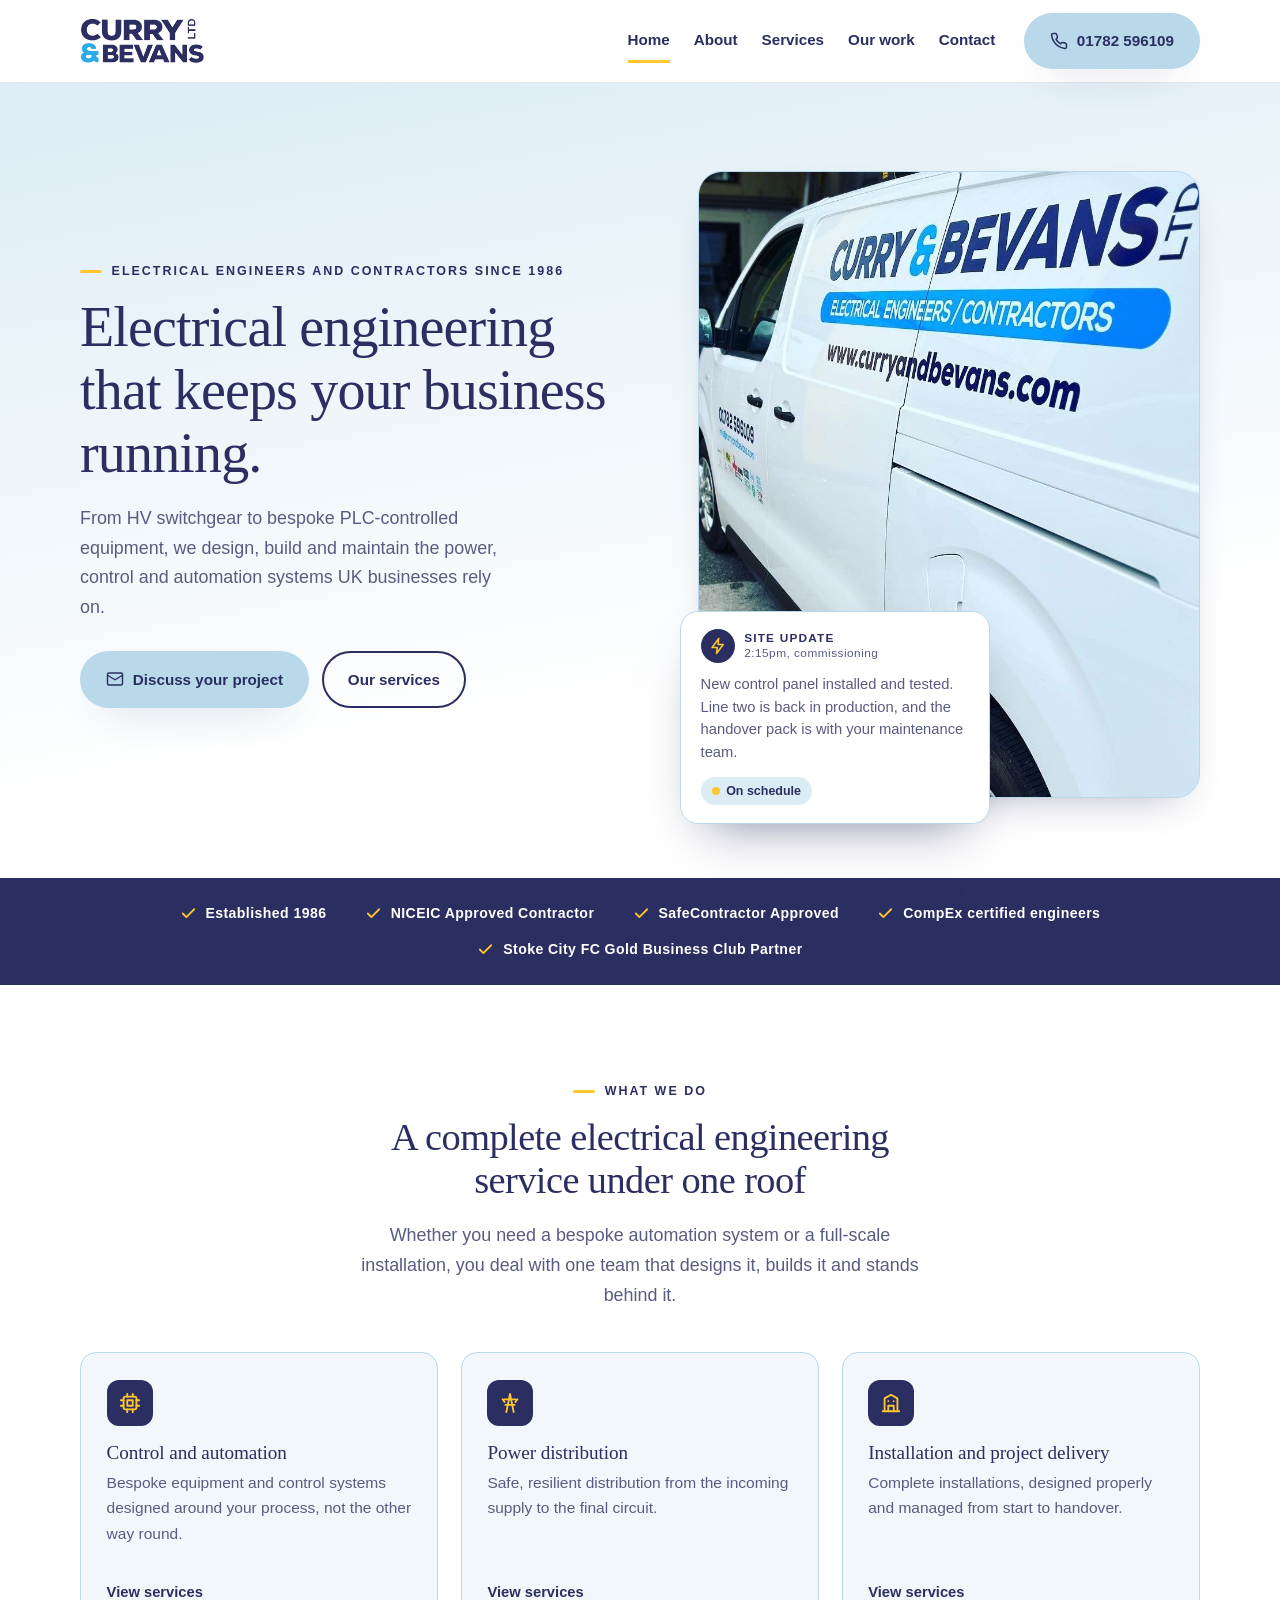
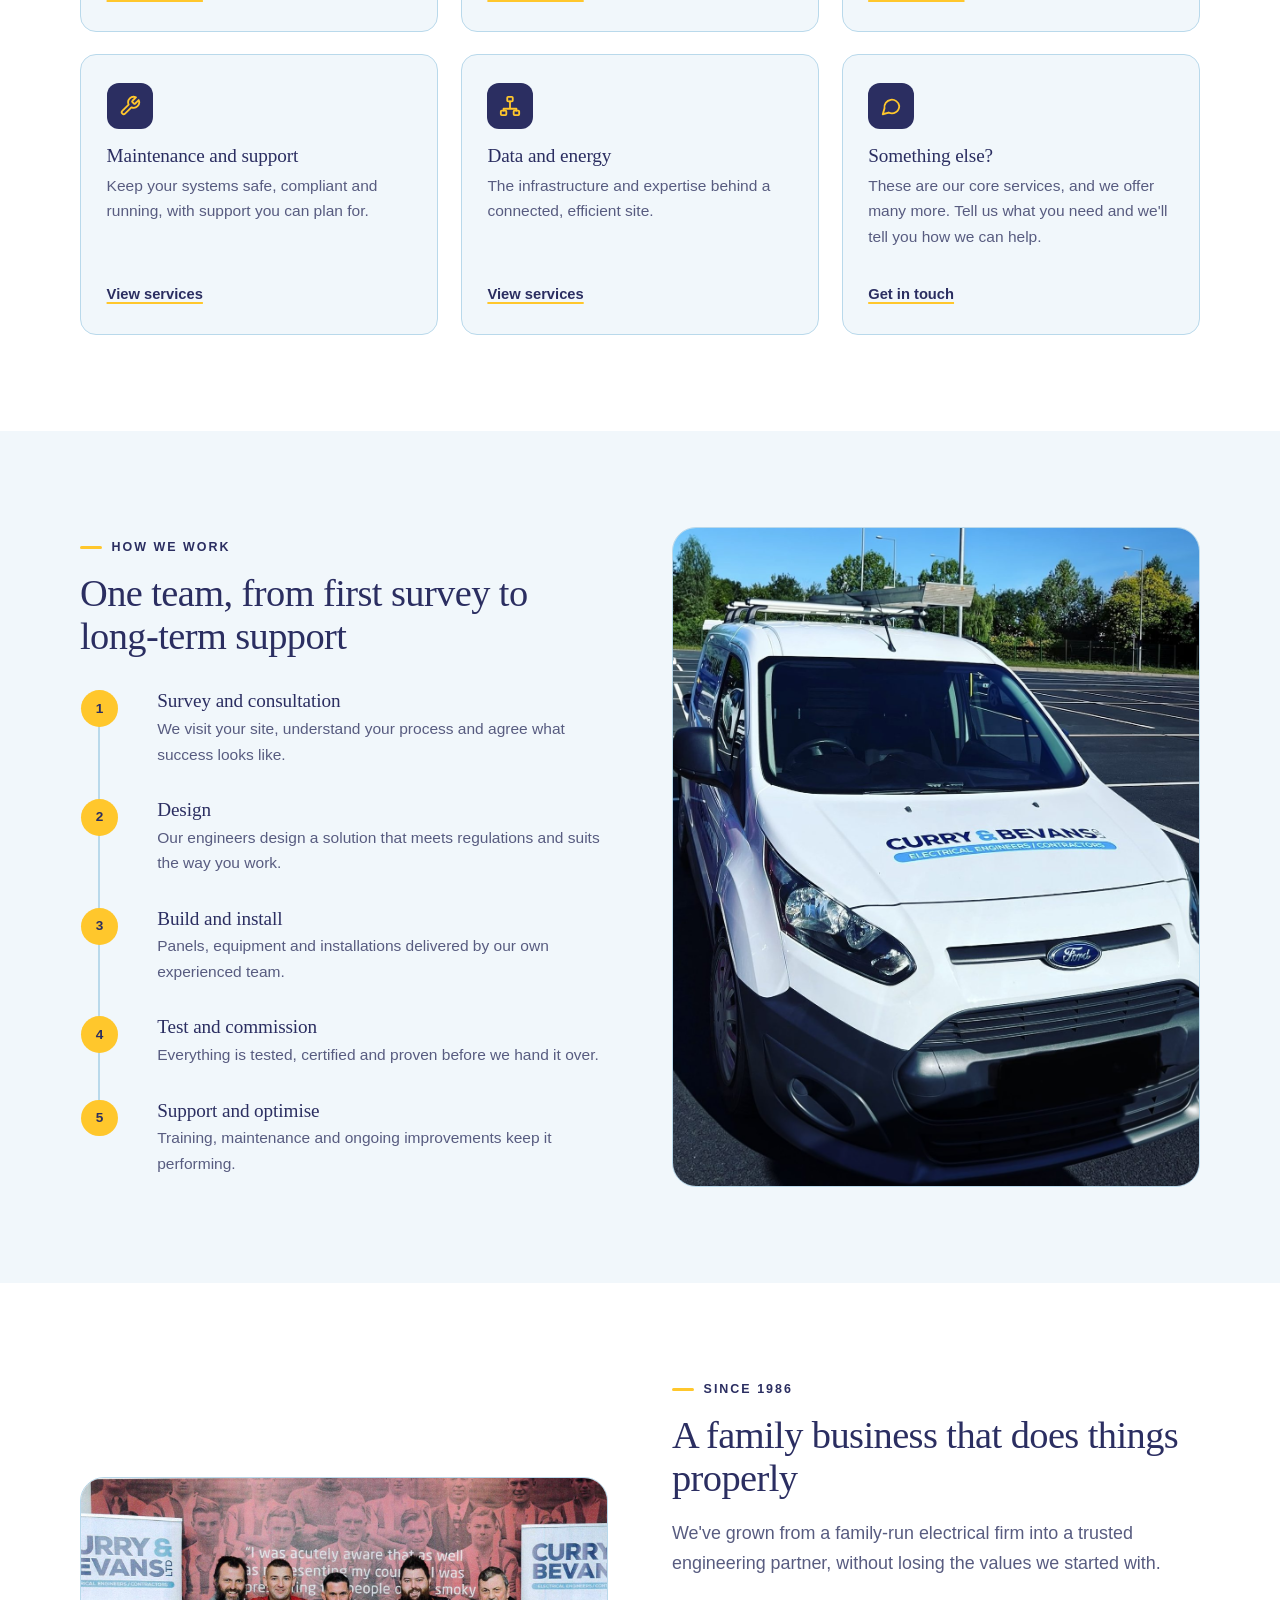
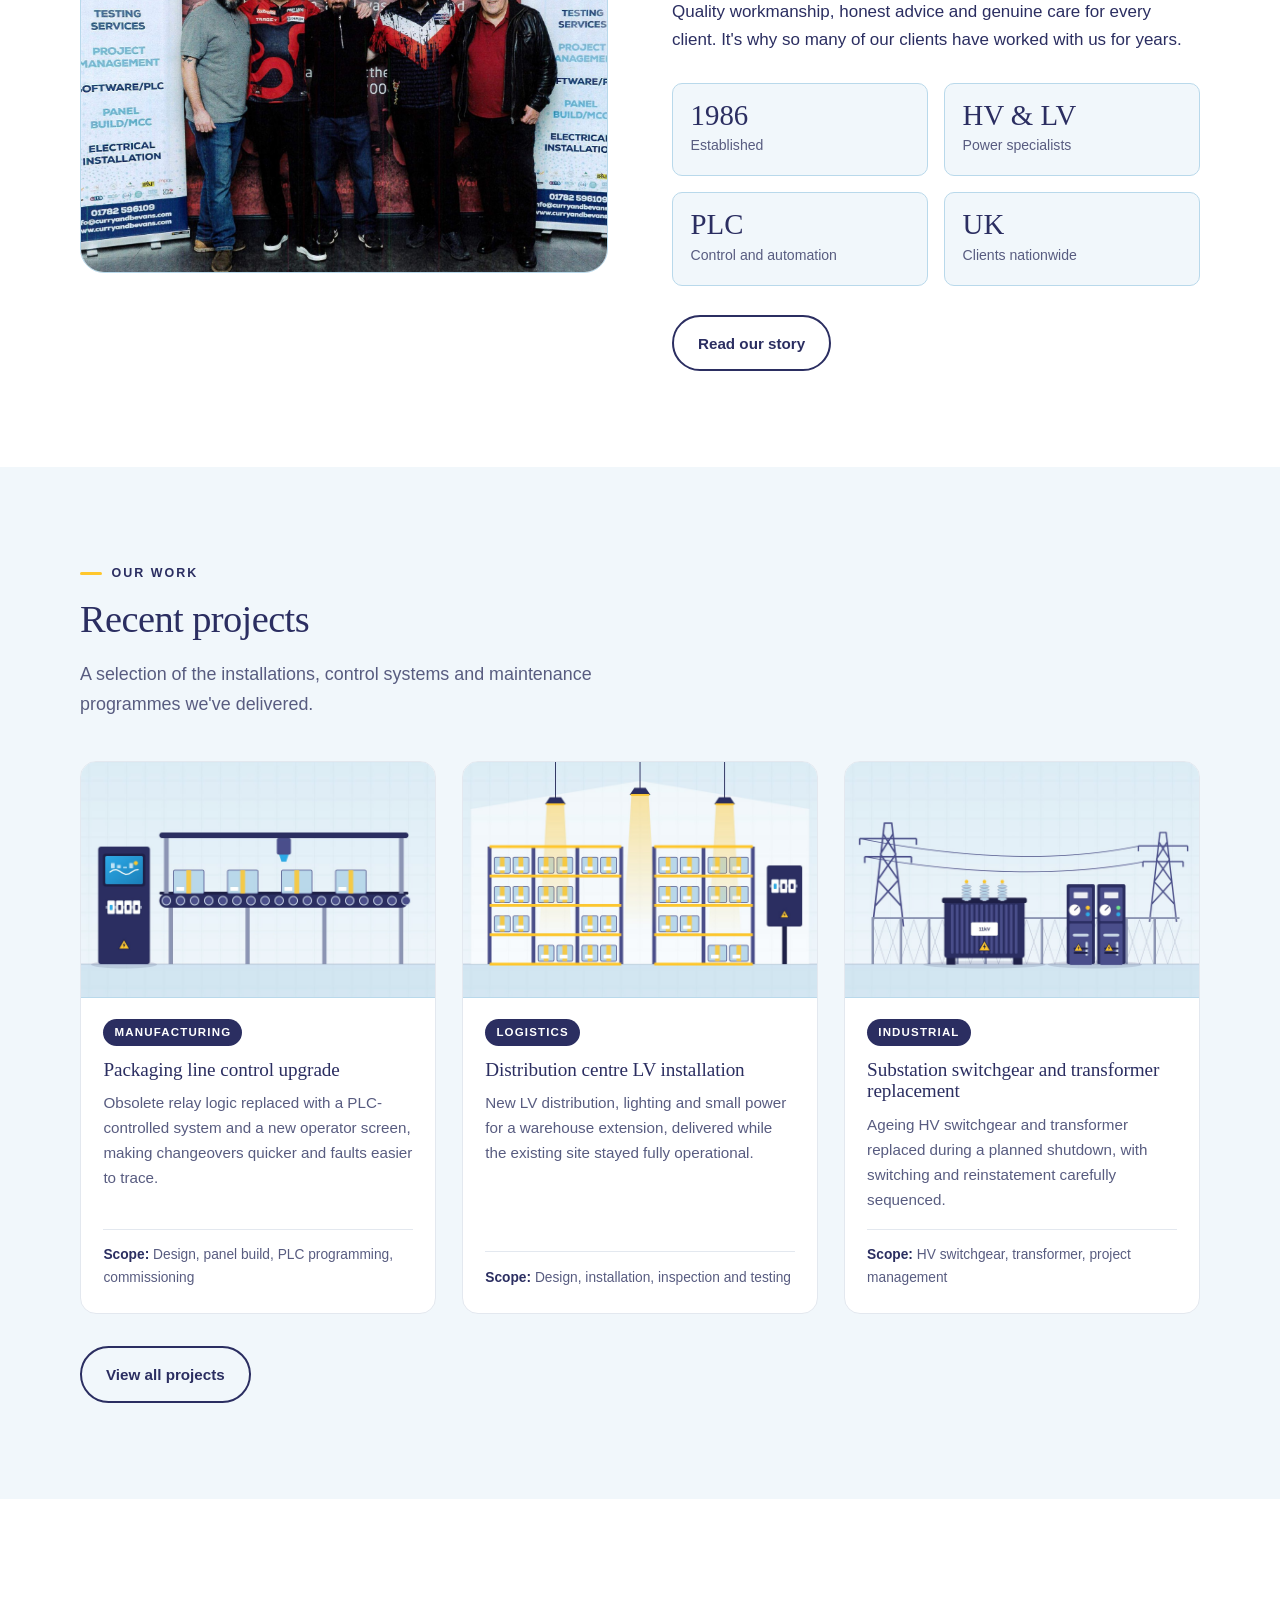
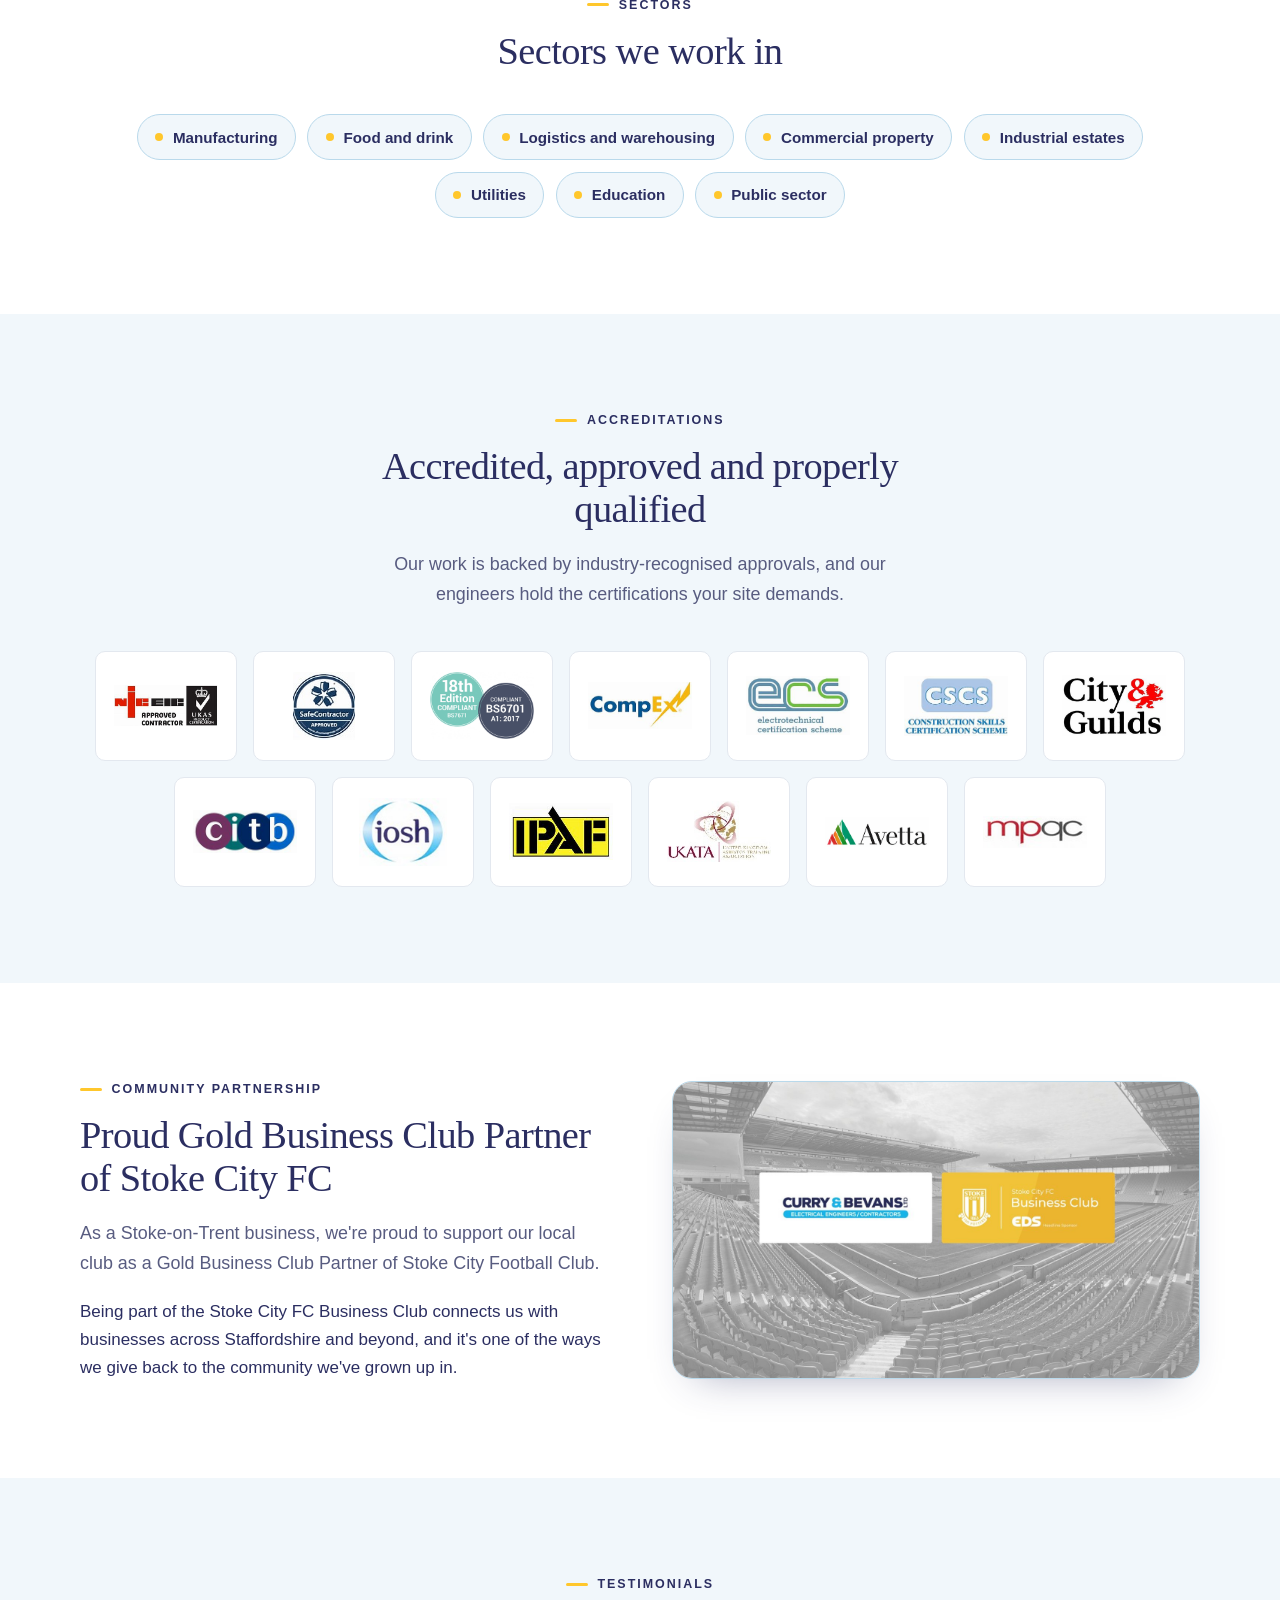
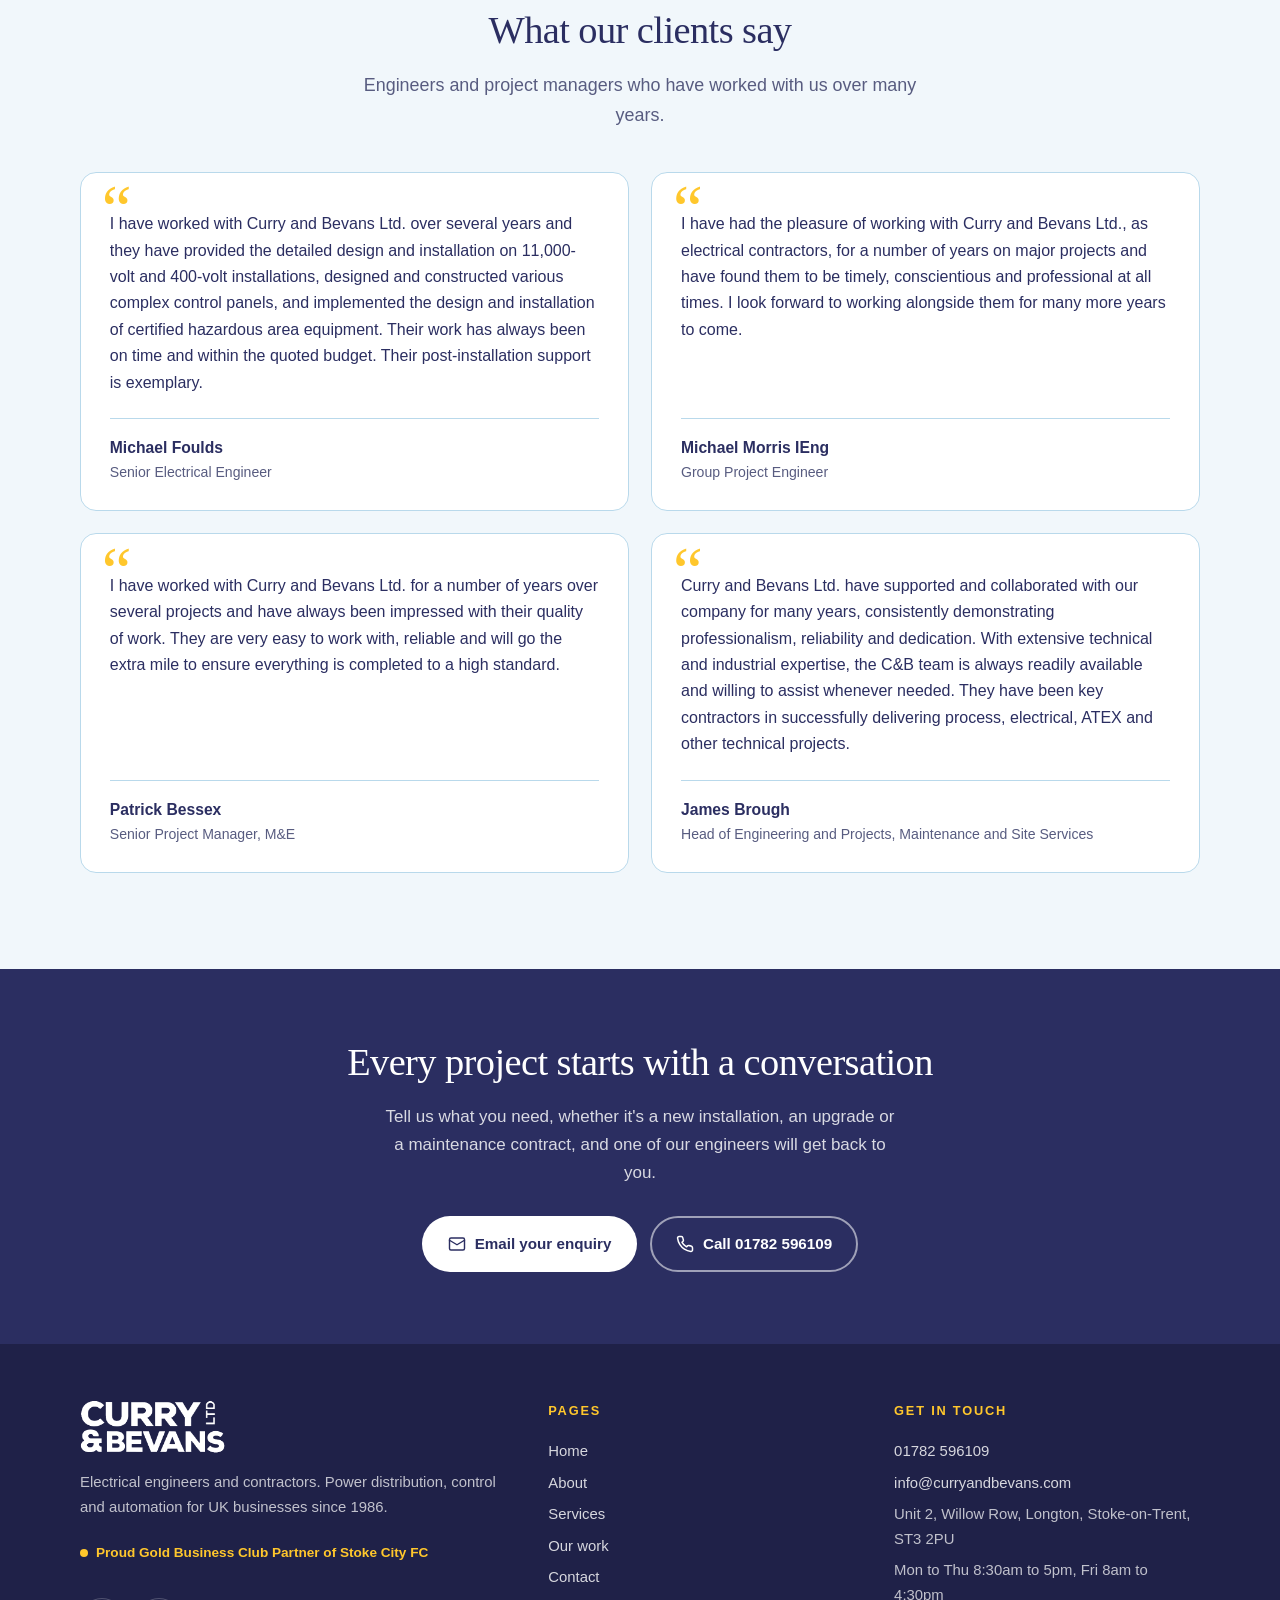
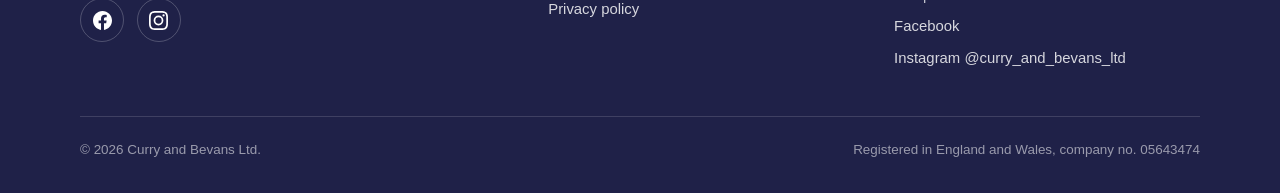
<file: index.html>
<!DOCTYPE html>
<html lang="en-GB">
<head>
<meta charset="utf-8">
<meta name="viewport" content="width=device-width, initial-scale=1">
<title>Curry and Bevans Ltd. | Electrical Engineers and Contractors since 1986</title>
<meta name="description" content="Family-run UK electrical engineers since 1986. HV and LV distribution, control panels, PLC and SCADA, installations, maintenance and service plans.">
<link rel="canonical" href="https://www.curryandbevans.com/">
<meta property="og:title" content="Curry and Bevans Ltd. | Electrical Engineers and Contractors since 1986">
<meta property="og:description" content="Family-run UK electrical engineers since 1986. HV and LV distribution, control panels, PLC and SCADA, installations, maintenance and service plans.">
<meta property="og:type" content="website">
<meta property="og:image" content="https://www.curryandbevans.com/logo-badge.png">
<meta name="theme-color" content="#2B2E61">
<link rel="icon" type="image/png" href="favicon.png">
<link rel="apple-touch-icon" href="apple-touch-icon.png">
<link rel="stylesheet" href="style.css">
</head>
<body>
<a class="skip-link" href="#main">Skip to content</a>
<header class="site-header">
  <div class="wrap">
    <a class="brand" href="index.html"><img src="logo-wordmark.png" alt="Curry and Bevans Ltd." width="488" height="180"></a>
    <button class="nav-toggle" type="button" aria-expanded="false" aria-controls="site-nav" aria-label="Open menu"><svg viewBox="0 0 24 24" fill="none" stroke="currentColor" stroke-width="2" stroke-linecap="round" aria-hidden="true"><line x1="3" y1="6" x2="21" y2="6"/><line x1="3" y1="12" x2="21" y2="12"/><line x1="3" y1="18" x2="21" y2="18"/></svg></button>
    <nav class="site-nav" id="site-nav" aria-label="Main"><ul><li><a href="index.html" aria-current="page">Home</a></li><li><a href="about.html">About</a></li><li><a href="services.html">Services</a></li><li><a href="our-work.html">Our work</a></li><li><a href="contact.html">Contact</a></li></ul></nav>
    <a class="btn btn--primary header-cta" href="tel:+441782596109"><svg viewBox="0 0 24 24" fill="none" stroke="currentColor" stroke-width="2" stroke-linecap="round" stroke-linejoin="round" aria-hidden="true"><path d="M22 16.9v3a2 2 0 0 1-2.2 2 19.8 19.8 0 0 1-8.6-3.1 19.5 19.5 0 0 1-6-6A19.8 19.8 0 0 1 2.1 4.2 2 2 0 0 1 4.1 2h3a2 2 0 0 1 2 1.7c.1.9.4 1.8.7 2.7a2 2 0 0 1-.5 2.1L8 9.8a16 16 0 0 0 6 6l1.3-1.3a2 2 0 0 1 2.1-.4c.9.3 1.8.6 2.7.7a2 2 0 0 1 1.7 2z"/></svg> 01782 596109</a>
  </div>
</header>
<main id="main">

<section class="hero"><div class="wrap">
  <div>
    <p class="eyebrow">Electrical engineers and contractors since 1986</p>
    <h1>Electrical engineering that keeps your business running.</h1>
    <p class="lede">From HV switchgear to bespoke PLC-controlled equipment, we design, build and maintain the power, control and automation systems UK businesses rely on.</p>
    <div class="btn-row">
      <a class="btn btn--primary" href="mailto:info@curryandbevans.com?subject=Project%20enquiry&body=Hello%20Curry%20and%20Bevans%20Ltd.%2C%0A%0ASite%20location%3A%0AWhat%20we%20need%20%28installation%2C%20upgrade%2C%20maintenance%2C%20breakdown%2C%20other%29%3A%0ATimescales%3A%0ABest%20contact%20number%3A%0A%0AThanks%2C%0A"><svg viewBox="0 0 24 24" fill="none" stroke="currentColor" stroke-width="1.9" stroke-linecap="round" stroke-linejoin="round" aria-hidden="true"><rect x="2" y="4" width="20" height="16" rx="2"/><path d="m22 7-10 6L2 7"/></svg> Discuss your project</a>
      <a class="btn btn--ghost" href="services.html">Our services</a>
    </div>
  </div>
  <div class="hero-visual">
    <div class="hero-photo"><img src="hero.jpg" alt="Curry and Bevans Ltd. branded van" onerror="this.remove()"></div>
    <div class="update-card">
      <div class="update-card__head">
        <span class="update-card__avatar"><svg viewBox="0 0 24 24" fill="none" stroke="currentColor" stroke-width="2" stroke-linecap="round" stroke-linejoin="round" aria-hidden="true"><path d="M13 2 4 14h7l-1 8 9-12h-7z"/></svg></span>
        <span><span class="update-card__meta">Site update</span><span class="update-card__time">2:15pm, commissioning</span></span>
      </div>
      <p>New control panel installed and tested. Line two is back in production, and the handover pack is with your maintenance team.</p>
      <span class="update-card__status">On schedule</span>
    </div>
  </div>
</div></section>

<div class="trust"><div class="wrap"><ul><li><svg viewBox="0 0 24 24" fill="none" stroke="currentColor" stroke-width="2.5" stroke-linecap="round" stroke-linejoin="round" aria-hidden="true"><polyline points="20 6 9 17 4 12"/></svg> Established 1986</li><li><svg viewBox="0 0 24 24" fill="none" stroke="currentColor" stroke-width="2.5" stroke-linecap="round" stroke-linejoin="round" aria-hidden="true"><polyline points="20 6 9 17 4 12"/></svg> NICEIC Approved Contractor</li><li><svg viewBox="0 0 24 24" fill="none" stroke="currentColor" stroke-width="2.5" stroke-linecap="round" stroke-linejoin="round" aria-hidden="true"><polyline points="20 6 9 17 4 12"/></svg> SafeContractor Approved</li><li><svg viewBox="0 0 24 24" fill="none" stroke="currentColor" stroke-width="2.5" stroke-linecap="round" stroke-linejoin="round" aria-hidden="true"><polyline points="20 6 9 17 4 12"/></svg> CompEx certified engineers</li><li><svg viewBox="0 0 24 24" fill="none" stroke="currentColor" stroke-width="2.5" stroke-linecap="round" stroke-linejoin="round" aria-hidden="true"><polyline points="20 6 9 17 4 12"/></svg> Stoke City FC Gold Business Club Partner</li></ul></div></div>

<section class="section"><div class="wrap">
  <div class="section-head is-centred reveal">
    <p class="eyebrow">What we do</p>
    <h2>A complete electrical engineering service under one roof</h2>
    <p class="lede">Whether you need a bespoke automation system or a full-scale installation, you deal with one team that designs it, builds it and stands behind it.</p>
  </div>
  <div class="grid grid--3"><div class="card reveal">
  <div class="card__icon"><svg viewBox="0 0 24 24" fill="none" stroke="currentColor" stroke-width="2" stroke-linecap="round" stroke-linejoin="round" aria-hidden="true"><rect x="5" y="5" width="14" height="14" rx="2"/><rect x="9" y="9" width="6" height="6"/><path d="M9 2v3M15 2v3M9 19v3M15 19v3M2 9h3M2 15h3M19 9h3M19 15h3"/></svg></div>
  <h3>Control and automation</h3>
  <p>Bespoke equipment and control systems designed around your process, not the other way round.</p>
  <a class="more" href="services.html#control">View services</a>
</div><div class="card reveal">
  <div class="card__icon"><svg viewBox="0 0 24 24" fill="none" stroke="currentColor" stroke-width="2" stroke-linecap="round" stroke-linejoin="round" aria-hidden="true"><path d="M8 22 12 2l4 20M6 8h12M7 14h10M4 8l2 3M20 8l-2 3"/></svg></div>
  <h3>Power distribution</h3>
  <p>Safe, resilient distribution from the incoming supply to the final circuit.</p>
  <a class="more" href="services.html#power">View services</a>
</div><div class="card reveal">
  <div class="card__icon"><svg viewBox="0 0 24 24" fill="none" stroke="currentColor" stroke-width="2" stroke-linecap="round" stroke-linejoin="round" aria-hidden="true"><path d="M3 21h18M5 21V7l7-4 7 4v14M9 21v-6h6v6M9 10h.01M15 10h.01"/></svg></div>
  <h3>Installation and project delivery</h3>
  <p>Complete installations, designed properly and managed from start to handover.</p>
  <a class="more" href="services.html#install">View services</a>
</div><div class="card reveal">
  <div class="card__icon"><svg viewBox="0 0 24 24" fill="none" stroke="currentColor" stroke-width="2" stroke-linecap="round" stroke-linejoin="round" aria-hidden="true"><path d="M14.7 6.3a1 1 0 0 0 0 1.4l1.6 1.6a1 1 0 0 0 1.4 0l3.77-3.77a6 6 0 0 1-7.94 7.94l-6.91 6.91a2.12 2.12 0 0 1-3-3l6.91-6.91a6 6 0 0 1 7.94-7.94l-3.76 3.76z"/></svg></div>
  <h3>Maintenance and support</h3>
  <p>Keep your systems safe, compliant and running, with support you can plan for.</p>
  <a class="more" href="services.html#maintenance">View services</a>
</div><div class="card reveal">
  <div class="card__icon"><svg viewBox="0 0 24 24" fill="none" stroke="currentColor" stroke-width="2" stroke-linecap="round" stroke-linejoin="round" aria-hidden="true"><rect x="9" y="2" width="6" height="5" rx="1"/><rect x="2" y="17" width="6" height="5" rx="1"/><rect x="16" y="17" width="6" height="5" rx="1"/><path d="M12 7v5M5 17v-2h14v2M12 12v3"/></svg></div>
  <h3>Data and energy</h3>
  <p>The infrastructure and expertise behind a connected, efficient site.</p>
  <a class="more" href="services.html#data">View services</a>
</div><div class="card reveal">
  <div class="card__icon"><svg viewBox="0 0 24 24" fill="none" stroke="currentColor" stroke-width="2" stroke-linecap="round" stroke-linejoin="round" aria-hidden="true"><path d="M21 12a8 8 0 0 1-11.6 7.1L3 21l1.9-6.4A8 8 0 1 1 21 12z"/></svg></div>
  <h3>Something else?</h3>
  <p>These are our core services, and we offer many more. Tell us what you need and we'll tell you how we can help.</p>
  <a class="more" href="contact.html">Get in touch</a>
</div></div>
</div></section>

<section class="section section--tint"><div class="wrap"><div class="split">
  <div class="reveal">
    <p class="eyebrow">How we work</p>
    <h2>One team, from first survey to long-term support</h2>
    <ol class="timeline" style="margin-top:2rem"><li data-step="1"><h3>Survey and consultation</h3><p>We visit your site, understand your process and agree what success looks like.</p></li><li data-step="2"><h3>Design</h3><p>Our engineers design a solution that meets regulations and suits the way you work.</p></li><li data-step="3"><h3>Build and install</h3><p>Panels, equipment and installations delivered by our own experienced team.</p></li><li data-step="4"><h3>Test and commission</h3><p>Everything is tested, certified and proven before we hand it over.</p></li><li data-step="5"><h3>Support and optimise</h3><p>Training, maintenance and ongoing improvements keep it performing.</p></li></ol>
  </div>
  <div class="reveal"><div class="split__photo"><img src="how-we-work.jpg" alt="Curry and Bevans Ltd. company van" loading="lazy" onerror="this.remove()"></div></div>
</div></div></section>

<section class="section"><div class="wrap"><div class="split split--reverse">
  <div class="reveal">
    <p class="eyebrow">Since 1986</p>
    <h2>A family business that does things properly</h2>
    <p class="lede">We've grown from a family-run electrical firm into a trusted engineering partner, without losing the values we started with.</p>
    <p>Quality workmanship, honest advice and genuine care for every client. It's why so many of our clients have worked with us for years.</p>
    <div class="stats">
      <div class="stat"><strong>1986</strong><span>Established</span></div>
      <div class="stat"><strong>HV &amp; LV</strong><span>Power specialists</span></div>
      <div class="stat"><strong>PLC</strong><span>Control and automation</span></div>
      <div class="stat"><strong>UK</strong><span>Clients nationwide</span></div>
    </div>
    <div class="btn-row" style="margin-top:1.8rem"><a class="btn btn--ghost" href="about.html">Read our story</a></div>
  </div>
  <div class="reveal"><div class="split__photo split__photo--wide"><img src="about-story.jpg" alt="The Curry and Bevans Ltd. team at a darts event" loading="lazy" onerror="this.remove()"></div></div>
</div></div></section>

<section class="section section--tint"><div class="wrap">
  <div class="section-head reveal">
    <p class="eyebrow">Our work</p>
    <h2>Recent projects</h2>
    <p class="lede">A selection of the installations, control systems and maintenance programmes we've delivered.</p>
  </div>
  <div class="gallery"><article class="project reveal" data-sector="manufacturing">
  <div class="shot"><img src="work-1.jpg" alt="" loading="lazy" onerror="this.remove()"></div>
  <div class="project__body">
    <span class="tag">Manufacturing</span>
    <h3>Packaging line control upgrade</h3>
    <p>Obsolete relay logic replaced with a PLC-controlled system and a new operator screen, making changeovers quicker and faults easier to trace.</p>
    <p class="scope"><strong>Scope:</strong> Design, panel build, PLC programming, commissioning</p>
  </div>
</article><article class="project reveal" data-sector="commercial">
  <div class="shot"><img src="work-2.jpg" alt="" loading="lazy" onerror="this.remove()"></div>
  <div class="project__body">
    <span class="tag">Logistics</span>
    <h3>Distribution centre LV installation</h3>
    <p>New LV distribution, lighting and small power for a warehouse extension, delivered while the existing site stayed fully operational.</p>
    <p class="scope"><strong>Scope:</strong> Design, installation, inspection and testing</p>
  </div>
</article><article class="project reveal" data-sector="industrial">
  <div class="shot"><img src="work-3.jpg" alt="" loading="lazy" onerror="this.remove()"></div>
  <div class="project__body">
    <span class="tag">Industrial</span>
    <h3>Substation switchgear and transformer replacement</h3>
    <p>Ageing HV switchgear and transformer replaced during a planned shutdown, with switching and reinstatement carefully sequenced.</p>
    <p class="scope"><strong>Scope:</strong> HV switchgear, transformer, project management</p>
  </div>
</article></div>
  <div class="btn-row" style="margin-top:2rem"><a class="btn btn--ghost" href="our-work.html">View all projects</a></div>
</div></section>

<section class="section"><div class="wrap">
  <div class="section-head is-centred reveal">
    <p class="eyebrow">Sectors</p>
    <h2>Sectors we work in</h2>
  </div>
  <!-- PLACEHOLDER: confirm sector list with Curry and Bevans Ltd. -->
  <ul class="area-list reveal"><li>Manufacturing</li><li>Food and drink</li><li>Logistics and warehousing</li><li>Commercial property</li><li>Industrial estates</li><li>Utilities</li><li>Education</li><li>Public sector</li></ul>
</div></section>

<section class="section section--tint" id="accreditations"><div class="wrap">
  <div class="section-head is-centred reveal">
    <p class="eyebrow">Accreditations</p>
    <h2>Accredited, approved and properly qualified</h2>
    <p class="lede">Our work is backed by industry-recognised approvals, and our engineers hold the certifications your site demands.</p>
  </div>
  <ul class="accreds reveal"><li class="accred"><img src="niceic-ukas.png" alt="NICEIC Approved Contractor, UKAS product certification" loading="lazy"></li><li class="accred"><img src="safecontractor.png" alt="SafeContractor Approved" loading="lazy"></li><li class="accred"><img src="18th-edition-bs6701.png" alt="18th Edition BS 7671 and BS 6701 compliant" loading="lazy"></li><li class="accred"><img src="compex.png" alt="CompEx certified engineers" loading="lazy"></li><li class="accred"><img src="ecs.png" alt="ECS, Electrotechnical Certification Scheme" loading="lazy"></li><li class="accred"><img src="cscs.png" alt="CSCS, Construction Skills Certification Scheme" loading="lazy"></li><li class="accred"><img src="city-and-guilds.png" alt="City and Guilds" loading="lazy"></li><li class="accred"><img src="citb.png" alt="CITB" loading="lazy"></li><li class="accred"><img src="iosh.png" alt="IOSH" loading="lazy"></li><li class="accred"><img src="ipaf.png" alt="IPAF" loading="lazy"></li><li class="accred"><img src="ukata.png" alt="UKATA, United Kingdom Asbestos Training Association" loading="lazy"></li><li class="accred"><img src="avetta.png" alt="Avetta" loading="lazy"></li><li class="accred"><img src="mpqc.png" alt="MPQC" loading="lazy"></li></ul>
</div></section>

<section class="section" id="stoke-city"><div class="wrap"><div class="split">
  <div class="reveal">
    <p class="eyebrow">Community partnership</p>
    <h2>Proud Gold Business Club Partner of Stoke City FC</h2>
    <p class="lede">As a Stoke-on-Trent business, we're proud to support our local club as a Gold Business Club Partner of Stoke City Football Club.</p>
    <p>Being part of the Stoke City FC Business Club connects us with businesses across Staffordshire and beyond, and it's one of the ways we give back to the community we've grown up in.</p>
  </div>
  <div class="reveal">
    <img class="partner-img" src="stoke-city-gold-business-club.jpg" alt="Curry and Bevans Ltd., Gold Business Club Partner of Stoke City FC" width="1400" height="788" loading="lazy">
  </div>
</div></div></section>

<section class="section section--tint"><div class="wrap">
  <div class="section-head is-centred reveal">
    <p class="eyebrow">Testimonials</p>
    <h2>What our clients say</h2>
    <p class="lede">Engineers and project managers who have worked with us over many years.</p>
  </div>
  <div class="grid grid--2"><figure class="quote-card reveal">
  <blockquote>I have worked with Curry and Bevans Ltd. over several years and they have provided the detailed design and installation on 11,000-volt and 400-volt installations, designed and constructed various complex control panels, and implemented the design and installation of certified hazardous area equipment. Their work has always been on time and within the quoted budget. Their post-installation support is exemplary.</blockquote>
  <figcaption><strong>Michael Foulds</strong><span>Senior Electrical Engineer</span></figcaption>
</figure><figure class="quote-card reveal">
  <blockquote>I have had the pleasure of working with Curry and Bevans Ltd., as electrical contractors, for a number of years on major projects and have found them to be timely, conscientious and professional at all times. I look forward to working alongside them for many more years to come.</blockquote>
  <figcaption><strong>Michael Morris IEng</strong><span>Group Project Engineer</span></figcaption>
</figure><figure class="quote-card reveal">
  <blockquote>I have worked with Curry and Bevans Ltd. for a number of years over several projects and have always been impressed with their quality of work. They are very easy to work with, reliable and will go the extra mile to ensure everything is completed to a high standard.</blockquote>
  <figcaption><strong>Patrick Bessex</strong><span>Senior Project Manager, M&amp;E</span></figcaption>
</figure><figure class="quote-card reveal">
  <blockquote>Curry and Bevans Ltd. have supported and collaborated with our company for many years, consistently demonstrating professionalism, reliability and dedication. With extensive technical and industrial expertise, the C&amp;B team is always readily available and willing to assist whenever needed. They have been key contractors in successfully delivering process, electrical, ATEX and other technical projects.</blockquote>
  <figcaption><strong>James Brough</strong><span>Head of Engineering and Projects, Maintenance and Site Services</span></figcaption>
</figure></div>
</div></section>
<section class="cta-band"><div class="wrap">
  <h2>Every project starts with a conversation</h2>
  <p>Tell us what you need, whether it's a new installation, an upgrade or a maintenance contract, and one of our engineers will get back to you.</p>
  <div class="btn-row">
    <a class="btn btn--light" href="mailto:info@curryandbevans.com?subject=Project%20enquiry&body=Hello%20Curry%20and%20Bevans%20Ltd.%2C%0A%0ASite%20location%3A%0AWhat%20we%20need%20%28installation%2C%20upgrade%2C%20maintenance%2C%20breakdown%2C%20other%29%3A%0ATimescales%3A%0ABest%20contact%20number%3A%0A%0AThanks%2C%0A"><svg viewBox="0 0 24 24" fill="none" stroke="currentColor" stroke-width="1.9" stroke-linecap="round" stroke-linejoin="round" aria-hidden="true"><rect x="2" y="4" width="20" height="16" rx="2"/><path d="m22 7-10 6L2 7"/></svg> Email your enquiry</a>
    <a class="btn btn--outline-light" href="tel:+441782596109"><svg viewBox="0 0 24 24" fill="none" stroke="currentColor" stroke-width="2" stroke-linecap="round" stroke-linejoin="round" aria-hidden="true"><path d="M22 16.9v3a2 2 0 0 1-2.2 2 19.8 19.8 0 0 1-8.6-3.1 19.5 19.5 0 0 1-6-6A19.8 19.8 0 0 1 2.1 4.2 2 2 0 0 1 4.1 2h3a2 2 0 0 1 2 1.7c.1.9.4 1.8.7 2.7a2 2 0 0 1-.5 2.1L8 9.8a16 16 0 0 0 6 6l1.3-1.3a2 2 0 0 1 2.1-.4c.9.3 1.8.6 2.7.7a2 2 0 0 1 1.7 2z"/></svg> Call 01782 596109</a>
  </div>
</div></section>
</main>
<footer class="site-footer">
  <div class="wrap">
    <div class="footer-grid">
      <div>
        <img class="footer-logo" src="logo-wordmark-white.png" alt="Curry and Bevans Ltd.">
        <p>Electrical engineers and contractors. Power distribution, control and automation for UK businesses since 1986.</p>
        <p class="footer-partner">Proud Gold Business Club Partner of Stoke City FC</p>
        <div class="footer-social">
          <a href="https://www.facebook.com/share/18KANjBvnG/" aria-label="Curry and Bevans Ltd. on Facebook" target="_blank" rel="noopener"><svg viewBox="0 0 24 24" fill="currentColor" aria-hidden="true"><path d="M24 12.07C24 5.4 18.63 0 12 0S0 5.4 0 12.07C0 18.1 4.39 23.1 10.13 24v-8.44H7.08v-3.49h3.05V9.41c0-3.02 1.79-4.69 4.53-4.69 1.31 0 2.68.24 2.68.24v2.97h-1.51c-1.49 0-1.96.93-1.96 1.89v2.25h3.33l-.53 3.49h-2.8V24C19.61 23.1 24 18.1 24 12.07"/></svg></a>
          <a href="https://www.instagram.com/curry_and_bevans_ltd/" aria-label="Curry and Bevans Ltd. on Instagram" target="_blank" rel="noopener"><svg viewBox="0 0 24 24" fill="currentColor" aria-hidden="true"><path d="M12 2.16c3.2 0 3.58.01 4.85.07 1.17.05 1.8.25 2.23.41.56.22.96.48 1.38.9.42.42.68.82.9 1.38.16.42.36 1.06.41 2.23.06 1.27.07 1.65.07 4.85s-.01 3.58-.07 4.85c-.05 1.17-.25 1.8-.41 2.23-.22.56-.48.96-.9 1.38-.42.42-.82.68-1.38.9-.42.16-1.06.36-2.23.41-1.27.06-1.65.07-4.85.07s-3.58-.01-4.85-.07c-1.17-.05-1.8-.25-2.23-.41-.56-.22-.96-.48-1.38-.9a3.8 3.8 0 0 1-.9-1.38c-.16-.42-.36-1.06-.41-2.23-.06-1.27-.07-1.65-.07-4.85s.01-3.58.07-4.85c.05-1.17.25-1.8.41-2.23.22-.56.48-.96.9-1.38.42-.42.82-.68 1.38-.9.42-.16 1.06-.36 2.23-.41C8.42 2.17 8.8 2.16 12 2.16M12 0C8.74 0 8.33.01 7.05.07 5.78.13 4.9.33 4.14.63c-.79.3-1.46.71-2.13 1.38A5.9 5.9 0 0 0 .63 4.14c-.3.76-.5 1.64-.56 2.91C.01 8.33 0 8.74 0 12s.01 3.67.07 4.95c.06 1.27.26 2.15.56 2.91.3.79.71 1.46 1.38 2.13.67.67 1.34 1.08 2.13 1.38.76.3 1.64.5 2.91.56C8.33 23.99 8.74 24 12 24s3.67-.01 4.95-.07c1.27-.06 2.15-.26 2.91-.56.79-.3 1.46-.71 2.13-1.38.67-.67 1.08-1.34 1.38-2.13.3-.76.5-1.64.56-2.91.06-1.28.07-1.69.07-4.95s-.01-3.67-.07-4.95c-.06-1.27-.26-2.15-.56-2.91-.3-.79-.71-1.46-1.38-2.13A5.9 5.9 0 0 0 19.86.63c-.76-.3-1.64-.5-2.91-.56C15.67.01 15.26 0 12 0m0 5.84a6.16 6.16 0 1 0 0 12.32 6.16 6.16 0 0 0 0-12.32M12 16a4 4 0 1 1 0-8 4 4 0 0 1 0 8m7.85-10.4a1.44 1.44 0 1 1-2.88 0 1.44 1.44 0 0 1 2.88 0"/></svg></a>
        </div>
      </div>
      <div>
        <h4>Pages</h4>
        <ul><li><a href="index.html">Home</a></li><li><a href="about.html">About</a></li><li><a href="services.html">Services</a></li><li><a href="our-work.html">Our work</a></li><li><a href="contact.html">Contact</a></li><li><a href="privacy.html">Privacy policy</a></li></ul>
      </div>
      <div>
        <h4>Get in touch</h4>
        <ul>
          <li><a href="tel:+441782596109">01782 596109</a></li>
          <li><a href="mailto:info@curryandbevans.com">info@curryandbevans.com</a></li>
          <li>Unit 2, Willow Row, Longton, Stoke-on-Trent, ST3 2PU</li>
          <li>Mon to Thu 8:30am to 5pm, Fri 8am to 4:30pm</li>
          <li><a href="https://www.facebook.com/share/18KANjBvnG/" target="_blank" rel="noopener">Facebook</a></li>
          <li><a href="https://www.instagram.com/curry_and_bevans_ltd/" target="_blank" rel="noopener">Instagram @curry_and_bevans_ltd</a></li>
        </ul>
      </div>
    </div>
    <div class="footer-base">
      <span>&copy; <span data-year>2026</span> Curry and Bevans Ltd.</span>
      <span>Registered in England and Wales, company no. 05643474</span>
    </div>
  </div>
</footer>
<a class="float-call" href="tel:+441782596109" aria-label="Call Curry and Bevans Ltd."><svg viewBox="0 0 24 24" fill="none" stroke="currentColor" stroke-width="2" stroke-linecap="round" stroke-linejoin="round" aria-hidden="true"><path d="M22 16.9v3a2 2 0 0 1-2.2 2 19.8 19.8 0 0 1-8.6-3.1 19.5 19.5 0 0 1-6-6A19.8 19.8 0 0 1 2.1 4.2 2 2 0 0 1 4.1 2h3a2 2 0 0 1 2 1.7c.1.9.4 1.8.7 2.7a2 2 0 0 1-.5 2.1L8 9.8a16 16 0 0 0 6 6l1.3-1.3a2 2 0 0 1 2.1-.4c.9.3 1.8.6 2.7.7a2 2 0 0 1 1.7 2z"/></svg></a>
<script src="main.js"></script>
</body>
</html>
</file>
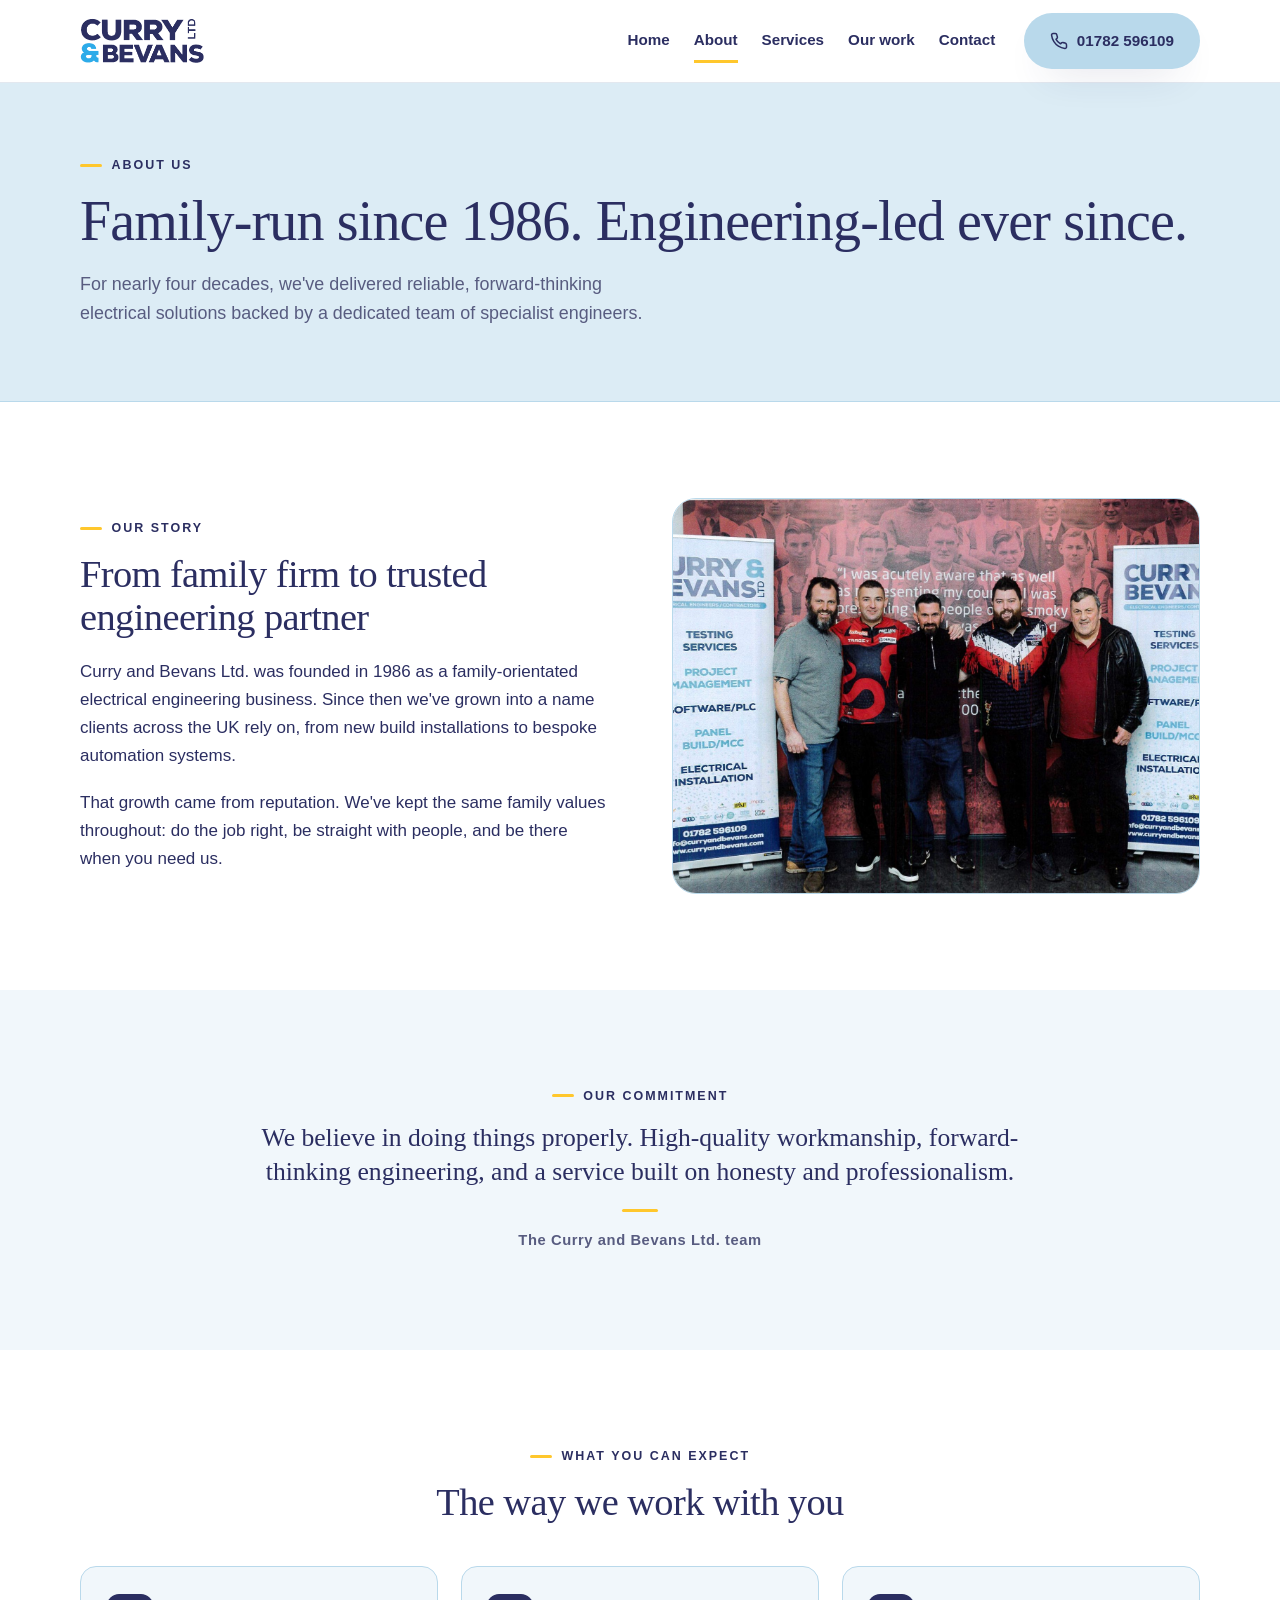
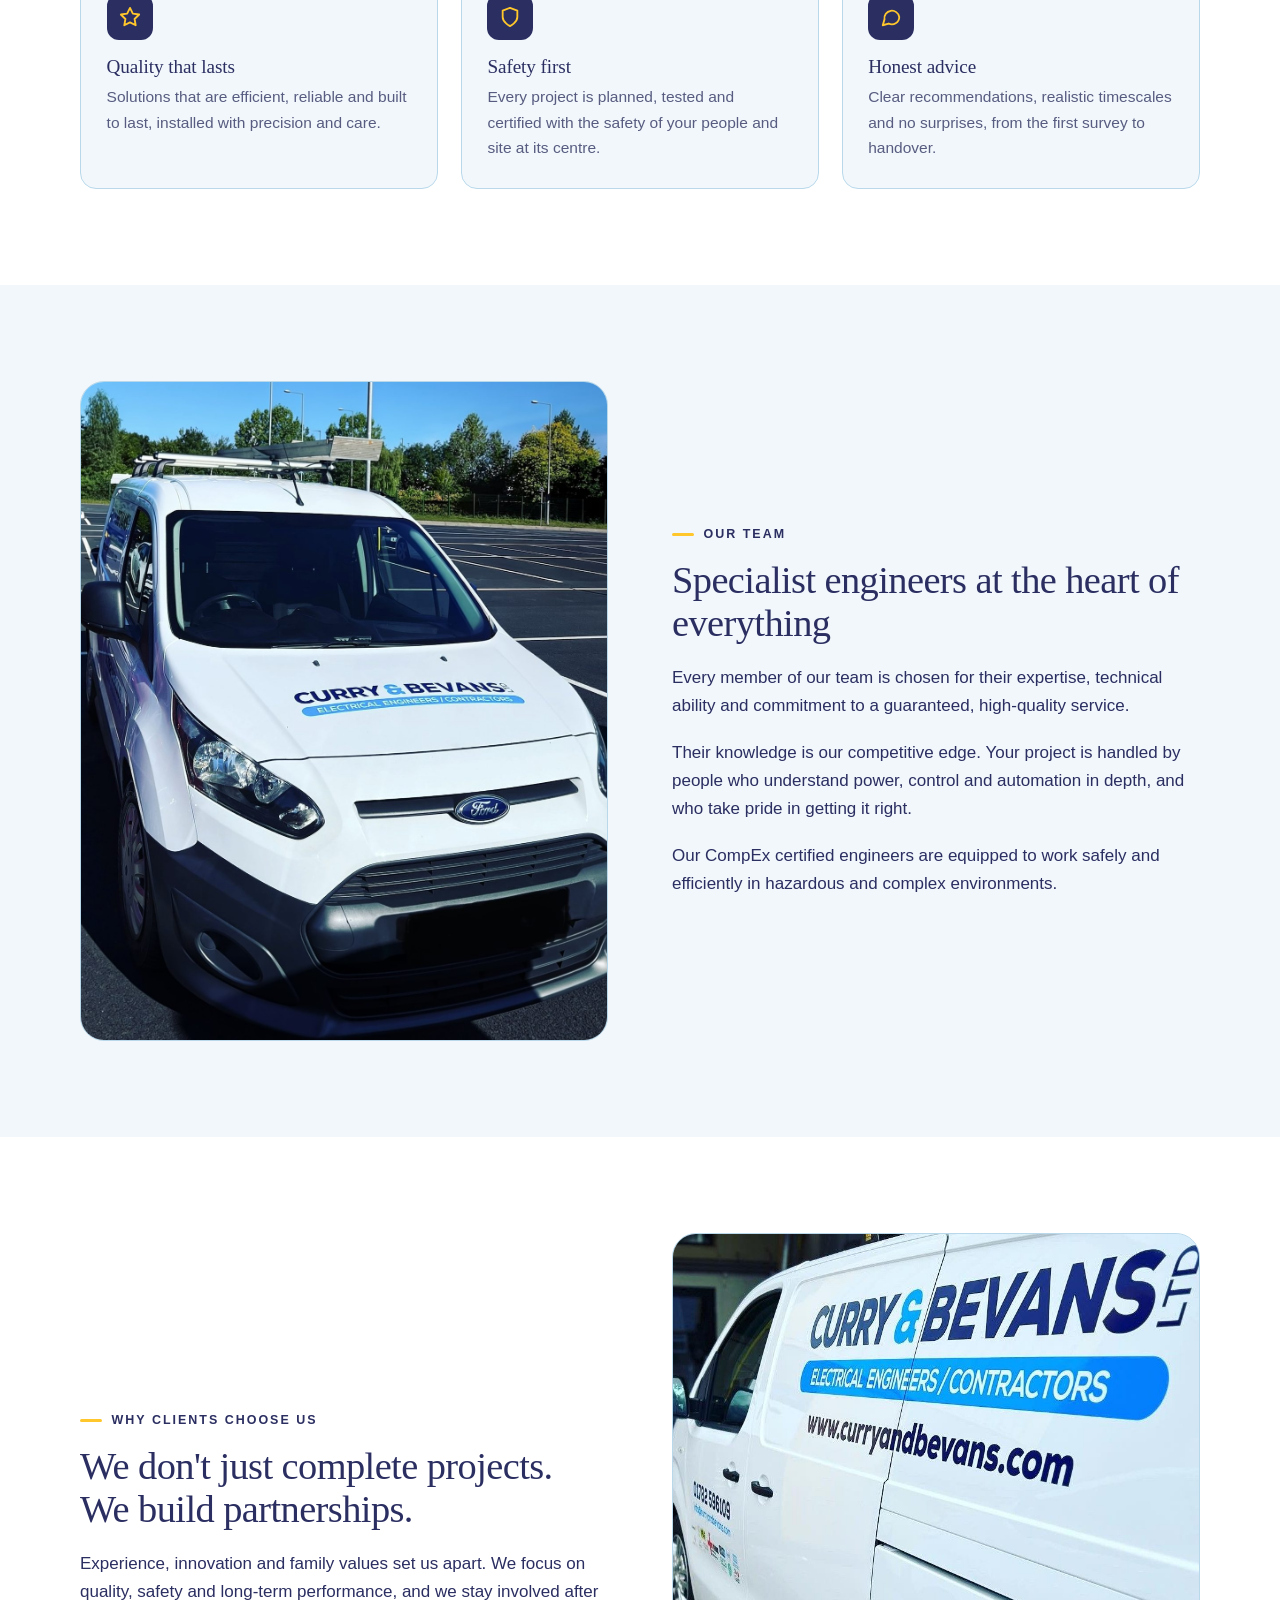
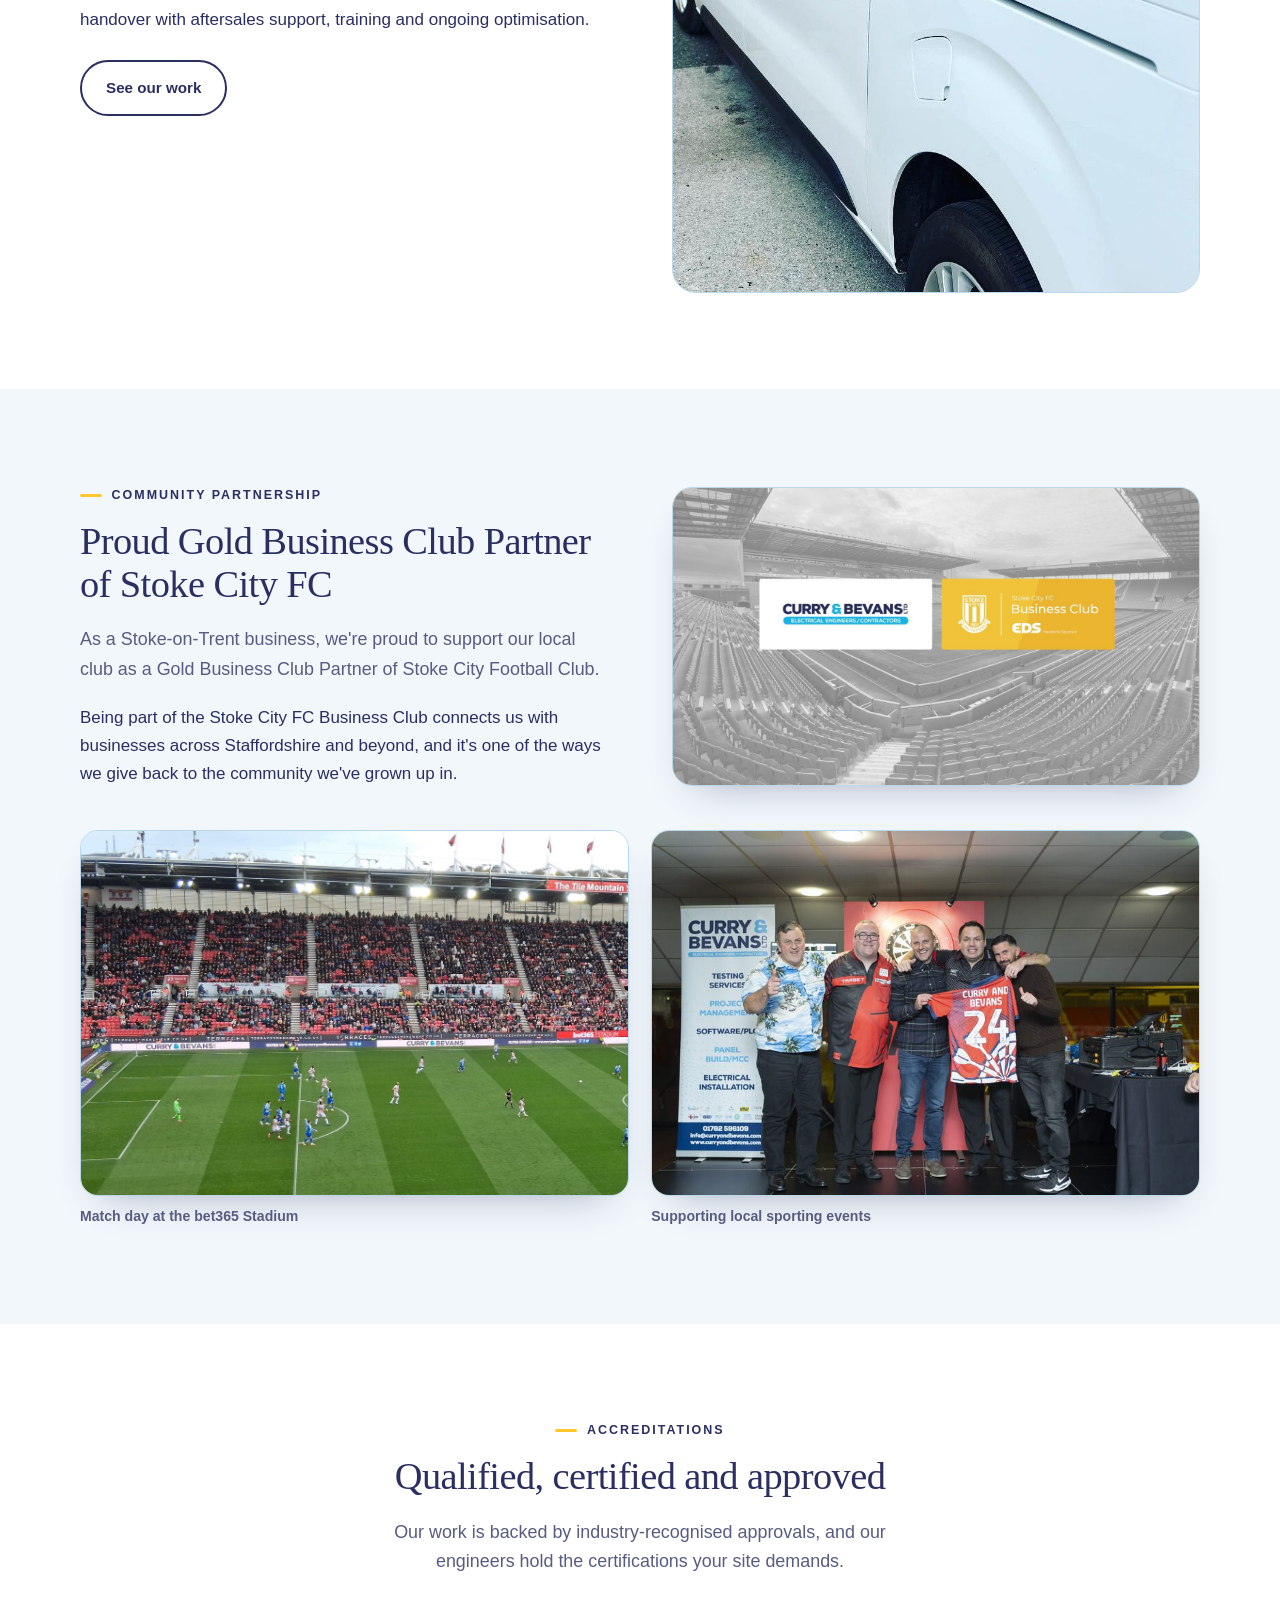
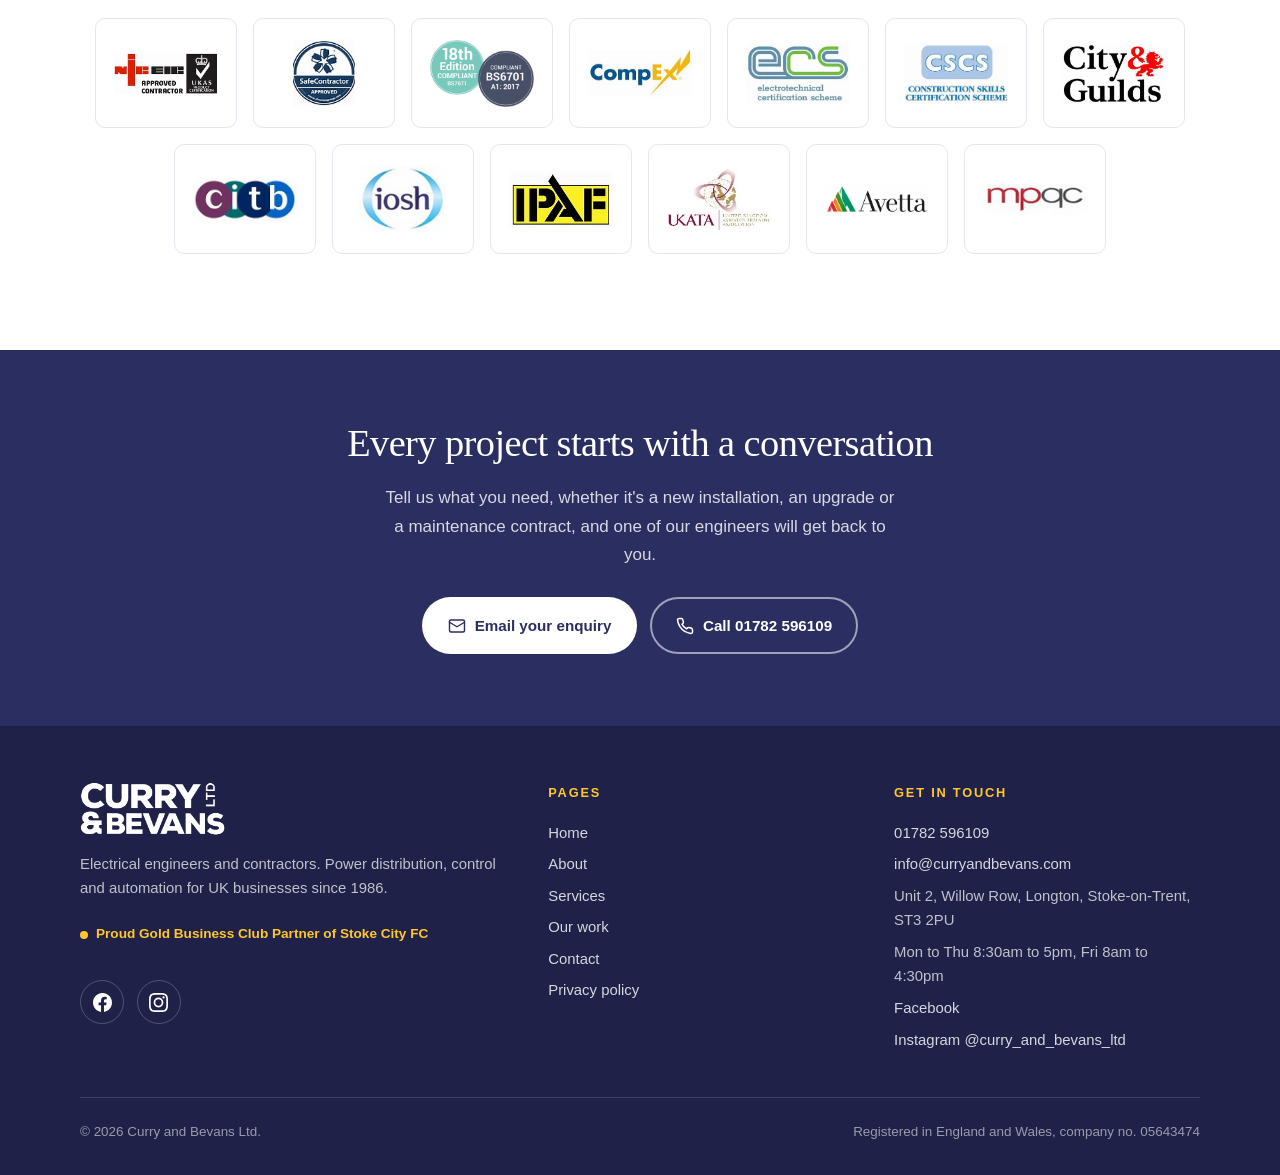
<file: about.html>
<!DOCTYPE html>
<html lang="en-GB">
<head>
<meta charset="utf-8">
<meta name="viewport" content="width=device-width, initial-scale=1">
<title>About us | Curry and Bevans Ltd.</title>
<meta name="description" content="Founded in 1986, Curry and Bevans Ltd. is a family-run electrical engineering firm with a dedicated team of specialist engineers.">
<link rel="canonical" href="https://www.curryandbevans.com/about.html">
<meta property="og:title" content="About us | Curry and Bevans Ltd.">
<meta property="og:description" content="Founded in 1986, Curry and Bevans Ltd. is a family-run electrical engineering firm with a dedicated team of specialist engineers.">
<meta property="og:type" content="website">
<meta property="og:image" content="https://www.curryandbevans.com/logo-badge.png">
<meta name="theme-color" content="#2B2E61">
<link rel="icon" type="image/png" href="favicon.png">
<link rel="apple-touch-icon" href="apple-touch-icon.png">
<link rel="stylesheet" href="style.css">
</head>
<body>
<a class="skip-link" href="#main">Skip to content</a>
<header class="site-header">
  <div class="wrap">
    <a class="brand" href="index.html"><img src="logo-wordmark.png" alt="Curry and Bevans Ltd." width="488" height="180"></a>
    <button class="nav-toggle" type="button" aria-expanded="false" aria-controls="site-nav" aria-label="Open menu"><svg viewBox="0 0 24 24" fill="none" stroke="currentColor" stroke-width="2" stroke-linecap="round" aria-hidden="true"><line x1="3" y1="6" x2="21" y2="6"/><line x1="3" y1="12" x2="21" y2="12"/><line x1="3" y1="18" x2="21" y2="18"/></svg></button>
    <nav class="site-nav" id="site-nav" aria-label="Main"><ul><li><a href="index.html">Home</a></li><li><a href="about.html" aria-current="page">About</a></li><li><a href="services.html">Services</a></li><li><a href="our-work.html">Our work</a></li><li><a href="contact.html">Contact</a></li></ul></nav>
    <a class="btn btn--primary header-cta" href="tel:+441782596109"><svg viewBox="0 0 24 24" fill="none" stroke="currentColor" stroke-width="2" stroke-linecap="round" stroke-linejoin="round" aria-hidden="true"><path d="M22 16.9v3a2 2 0 0 1-2.2 2 19.8 19.8 0 0 1-8.6-3.1 19.5 19.5 0 0 1-6-6A19.8 19.8 0 0 1 2.1 4.2 2 2 0 0 1 4.1 2h3a2 2 0 0 1 2 1.7c.1.9.4 1.8.7 2.7a2 2 0 0 1-.5 2.1L8 9.8a16 16 0 0 0 6 6l1.3-1.3a2 2 0 0 1 2.1-.4c.9.3 1.8.6 2.7.7a2 2 0 0 1 1.7 2z"/></svg> 01782 596109</a>
  </div>
</header>
<main id="main">
<section class="page-head"><div class="wrap">
  <p class="eyebrow">About us</p>
  <h1>Family-run since 1986. Engineering-led ever since.</h1>
  <p class="lede">For nearly four decades, we've delivered reliable, forward-thinking electrical solutions backed by a dedicated team of specialist engineers.</p>
</div></section>
<section class="section"><div class="wrap"><div class="split">
  <div class="reveal">
    <p class="eyebrow">Our story</p>
    <h2>From family firm to trusted engineering partner</h2>
    <p>Curry and Bevans Ltd. was founded in 1986 as a family-orientated electrical engineering business. Since then we've grown into a name clients across the UK rely on, from new build installations to bespoke automation systems.</p>
    <p>That growth came from reputation. We've kept the same family values throughout: do the job right, be straight with people, and be there when you need us.</p>
  </div>
  <div class="reveal"><div class="split__photo split__photo--wide"><img src="about-story.jpg" alt="The Curry and Bevans Ltd. team at a darts event" loading="lazy" onerror="this.remove()"></div></div>
</div></div></section>

<section class="section section--tint"><div class="wrap pull-quote reveal">
  <p class="eyebrow" style="justify-content:center">Our commitment</p>
  <blockquote>We believe in doing things properly. High-quality workmanship, forward-thinking engineering, and a service built on honesty and professionalism.</blockquote>
  <cite>The Curry and Bevans Ltd. team</cite>
</div></section>

<section class="section"><div class="wrap">
  <div class="section-head is-centred reveal">
    <p class="eyebrow">What you can expect</p>
    <h2>The way we work with you</h2>
  </div>
  <div class="grid grid--3">
    <div class="card reveal"><div class="card__icon"><svg viewBox="0 0 24 24" fill="none" stroke="currentColor" stroke-width="2" stroke-linecap="round" stroke-linejoin="round" aria-hidden="true"><path d="m12 2 3.1 6.3 6.9 1-5 4.9 1.2 6.8L12 17.8 5.8 21l1.2-6.8-5-4.9 6.9-1z"/></svg></div><h3>Quality that lasts</h3><p>Solutions that are efficient, reliable and built to last, installed with precision and care.</p></div>
    <div class="card reveal"><div class="card__icon"><svg viewBox="0 0 24 24" fill="none" stroke="currentColor" stroke-width="2" stroke-linecap="round" stroke-linejoin="round" aria-hidden="true"><path d="M12 22s8-4 8-10V5l-8-3-8 3v7c0 6 8 10 8 10z"/></svg></div><h3>Safety first</h3><p>Every project is planned, tested and certified with the safety of your people and site at its centre.</p></div>
    <div class="card reveal"><div class="card__icon"><svg viewBox="0 0 24 24" fill="none" stroke="currentColor" stroke-width="2" stroke-linecap="round" stroke-linejoin="round" aria-hidden="true"><path d="M21 12a8 8 0 0 1-11.6 7.1L3 21l1.9-6.4A8 8 0 1 1 21 12z"/></svg></div><h3>Honest advice</h3><p>Clear recommendations, realistic timescales and no surprises, from the first survey to handover.</p></div>
  </div>
</div></section>

<section class="section section--tint"><div class="wrap"><div class="split split--reverse">
  <div class="reveal">
    <p class="eyebrow">Our team</p>
    <h2>Specialist engineers at the heart of everything</h2>
    <p>Every member of our team is chosen for their expertise, technical ability and commitment to a guaranteed, high-quality service.</p>
    <p>Their knowledge is our competitive edge. Your project is handled by people who understand power, control and automation in depth, and who take pride in getting it right.</p>
    <p>Our CompEx certified engineers are equipped to work safely and efficiently in hazardous and complex environments.</p>
  </div>
  <div class="reveal"><div class="split__photo"><img src="about-team.jpg" alt="Curry and Bevans Ltd. company van" loading="lazy" onerror="this.remove()"></div></div>
</div></div></section>

<section class="section"><div class="wrap"><div class="split">
  <div class="reveal">
    <p class="eyebrow">Why clients choose us</p>
    <h2>We don't just complete projects. We build partnerships.</h2>
    <p>Experience, innovation and family values set us apart. We focus on quality, safety and long-term performance, and we stay involved after handover with aftersales support, training and ongoing optimisation.</p>
    <div class="btn-row" style="margin-top:1.6rem"><a class="btn btn--ghost" href="our-work.html">See our work</a></div>
  </div>
  <div class="reveal"><div class="split__photo"><img src="about-workshop.jpg" alt="Curry and Bevans Ltd. branded van" loading="lazy" onerror="this.remove()"></div></div>
</div></div></section>
<section class="section section--tint" id="stoke-city"><div class="wrap"><div class="split">
  <div class="reveal">
    <p class="eyebrow">Community partnership</p>
    <h2>Proud Gold Business Club Partner of Stoke City FC</h2>
    <p class="lede">As a Stoke-on-Trent business, we're proud to support our local club as a Gold Business Club Partner of Stoke City Football Club.</p>
    <p>Being part of the Stoke City FC Business Club connects us with businesses across Staffordshire and beyond, and it's one of the ways we give back to the community we've grown up in.</p>
  </div>
  <div class="reveal">
    <img class="partner-img" src="stoke-city-gold-business-club.jpg" alt="Curry and Bevans Ltd., Gold Business Club Partner of Stoke City FC" width="1400" height="788" loading="lazy">
  </div>
</div>
  <div class="community-grid">
    <figure class="community-photo reveal"><img src="community-match-day.jpg" alt="Curry and Bevans Ltd. pitchside advertising at the bet365 Stadium, Stoke City FC" loading="lazy"><figcaption>Match day at the bet365 Stadium</figcaption></figure>
    <figure class="community-photo reveal"><img src="community-darts.jpg" alt="The Curry and Bevans Ltd. team at a darts event" loading="lazy"><figcaption>Supporting local sporting events</figcaption></figure>
  </div></div></section>
<section class="section" id="accreditations"><div class="wrap">
  <div class="section-head is-centred reveal">
    <p class="eyebrow">Accreditations</p>
    <h2>Qualified, certified and approved</h2>
    <p class="lede">Our work is backed by industry-recognised approvals, and our engineers hold the certifications your site demands.</p>
  </div>
  <ul class="accreds reveal"><li class="accred"><img src="niceic-ukas.png" alt="NICEIC Approved Contractor, UKAS product certification" loading="lazy"></li><li class="accred"><img src="safecontractor.png" alt="SafeContractor Approved" loading="lazy"></li><li class="accred"><img src="18th-edition-bs6701.png" alt="18th Edition BS 7671 and BS 6701 compliant" loading="lazy"></li><li class="accred"><img src="compex.png" alt="CompEx certified engineers" loading="lazy"></li><li class="accred"><img src="ecs.png" alt="ECS, Electrotechnical Certification Scheme" loading="lazy"></li><li class="accred"><img src="cscs.png" alt="CSCS, Construction Skills Certification Scheme" loading="lazy"></li><li class="accred"><img src="city-and-guilds.png" alt="City and Guilds" loading="lazy"></li><li class="accred"><img src="citb.png" alt="CITB" loading="lazy"></li><li class="accred"><img src="iosh.png" alt="IOSH" loading="lazy"></li><li class="accred"><img src="ipaf.png" alt="IPAF" loading="lazy"></li><li class="accred"><img src="ukata.png" alt="UKATA, United Kingdom Asbestos Training Association" loading="lazy"></li><li class="accred"><img src="avetta.png" alt="Avetta" loading="lazy"></li><li class="accred"><img src="mpqc.png" alt="MPQC" loading="lazy"></li></ul>
</div></section>
<section class="cta-band"><div class="wrap">
  <h2>Every project starts with a conversation</h2>
  <p>Tell us what you need, whether it's a new installation, an upgrade or a maintenance contract, and one of our engineers will get back to you.</p>
  <div class="btn-row">
    <a class="btn btn--light" href="mailto:info@curryandbevans.com?subject=Project%20enquiry&body=Hello%20Curry%20and%20Bevans%20Ltd.%2C%0A%0ASite%20location%3A%0AWhat%20we%20need%20%28installation%2C%20upgrade%2C%20maintenance%2C%20breakdown%2C%20other%29%3A%0ATimescales%3A%0ABest%20contact%20number%3A%0A%0AThanks%2C%0A"><svg viewBox="0 0 24 24" fill="none" stroke="currentColor" stroke-width="1.9" stroke-linecap="round" stroke-linejoin="round" aria-hidden="true"><rect x="2" y="4" width="20" height="16" rx="2"/><path d="m22 7-10 6L2 7"/></svg> Email your enquiry</a>
    <a class="btn btn--outline-light" href="tel:+441782596109"><svg viewBox="0 0 24 24" fill="none" stroke="currentColor" stroke-width="2" stroke-linecap="round" stroke-linejoin="round" aria-hidden="true"><path d="M22 16.9v3a2 2 0 0 1-2.2 2 19.8 19.8 0 0 1-8.6-3.1 19.5 19.5 0 0 1-6-6A19.8 19.8 0 0 1 2.1 4.2 2 2 0 0 1 4.1 2h3a2 2 0 0 1 2 1.7c.1.9.4 1.8.7 2.7a2 2 0 0 1-.5 2.1L8 9.8a16 16 0 0 0 6 6l1.3-1.3a2 2 0 0 1 2.1-.4c.9.3 1.8.6 2.7.7a2 2 0 0 1 1.7 2z"/></svg> Call 01782 596109</a>
  </div>
</div></section>
</main>
<footer class="site-footer">
  <div class="wrap">
    <div class="footer-grid">
      <div>
        <img class="footer-logo" src="logo-wordmark-white.png" alt="Curry and Bevans Ltd.">
        <p>Electrical engineers and contractors. Power distribution, control and automation for UK businesses since 1986.</p>
        <p class="footer-partner">Proud Gold Business Club Partner of Stoke City FC</p>
        <div class="footer-social">
          <a href="https://www.facebook.com/share/18KANjBvnG/" aria-label="Curry and Bevans Ltd. on Facebook" target="_blank" rel="noopener"><svg viewBox="0 0 24 24" fill="currentColor" aria-hidden="true"><path d="M24 12.07C24 5.4 18.63 0 12 0S0 5.4 0 12.07C0 18.1 4.39 23.1 10.13 24v-8.44H7.08v-3.49h3.05V9.41c0-3.02 1.79-4.69 4.53-4.69 1.31 0 2.68.24 2.68.24v2.97h-1.51c-1.49 0-1.96.93-1.96 1.89v2.25h3.33l-.53 3.49h-2.8V24C19.61 23.1 24 18.1 24 12.07"/></svg></a>
          <a href="https://www.instagram.com/curry_and_bevans_ltd/" aria-label="Curry and Bevans Ltd. on Instagram" target="_blank" rel="noopener"><svg viewBox="0 0 24 24" fill="currentColor" aria-hidden="true"><path d="M12 2.16c3.2 0 3.58.01 4.85.07 1.17.05 1.8.25 2.23.41.56.22.96.48 1.38.9.42.42.68.82.9 1.38.16.42.36 1.06.41 2.23.06 1.27.07 1.65.07 4.85s-.01 3.58-.07 4.85c-.05 1.17-.25 1.8-.41 2.23-.22.56-.48.96-.9 1.38-.42.42-.82.68-1.38.9-.42.16-1.06.36-2.23.41-1.27.06-1.65.07-4.85.07s-3.58-.01-4.85-.07c-1.17-.05-1.8-.25-2.23-.41-.56-.22-.96-.48-1.38-.9a3.8 3.8 0 0 1-.9-1.38c-.16-.42-.36-1.06-.41-2.23-.06-1.27-.07-1.65-.07-4.85s.01-3.58.07-4.85c.05-1.17.25-1.8.41-2.23.22-.56.48-.96.9-1.38.42-.42.82-.68 1.38-.9.42-.16 1.06-.36 2.23-.41C8.42 2.17 8.8 2.16 12 2.16M12 0C8.74 0 8.33.01 7.05.07 5.78.13 4.9.33 4.14.63c-.79.3-1.46.71-2.13 1.38A5.9 5.9 0 0 0 .63 4.14c-.3.76-.5 1.64-.56 2.91C.01 8.33 0 8.74 0 12s.01 3.67.07 4.95c.06 1.27.26 2.15.56 2.91.3.79.71 1.46 1.38 2.13.67.67 1.34 1.08 2.13 1.38.76.3 1.64.5 2.91.56C8.33 23.99 8.74 24 12 24s3.67-.01 4.95-.07c1.27-.06 2.15-.26 2.91-.56.79-.3 1.46-.71 2.13-1.38.67-.67 1.08-1.34 1.38-2.13.3-.76.5-1.64.56-2.91.06-1.28.07-1.69.07-4.95s-.01-3.67-.07-4.95c-.06-1.27-.26-2.15-.56-2.91-.3-.79-.71-1.46-1.38-2.13A5.9 5.9 0 0 0 19.86.63c-.76-.3-1.64-.5-2.91-.56C15.67.01 15.26 0 12 0m0 5.84a6.16 6.16 0 1 0 0 12.32 6.16 6.16 0 0 0 0-12.32M12 16a4 4 0 1 1 0-8 4 4 0 0 1 0 8m7.85-10.4a1.44 1.44 0 1 1-2.88 0 1.44 1.44 0 0 1 2.88 0"/></svg></a>
        </div>
      </div>
      <div>
        <h4>Pages</h4>
        <ul><li><a href="index.html">Home</a></li><li><a href="about.html">About</a></li><li><a href="services.html">Services</a></li><li><a href="our-work.html">Our work</a></li><li><a href="contact.html">Contact</a></li><li><a href="privacy.html">Privacy policy</a></li></ul>
      </div>
      <div>
        <h4>Get in touch</h4>
        <ul>
          <li><a href="tel:+441782596109">01782 596109</a></li>
          <li><a href="mailto:info@curryandbevans.com">info@curryandbevans.com</a></li>
          <li>Unit 2, Willow Row, Longton, Stoke-on-Trent, ST3 2PU</li>
          <li>Mon to Thu 8:30am to 5pm, Fri 8am to 4:30pm</li>
          <li><a href="https://www.facebook.com/share/18KANjBvnG/" target="_blank" rel="noopener">Facebook</a></li>
          <li><a href="https://www.instagram.com/curry_and_bevans_ltd/" target="_blank" rel="noopener">Instagram @curry_and_bevans_ltd</a></li>
        </ul>
      </div>
    </div>
    <div class="footer-base">
      <span>&copy; <span data-year>2026</span> Curry and Bevans Ltd.</span>
      <span>Registered in England and Wales, company no. 05643474</span>
    </div>
  </div>
</footer>
<a class="float-call" href="tel:+441782596109" aria-label="Call Curry and Bevans Ltd."><svg viewBox="0 0 24 24" fill="none" stroke="currentColor" stroke-width="2" stroke-linecap="round" stroke-linejoin="round" aria-hidden="true"><path d="M22 16.9v3a2 2 0 0 1-2.2 2 19.8 19.8 0 0 1-8.6-3.1 19.5 19.5 0 0 1-6-6A19.8 19.8 0 0 1 2.1 4.2 2 2 0 0 1 4.1 2h3a2 2 0 0 1 2 1.7c.1.9.4 1.8.7 2.7a2 2 0 0 1-.5 2.1L8 9.8a16 16 0 0 0 6 6l1.3-1.3a2 2 0 0 1 2.1-.4c.9.3 1.8.6 2.7.7a2 2 0 0 1 1.7 2z"/></svg></a>
<script src="main.js"></script>
</body>
</html>
</file>
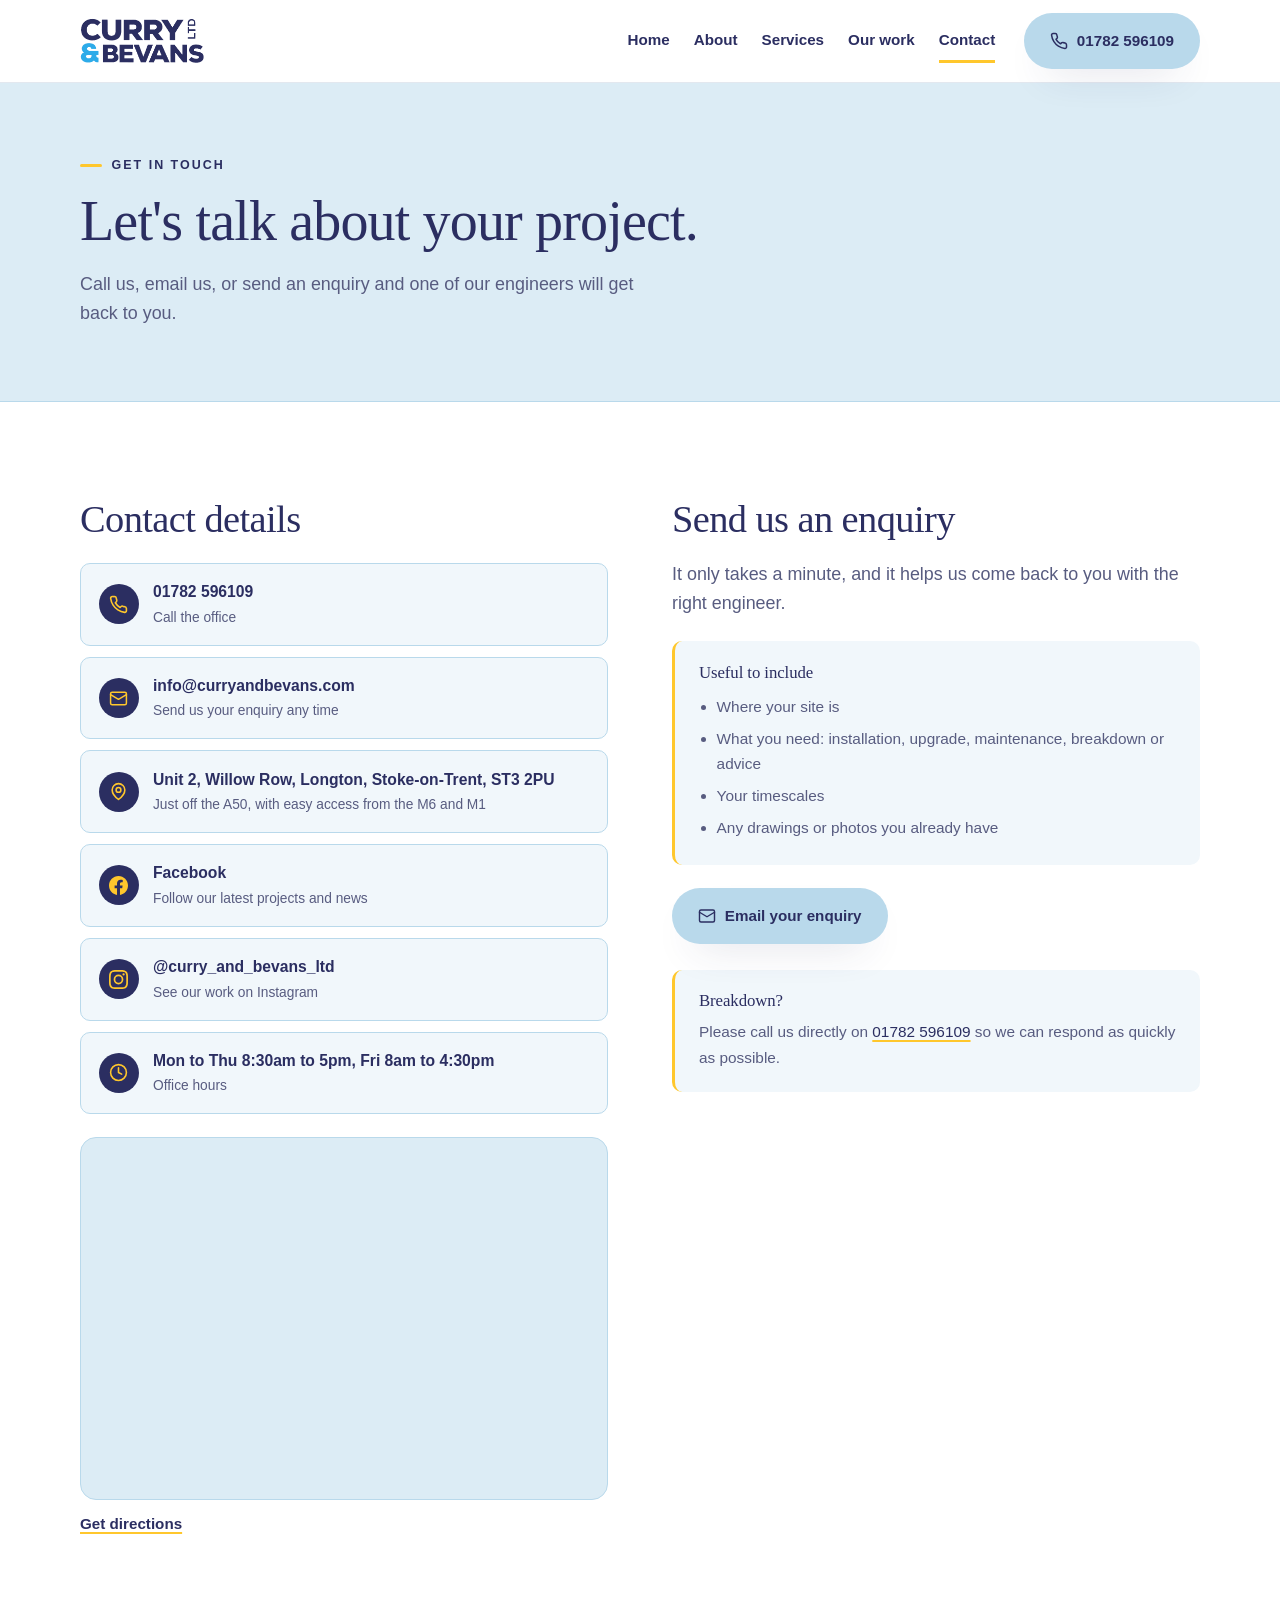
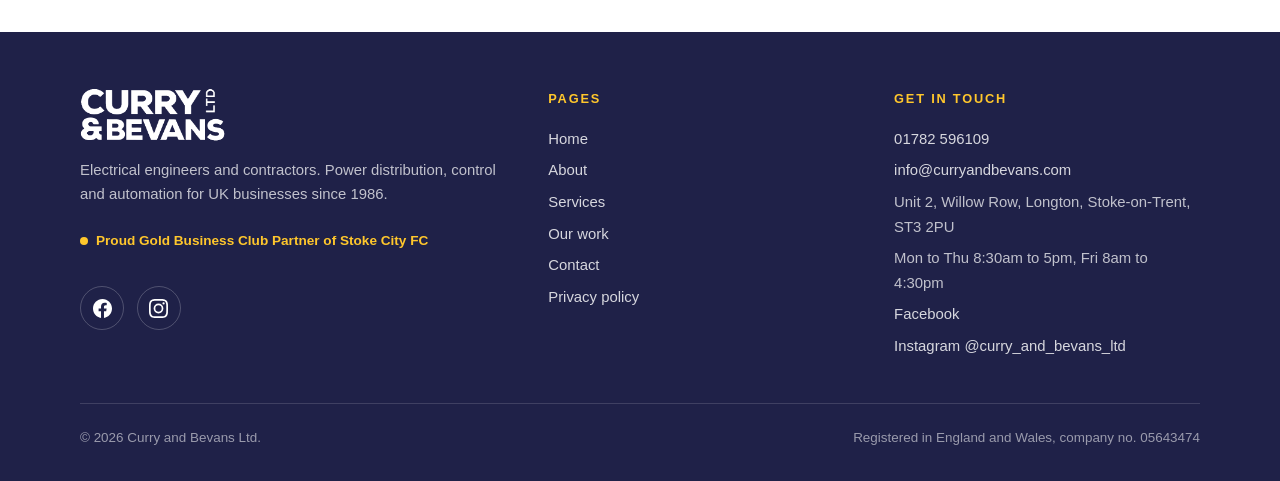
<file: contact.html>
<!DOCTYPE html>
<html lang="en-GB">
<head>
<meta charset="utf-8">
<meta name="viewport" content="width=device-width, initial-scale=1">
<title>Contact | Curry and Bevans Ltd.</title>
<meta name="description" content="Contact Curry and Bevans Ltd., electrical engineers and contractors, about installations, control systems, maintenance and breakdowns.">
<link rel="canonical" href="https://www.curryandbevans.com/contact.html">
<meta property="og:title" content="Contact | Curry and Bevans Ltd.">
<meta property="og:description" content="Contact Curry and Bevans Ltd., electrical engineers and contractors, about installations, control systems, maintenance and breakdowns.">
<meta property="og:type" content="website">
<meta property="og:image" content="https://www.curryandbevans.com/logo-badge.png">
<meta name="theme-color" content="#2B2E61">
<link rel="icon" type="image/png" href="favicon.png">
<link rel="apple-touch-icon" href="apple-touch-icon.png">
<link rel="stylesheet" href="style.css">
</head>
<body>
<a class="skip-link" href="#main">Skip to content</a>
<header class="site-header">
  <div class="wrap">
    <a class="brand" href="index.html"><img src="logo-wordmark.png" alt="Curry and Bevans Ltd." width="488" height="180"></a>
    <button class="nav-toggle" type="button" aria-expanded="false" aria-controls="site-nav" aria-label="Open menu"><svg viewBox="0 0 24 24" fill="none" stroke="currentColor" stroke-width="2" stroke-linecap="round" aria-hidden="true"><line x1="3" y1="6" x2="21" y2="6"/><line x1="3" y1="12" x2="21" y2="12"/><line x1="3" y1="18" x2="21" y2="18"/></svg></button>
    <nav class="site-nav" id="site-nav" aria-label="Main"><ul><li><a href="index.html">Home</a></li><li><a href="about.html">About</a></li><li><a href="services.html">Services</a></li><li><a href="our-work.html">Our work</a></li><li><a href="contact.html" aria-current="page">Contact</a></li></ul></nav>
    <a class="btn btn--primary header-cta" href="tel:+441782596109"><svg viewBox="0 0 24 24" fill="none" stroke="currentColor" stroke-width="2" stroke-linecap="round" stroke-linejoin="round" aria-hidden="true"><path d="M22 16.9v3a2 2 0 0 1-2.2 2 19.8 19.8 0 0 1-8.6-3.1 19.5 19.5 0 0 1-6-6A19.8 19.8 0 0 1 2.1 4.2 2 2 0 0 1 4.1 2h3a2 2 0 0 1 2 1.7c.1.9.4 1.8.7 2.7a2 2 0 0 1-.5 2.1L8 9.8a16 16 0 0 0 6 6l1.3-1.3a2 2 0 0 1 2.1-.4c.9.3 1.8.6 2.7.7a2 2 0 0 1 1.7 2z"/></svg> 01782 596109</a>
  </div>
</header>
<main id="main">
<section class="page-head"><div class="wrap">
  <p class="eyebrow">Get in touch</p>
  <h1>Let's talk about your project.</h1>
  <p class="lede">Call us, email us, or send an enquiry and one of our engineers will get back to you.</p>
</div></section>
<section class="section"><div class="wrap"><div class="split" style="align-items:start">
  <div class="reveal">
    <h2>Contact details</h2>
    <div class="contact-list">
      <a class="contact-row" href="tel:+441782596109"><span class="contact-row__icon"><svg viewBox="0 0 24 24" fill="none" stroke="currentColor" stroke-width="2" stroke-linecap="round" stroke-linejoin="round" aria-hidden="true"><path d="M22 16.9v3a2 2 0 0 1-2.2 2 19.8 19.8 0 0 1-8.6-3.1 19.5 19.5 0 0 1-6-6A19.8 19.8 0 0 1 2.1 4.2 2 2 0 0 1 4.1 2h3a2 2 0 0 1 2 1.7c.1.9.4 1.8.7 2.7a2 2 0 0 1-.5 2.1L8 9.8a16 16 0 0 0 6 6l1.3-1.3a2 2 0 0 1 2.1-.4c.9.3 1.8.6 2.7.7a2 2 0 0 1 1.7 2z"/></svg></span><span><strong>01782 596109</strong><em>Call the office</em></span></a>
      <a class="contact-row" href="mailto:info@curryandbevans.com"><span class="contact-row__icon"><svg viewBox="0 0 24 24" fill="none" stroke="currentColor" stroke-width="1.9" stroke-linecap="round" stroke-linejoin="round" aria-hidden="true"><rect x="2" y="4" width="20" height="16" rx="2"/><path d="m22 7-10 6L2 7"/></svg></span><span><strong>info@curryandbevans.com</strong><em>Send us your enquiry any time</em></span></a>
      <div class="contact-row"><span class="contact-row__icon"><svg viewBox="0 0 24 24" fill="none" stroke="currentColor" stroke-width="2" stroke-linecap="round" stroke-linejoin="round" aria-hidden="true"><path d="M20 10c0 6-8 12-8 12s-8-6-8-12a8 8 0 0 1 16 0z"/><circle cx="12" cy="10" r="3"/></svg></span><span><strong>Unit 2, Willow Row, Longton, Stoke-on-Trent, ST3 2PU</strong><em>Just off the A50, with easy access from the M6 and M1</em></span></div>
      <a class="contact-row" href="https://www.facebook.com/share/18KANjBvnG/" target="_blank" rel="noopener"><span class="contact-row__icon"><svg viewBox="0 0 24 24" fill="currentColor" aria-hidden="true"><path d="M24 12.07C24 5.4 18.63 0 12 0S0 5.4 0 12.07C0 18.1 4.39 23.1 10.13 24v-8.44H7.08v-3.49h3.05V9.41c0-3.02 1.79-4.69 4.53-4.69 1.31 0 2.68.24 2.68.24v2.97h-1.51c-1.49 0-1.96.93-1.96 1.89v2.25h3.33l-.53 3.49h-2.8V24C19.61 23.1 24 18.1 24 12.07"/></svg></span><span><strong>Facebook</strong><em>Follow our latest projects and news</em></span></a>
      <a class="contact-row" href="https://www.instagram.com/curry_and_bevans_ltd/" target="_blank" rel="noopener"><span class="contact-row__icon"><svg viewBox="0 0 24 24" fill="currentColor" aria-hidden="true"><path d="M12 2.16c3.2 0 3.58.01 4.85.07 1.17.05 1.8.25 2.23.41.56.22.96.48 1.38.9.42.42.68.82.9 1.38.16.42.36 1.06.41 2.23.06 1.27.07 1.65.07 4.85s-.01 3.58-.07 4.85c-.05 1.17-.25 1.8-.41 2.23-.22.56-.48.96-.9 1.38-.42.42-.82.68-1.38.9-.42.16-1.06.36-2.23.41-1.27.06-1.65.07-4.85.07s-3.58-.01-4.85-.07c-1.17-.05-1.8-.25-2.23-.41-.56-.22-.96-.48-1.38-.9a3.8 3.8 0 0 1-.9-1.38c-.16-.42-.36-1.06-.41-2.23-.06-1.27-.07-1.65-.07-4.85s.01-3.58.07-4.85c.05-1.17.25-1.8.41-2.23.22-.56.48-.96.9-1.38.42-.42.82-.68 1.38-.9.42-.16 1.06-.36 2.23-.41C8.42 2.17 8.8 2.16 12 2.16M12 0C8.74 0 8.33.01 7.05.07 5.78.13 4.9.33 4.14.63c-.79.3-1.46.71-2.13 1.38A5.9 5.9 0 0 0 .63 4.14c-.3.76-.5 1.64-.56 2.91C.01 8.33 0 8.74 0 12s.01 3.67.07 4.95c.06 1.27.26 2.15.56 2.91.3.79.71 1.46 1.38 2.13.67.67 1.34 1.08 2.13 1.38.76.3 1.64.5 2.91.56C8.33 23.99 8.74 24 12 24s3.67-.01 4.95-.07c1.27-.06 2.15-.26 2.91-.56.79-.3 1.46-.71 2.13-1.38.67-.67 1.08-1.34 1.38-2.13.3-.76.5-1.64.56-2.91.06-1.28.07-1.69.07-4.95s-.01-3.67-.07-4.95c-.06-1.27-.26-2.15-.56-2.91-.3-.79-.71-1.46-1.38-2.13A5.9 5.9 0 0 0 19.86.63c-.76-.3-1.64-.5-2.91-.56C15.67.01 15.26 0 12 0m0 5.84a6.16 6.16 0 1 0 0 12.32 6.16 6.16 0 0 0 0-12.32M12 16a4 4 0 1 1 0-8 4 4 0 0 1 0 8m7.85-10.4a1.44 1.44 0 1 1-2.88 0 1.44 1.44 0 0 1 2.88 0"/></svg></span><span><strong>@curry_and_bevans_ltd</strong><em>See our work on Instagram</em></span></a>
      <div class="contact-row"><span class="contact-row__icon"><svg viewBox="0 0 24 24" fill="none" stroke="currentColor" stroke-width="2" stroke-linecap="round" stroke-linejoin="round" aria-hidden="true"><circle cx="12" cy="12" r="10"/><path d="M12 6v6l4 2"/></svg></span><span><strong>Mon to Thu 8:30am to 5pm, Fri 8am to 4:30pm</strong><em>Office hours</em></span></div>
    </div>
    <div class="map-frame">
      <iframe src="https://www.google.com/maps?q=Curry+and+Bevans+Ltd,+Unit+2,+Willow+Row,+Longton,+Stoke-on-Trent+ST3+2PU&amp;output=embed" title="Map showing Curry and Bevans Ltd., Unit 2 Willow Row, Longton" loading="lazy" referrerpolicy="no-referrer-when-downgrade" allowfullscreen></iframe>
    </div>
    <p class="map-link"><a href="https://www.google.com/maps/dir/?api=1&amp;destination=Unit+2+Willow+Row+Longton+Stoke-on-Trent+ST3+2PU">Get directions</a></p>
  </div>
  <div class="reveal">
    <h2>Send us an enquiry</h2>
    <p class="lede">It only takes a minute, and it helps us come back to you with the right engineer.</p>
    <div class="note-box" style="margin:1.4rem 0">
      <h3>Useful to include</h3>
      <ul>
        <li>Where your site is</li>
        <li>What you need: installation, upgrade, maintenance, breakdown or advice</li>
        <li>Your timescales</li>
        <li>Any drawings or photos you already have</li>
      </ul>
    </div>
    <div class="btn-row"><a class="btn btn--primary" href="mailto:info@curryandbevans.com?subject=Project%20enquiry&body=Hello%20Curry%20and%20Bevans%20Ltd.%2C%0A%0ASite%20location%3A%0AWhat%20we%20need%20%28installation%2C%20upgrade%2C%20maintenance%2C%20breakdown%2C%20other%29%3A%0ATimescales%3A%0ABest%20contact%20number%3A%0A%0AThanks%2C%0A"><svg viewBox="0 0 24 24" fill="none" stroke="currentColor" stroke-width="1.9" stroke-linecap="round" stroke-linejoin="round" aria-hidden="true"><rect x="2" y="4" width="20" height="16" rx="2"/><path d="m22 7-10 6L2 7"/></svg> Email your enquiry</a></div>
    <div class="note-box" style="margin-top:1.6rem">
      <h3>Breakdown?</h3>
      <p>Please call us directly on <a href="tel:+441782596109">01782 596109</a> so we can respond as quickly as possible.</p>
    </div>
  </div>
</div></div></section>
</main>
<footer class="site-footer">
  <div class="wrap">
    <div class="footer-grid">
      <div>
        <img class="footer-logo" src="logo-wordmark-white.png" alt="Curry and Bevans Ltd.">
        <p>Electrical engineers and contractors. Power distribution, control and automation for UK businesses since 1986.</p>
        <p class="footer-partner">Proud Gold Business Club Partner of Stoke City FC</p>
        <div class="footer-social">
          <a href="https://www.facebook.com/share/18KANjBvnG/" aria-label="Curry and Bevans Ltd. on Facebook" target="_blank" rel="noopener"><svg viewBox="0 0 24 24" fill="currentColor" aria-hidden="true"><path d="M24 12.07C24 5.4 18.63 0 12 0S0 5.4 0 12.07C0 18.1 4.39 23.1 10.13 24v-8.44H7.08v-3.49h3.05V9.41c0-3.02 1.79-4.69 4.53-4.69 1.31 0 2.68.24 2.68.24v2.97h-1.51c-1.49 0-1.96.93-1.96 1.89v2.25h3.33l-.53 3.49h-2.8V24C19.61 23.1 24 18.1 24 12.07"/></svg></a>
          <a href="https://www.instagram.com/curry_and_bevans_ltd/" aria-label="Curry and Bevans Ltd. on Instagram" target="_blank" rel="noopener"><svg viewBox="0 0 24 24" fill="currentColor" aria-hidden="true"><path d="M12 2.16c3.2 0 3.58.01 4.85.07 1.17.05 1.8.25 2.23.41.56.22.96.48 1.38.9.42.42.68.82.9 1.38.16.42.36 1.06.41 2.23.06 1.27.07 1.65.07 4.85s-.01 3.58-.07 4.85c-.05 1.17-.25 1.8-.41 2.23-.22.56-.48.96-.9 1.38-.42.42-.82.68-1.38.9-.42.16-1.06.36-2.23.41-1.27.06-1.65.07-4.85.07s-3.58-.01-4.85-.07c-1.17-.05-1.8-.25-2.23-.41-.56-.22-.96-.48-1.38-.9a3.8 3.8 0 0 1-.9-1.38c-.16-.42-.36-1.06-.41-2.23-.06-1.27-.07-1.65-.07-4.85s.01-3.58.07-4.85c.05-1.17.25-1.8.41-2.23.22-.56.48-.96.9-1.38.42-.42.82-.68 1.38-.9.42-.16 1.06-.36 2.23-.41C8.42 2.17 8.8 2.16 12 2.16M12 0C8.74 0 8.33.01 7.05.07 5.78.13 4.9.33 4.14.63c-.79.3-1.46.71-2.13 1.38A5.9 5.9 0 0 0 .63 4.14c-.3.76-.5 1.64-.56 2.91C.01 8.33 0 8.74 0 12s.01 3.67.07 4.95c.06 1.27.26 2.15.56 2.91.3.79.71 1.46 1.38 2.13.67.67 1.34 1.08 2.13 1.38.76.3 1.64.5 2.91.56C8.33 23.99 8.74 24 12 24s3.67-.01 4.95-.07c1.27-.06 2.15-.26 2.91-.56.79-.3 1.46-.71 2.13-1.38.67-.67 1.08-1.34 1.38-2.13.3-.76.5-1.64.56-2.91.06-1.28.07-1.69.07-4.95s-.01-3.67-.07-4.95c-.06-1.27-.26-2.15-.56-2.91-.3-.79-.71-1.46-1.38-2.13A5.9 5.9 0 0 0 19.86.63c-.76-.3-1.64-.5-2.91-.56C15.67.01 15.26 0 12 0m0 5.84a6.16 6.16 0 1 0 0 12.32 6.16 6.16 0 0 0 0-12.32M12 16a4 4 0 1 1 0-8 4 4 0 0 1 0 8m7.85-10.4a1.44 1.44 0 1 1-2.88 0 1.44 1.44 0 0 1 2.88 0"/></svg></a>
        </div>
      </div>
      <div>
        <h4>Pages</h4>
        <ul><li><a href="index.html">Home</a></li><li><a href="about.html">About</a></li><li><a href="services.html">Services</a></li><li><a href="our-work.html">Our work</a></li><li><a href="contact.html">Contact</a></li><li><a href="privacy.html">Privacy policy</a></li></ul>
      </div>
      <div>
        <h4>Get in touch</h4>
        <ul>
          <li><a href="tel:+441782596109">01782 596109</a></li>
          <li><a href="mailto:info@curryandbevans.com">info@curryandbevans.com</a></li>
          <li>Unit 2, Willow Row, Longton, Stoke-on-Trent, ST3 2PU</li>
          <li>Mon to Thu 8:30am to 5pm, Fri 8am to 4:30pm</li>
          <li><a href="https://www.facebook.com/share/18KANjBvnG/" target="_blank" rel="noopener">Facebook</a></li>
          <li><a href="https://www.instagram.com/curry_and_bevans_ltd/" target="_blank" rel="noopener">Instagram @curry_and_bevans_ltd</a></li>
        </ul>
      </div>
    </div>
    <div class="footer-base">
      <span>&copy; <span data-year>2026</span> Curry and Bevans Ltd.</span>
      <span>Registered in England and Wales, company no. 05643474</span>
    </div>
  </div>
</footer>
<a class="float-call" href="tel:+441782596109" aria-label="Call Curry and Bevans Ltd."><svg viewBox="0 0 24 24" fill="none" stroke="currentColor" stroke-width="2" stroke-linecap="round" stroke-linejoin="round" aria-hidden="true"><path d="M22 16.9v3a2 2 0 0 1-2.2 2 19.8 19.8 0 0 1-8.6-3.1 19.5 19.5 0 0 1-6-6A19.8 19.8 0 0 1 2.1 4.2 2 2 0 0 1 4.1 2h3a2 2 0 0 1 2 1.7c.1.9.4 1.8.7 2.7a2 2 0 0 1-.5 2.1L8 9.8a16 16 0 0 0 6 6l1.3-1.3a2 2 0 0 1 2.1-.4c.9.3 1.8.6 2.7.7a2 2 0 0 1 1.7 2z"/></svg></a>
<script src="main.js"></script>
</body>
</html>
</file>
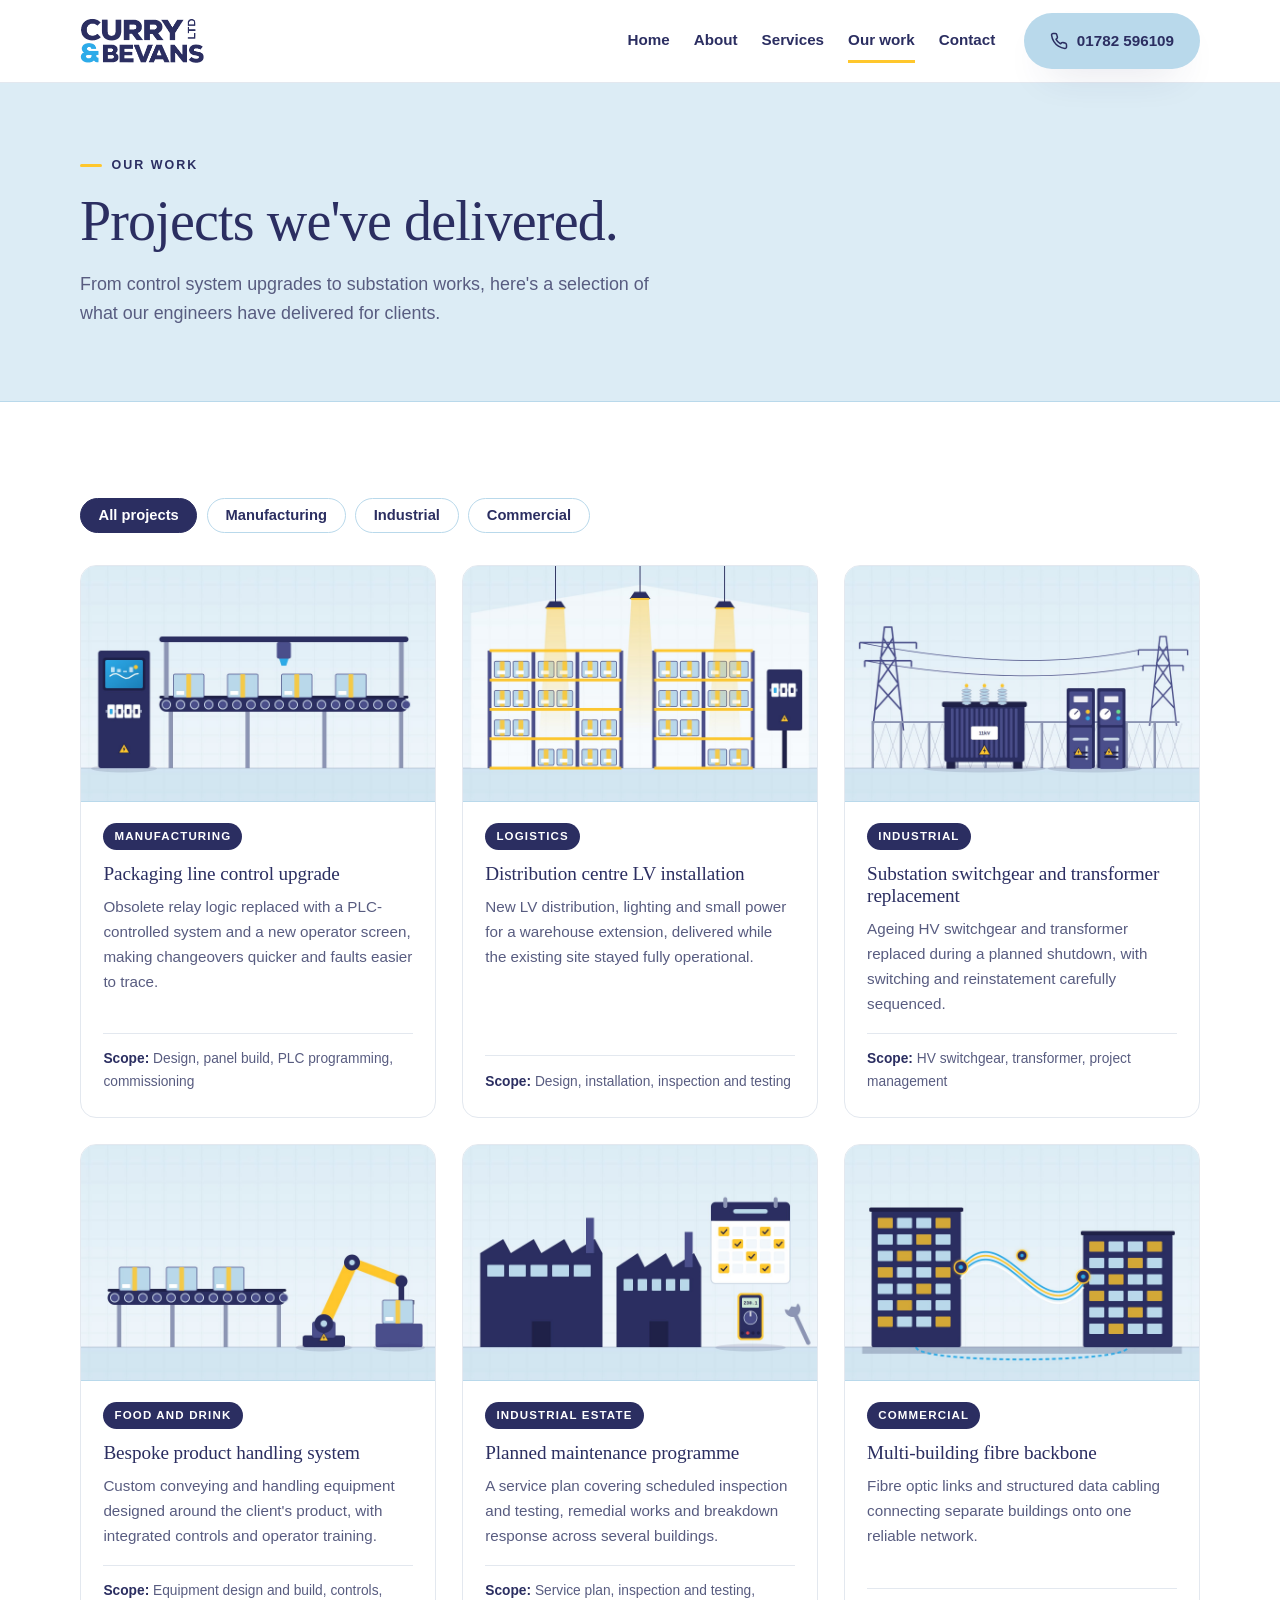
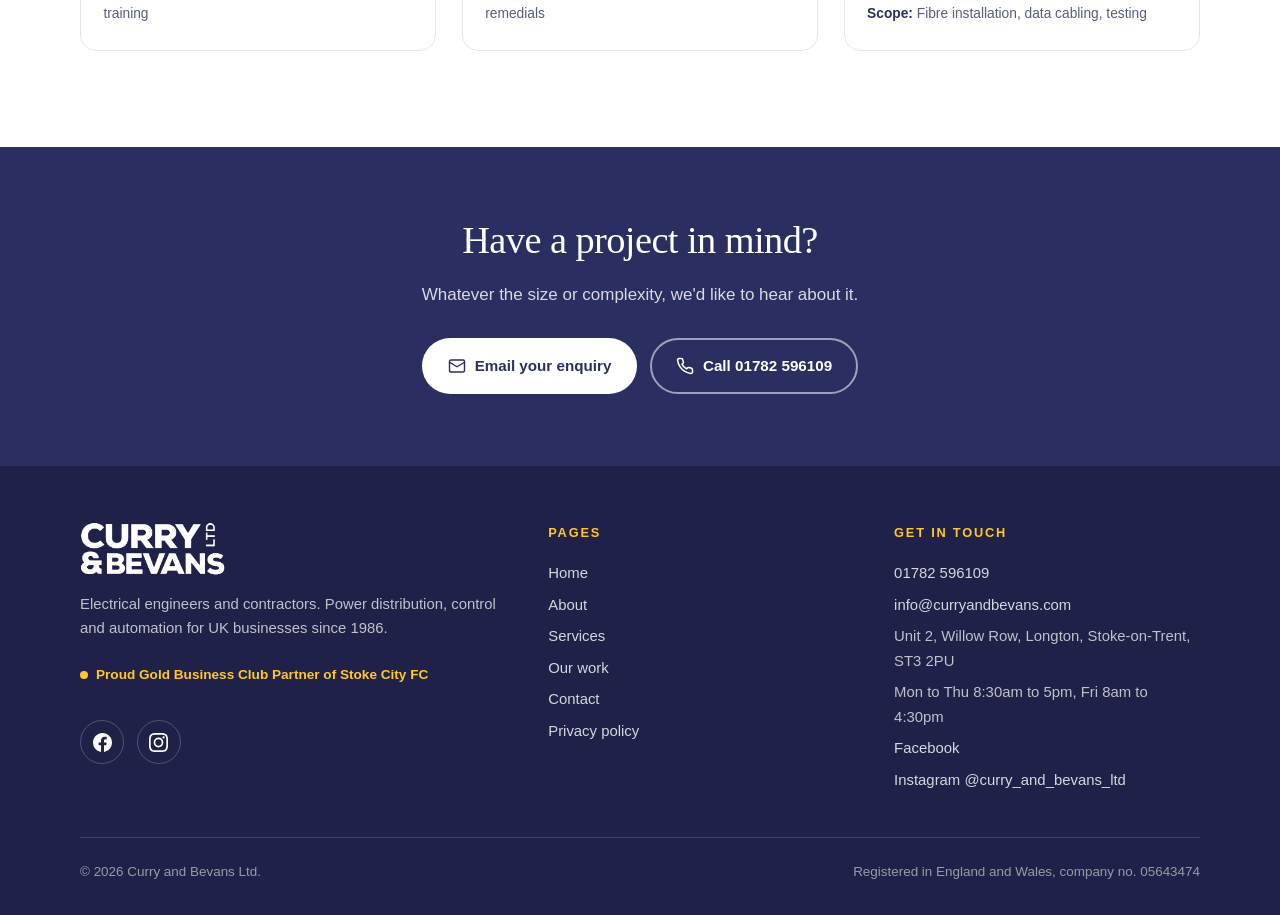
<file: our-work.html>
<!DOCTYPE html>
<html lang="en-GB">
<head>
<meta charset="utf-8">
<meta name="viewport" content="width=device-width, initial-scale=1">
<title>Our work | Curry and Bevans Ltd.</title>
<meta name="description" content="Selected projects by Curry and Bevans Ltd.: control system upgrades, LV installations, HV switchgear, bespoke handling equipment, maintenance programmes and fibre.">
<link rel="canonical" href="https://www.curryandbevans.com/our-work.html">
<meta property="og:title" content="Our work | Curry and Bevans Ltd.">
<meta property="og:description" content="Selected projects by Curry and Bevans Ltd.: control system upgrades, LV installations, HV switchgear, bespoke handling equipment, maintenance programmes and fibre.">
<meta property="og:type" content="website">
<meta property="og:image" content="https://www.curryandbevans.com/logo-badge.png">
<meta name="theme-color" content="#2B2E61">
<link rel="icon" type="image/png" href="favicon.png">
<link rel="apple-touch-icon" href="apple-touch-icon.png">
<link rel="stylesheet" href="style.css">
</head>
<body>
<a class="skip-link" href="#main">Skip to content</a>
<header class="site-header">
  <div class="wrap">
    <a class="brand" href="index.html"><img src="logo-wordmark.png" alt="Curry and Bevans Ltd." width="488" height="180"></a>
    <button class="nav-toggle" type="button" aria-expanded="false" aria-controls="site-nav" aria-label="Open menu"><svg viewBox="0 0 24 24" fill="none" stroke="currentColor" stroke-width="2" stroke-linecap="round" aria-hidden="true"><line x1="3" y1="6" x2="21" y2="6"/><line x1="3" y1="12" x2="21" y2="12"/><line x1="3" y1="18" x2="21" y2="18"/></svg></button>
    <nav class="site-nav" id="site-nav" aria-label="Main"><ul><li><a href="index.html">Home</a></li><li><a href="about.html">About</a></li><li><a href="services.html">Services</a></li><li><a href="our-work.html" aria-current="page">Our work</a></li><li><a href="contact.html">Contact</a></li></ul></nav>
    <a class="btn btn--primary header-cta" href="tel:+441782596109"><svg viewBox="0 0 24 24" fill="none" stroke="currentColor" stroke-width="2" stroke-linecap="round" stroke-linejoin="round" aria-hidden="true"><path d="M22 16.9v3a2 2 0 0 1-2.2 2 19.8 19.8 0 0 1-8.6-3.1 19.5 19.5 0 0 1-6-6A19.8 19.8 0 0 1 2.1 4.2 2 2 0 0 1 4.1 2h3a2 2 0 0 1 2 1.7c.1.9.4 1.8.7 2.7a2 2 0 0 1-.5 2.1L8 9.8a16 16 0 0 0 6 6l1.3-1.3a2 2 0 0 1 2.1-.4c.9.3 1.8.6 2.7.7a2 2 0 0 1 1.7 2z"/></svg> 01782 596109</a>
  </div>
</header>
<main id="main">
<section class="page-head"><div class="wrap">
  <p class="eyebrow">Our work</p>
  <h1>Projects we've delivered.</h1>
  <p class="lede">From control system upgrades to substation works, here's a selection of what our engineers have delivered for clients.</p>
</div></section>
<section class="section"><div class="wrap">
  <div class="filters" role="group" aria-label="Filter projects">
  <button type="button" data-filter="all" aria-pressed="true">All projects</button>
  <button type="button" data-filter="manufacturing" aria-pressed="false">Manufacturing</button>
  <button type="button" data-filter="industrial" aria-pressed="false">Industrial</button>
  <button type="button" data-filter="commercial" aria-pressed="false">Commercial</button>
</div>
  <!-- PLACEHOLDER projects: replace titles, text and images with real case studies -->
  <div class="gallery"><article class="project reveal" data-sector="manufacturing">
  <div class="shot"><img src="work-1.jpg" alt="" loading="lazy" onerror="this.remove()"></div>
  <div class="project__body">
    <span class="tag">Manufacturing</span>
    <h3>Packaging line control upgrade</h3>
    <p>Obsolete relay logic replaced with a PLC-controlled system and a new operator screen, making changeovers quicker and faults easier to trace.</p>
    <p class="scope"><strong>Scope:</strong> Design, panel build, PLC programming, commissioning</p>
  </div>
</article><article class="project reveal" data-sector="commercial">
  <div class="shot"><img src="work-2.jpg" alt="" loading="lazy" onerror="this.remove()"></div>
  <div class="project__body">
    <span class="tag">Logistics</span>
    <h3>Distribution centre LV installation</h3>
    <p>New LV distribution, lighting and small power for a warehouse extension, delivered while the existing site stayed fully operational.</p>
    <p class="scope"><strong>Scope:</strong> Design, installation, inspection and testing</p>
  </div>
</article><article class="project reveal" data-sector="industrial">
  <div class="shot"><img src="work-3.jpg" alt="" loading="lazy" onerror="this.remove()"></div>
  <div class="project__body">
    <span class="tag">Industrial</span>
    <h3>Substation switchgear and transformer replacement</h3>
    <p>Ageing HV switchgear and transformer replaced during a planned shutdown, with switching and reinstatement carefully sequenced.</p>
    <p class="scope"><strong>Scope:</strong> HV switchgear, transformer, project management</p>
  </div>
</article><article class="project reveal" data-sector="manufacturing">
  <div class="shot"><img src="work-4.jpg" alt="" loading="lazy" onerror="this.remove()"></div>
  <div class="project__body">
    <span class="tag">Food and drink</span>
    <h3>Bespoke product handling system</h3>
    <p>Custom conveying and handling equipment designed around the client's product, with integrated controls and operator training.</p>
    <p class="scope"><strong>Scope:</strong> Equipment design and build, controls, training</p>
  </div>
</article><article class="project reveal" data-sector="industrial">
  <div class="shot"><img src="work-5.jpg" alt="" loading="lazy" onerror="this.remove()"></div>
  <div class="project__body">
    <span class="tag">Industrial estate</span>
    <h3>Planned maintenance programme</h3>
    <p>A service plan covering scheduled inspection and testing, remedial works and breakdown response across several buildings.</p>
    <p class="scope"><strong>Scope:</strong> Service plan, inspection and testing, remedials</p>
  </div>
</article><article class="project reveal" data-sector="commercial">
  <div class="shot"><img src="work-6.jpg" alt="" loading="lazy" onerror="this.remove()"></div>
  <div class="project__body">
    <span class="tag">Commercial</span>
    <h3>Multi-building fibre backbone</h3>
    <p>Fibre optic links and structured data cabling connecting separate buildings onto one reliable network.</p>
    <p class="scope"><strong>Scope:</strong> Fibre installation, data cabling, testing</p>
  </div>
</article></div>
</div></section>
<section class="cta-band"><div class="wrap">
  <h2>Have a project in mind?</h2>
  <p>Whatever the size or complexity, we'd like to hear about it.</p>
  <div class="btn-row">
    <a class="btn btn--light" href="mailto:info@curryandbevans.com?subject=Project%20enquiry&body=Hello%20Curry%20and%20Bevans%20Ltd.%2C%0A%0ASite%20location%3A%0AWhat%20we%20need%20%28installation%2C%20upgrade%2C%20maintenance%2C%20breakdown%2C%20other%29%3A%0ATimescales%3A%0ABest%20contact%20number%3A%0A%0AThanks%2C%0A"><svg viewBox="0 0 24 24" fill="none" stroke="currentColor" stroke-width="1.9" stroke-linecap="round" stroke-linejoin="round" aria-hidden="true"><rect x="2" y="4" width="20" height="16" rx="2"/><path d="m22 7-10 6L2 7"/></svg> Email your enquiry</a>
    <a class="btn btn--outline-light" href="tel:+441782596109"><svg viewBox="0 0 24 24" fill="none" stroke="currentColor" stroke-width="2" stroke-linecap="round" stroke-linejoin="round" aria-hidden="true"><path d="M22 16.9v3a2 2 0 0 1-2.2 2 19.8 19.8 0 0 1-8.6-3.1 19.5 19.5 0 0 1-6-6A19.8 19.8 0 0 1 2.1 4.2 2 2 0 0 1 4.1 2h3a2 2 0 0 1 2 1.7c.1.9.4 1.8.7 2.7a2 2 0 0 1-.5 2.1L8 9.8a16 16 0 0 0 6 6l1.3-1.3a2 2 0 0 1 2.1-.4c.9.3 1.8.6 2.7.7a2 2 0 0 1 1.7 2z"/></svg> Call 01782 596109</a>
  </div>
</div></section>
</main>
<footer class="site-footer">
  <div class="wrap">
    <div class="footer-grid">
      <div>
        <img class="footer-logo" src="logo-wordmark-white.png" alt="Curry and Bevans Ltd.">
        <p>Electrical engineers and contractors. Power distribution, control and automation for UK businesses since 1986.</p>
        <p class="footer-partner">Proud Gold Business Club Partner of Stoke City FC</p>
        <div class="footer-social">
          <a href="https://www.facebook.com/share/18KANjBvnG/" aria-label="Curry and Bevans Ltd. on Facebook" target="_blank" rel="noopener"><svg viewBox="0 0 24 24" fill="currentColor" aria-hidden="true"><path d="M24 12.07C24 5.4 18.63 0 12 0S0 5.4 0 12.07C0 18.1 4.39 23.1 10.13 24v-8.44H7.08v-3.49h3.05V9.41c0-3.02 1.79-4.69 4.53-4.69 1.31 0 2.68.24 2.68.24v2.97h-1.51c-1.49 0-1.96.93-1.96 1.89v2.25h3.33l-.53 3.49h-2.8V24C19.61 23.1 24 18.1 24 12.07"/></svg></a>
          <a href="https://www.instagram.com/curry_and_bevans_ltd/" aria-label="Curry and Bevans Ltd. on Instagram" target="_blank" rel="noopener"><svg viewBox="0 0 24 24" fill="currentColor" aria-hidden="true"><path d="M12 2.16c3.2 0 3.58.01 4.85.07 1.17.05 1.8.25 2.23.41.56.22.96.48 1.38.9.42.42.68.82.9 1.38.16.42.36 1.06.41 2.23.06 1.27.07 1.65.07 4.85s-.01 3.58-.07 4.85c-.05 1.17-.25 1.8-.41 2.23-.22.56-.48.96-.9 1.38-.42.42-.82.68-1.38.9-.42.16-1.06.36-2.23.41-1.27.06-1.65.07-4.85.07s-3.58-.01-4.85-.07c-1.17-.05-1.8-.25-2.23-.41-.56-.22-.96-.48-1.38-.9a3.8 3.8 0 0 1-.9-1.38c-.16-.42-.36-1.06-.41-2.23-.06-1.27-.07-1.65-.07-4.85s.01-3.58.07-4.85c.05-1.17.25-1.8.41-2.23.22-.56.48-.96.9-1.38.42-.42.82-.68 1.38-.9.42-.16 1.06-.36 2.23-.41C8.42 2.17 8.8 2.16 12 2.16M12 0C8.74 0 8.33.01 7.05.07 5.78.13 4.9.33 4.14.63c-.79.3-1.46.71-2.13 1.38A5.9 5.9 0 0 0 .63 4.14c-.3.76-.5 1.64-.56 2.91C.01 8.33 0 8.74 0 12s.01 3.67.07 4.95c.06 1.27.26 2.15.56 2.91.3.79.71 1.46 1.38 2.13.67.67 1.34 1.08 2.13 1.38.76.3 1.64.5 2.91.56C8.33 23.99 8.74 24 12 24s3.67-.01 4.95-.07c1.27-.06 2.15-.26 2.91-.56.79-.3 1.46-.71 2.13-1.38.67-.67 1.08-1.34 1.38-2.13.3-.76.5-1.64.56-2.91.06-1.28.07-1.69.07-4.95s-.01-3.67-.07-4.95c-.06-1.27-.26-2.15-.56-2.91-.3-.79-.71-1.46-1.38-2.13A5.9 5.9 0 0 0 19.86.63c-.76-.3-1.64-.5-2.91-.56C15.67.01 15.26 0 12 0m0 5.84a6.16 6.16 0 1 0 0 12.32 6.16 6.16 0 0 0 0-12.32M12 16a4 4 0 1 1 0-8 4 4 0 0 1 0 8m7.85-10.4a1.44 1.44 0 1 1-2.88 0 1.44 1.44 0 0 1 2.88 0"/></svg></a>
        </div>
      </div>
      <div>
        <h4>Pages</h4>
        <ul><li><a href="index.html">Home</a></li><li><a href="about.html">About</a></li><li><a href="services.html">Services</a></li><li><a href="our-work.html">Our work</a></li><li><a href="contact.html">Contact</a></li><li><a href="privacy.html">Privacy policy</a></li></ul>
      </div>
      <div>
        <h4>Get in touch</h4>
        <ul>
          <li><a href="tel:+441782596109">01782 596109</a></li>
          <li><a href="mailto:info@curryandbevans.com">info@curryandbevans.com</a></li>
          <li>Unit 2, Willow Row, Longton, Stoke-on-Trent, ST3 2PU</li>
          <li>Mon to Thu 8:30am to 5pm, Fri 8am to 4:30pm</li>
          <li><a href="https://www.facebook.com/share/18KANjBvnG/" target="_blank" rel="noopener">Facebook</a></li>
          <li><a href="https://www.instagram.com/curry_and_bevans_ltd/" target="_blank" rel="noopener">Instagram @curry_and_bevans_ltd</a></li>
        </ul>
      </div>
    </div>
    <div class="footer-base">
      <span>&copy; <span data-year>2026</span> Curry and Bevans Ltd.</span>
      <span>Registered in England and Wales, company no. 05643474</span>
    </div>
  </div>
</footer>
<a class="float-call" href="tel:+441782596109" aria-label="Call Curry and Bevans Ltd."><svg viewBox="0 0 24 24" fill="none" stroke="currentColor" stroke-width="2" stroke-linecap="round" stroke-linejoin="round" aria-hidden="true"><path d="M22 16.9v3a2 2 0 0 1-2.2 2 19.8 19.8 0 0 1-8.6-3.1 19.5 19.5 0 0 1-6-6A19.8 19.8 0 0 1 2.1 4.2 2 2 0 0 1 4.1 2h3a2 2 0 0 1 2 1.7c.1.9.4 1.8.7 2.7a2 2 0 0 1-.5 2.1L8 9.8a16 16 0 0 0 6 6l1.3-1.3a2 2 0 0 1 2.1-.4c.9.3 1.8.6 2.7.7a2 2 0 0 1 1.7 2z"/></svg></a>
<script src="main.js"></script>
</body>
</html>
</file>
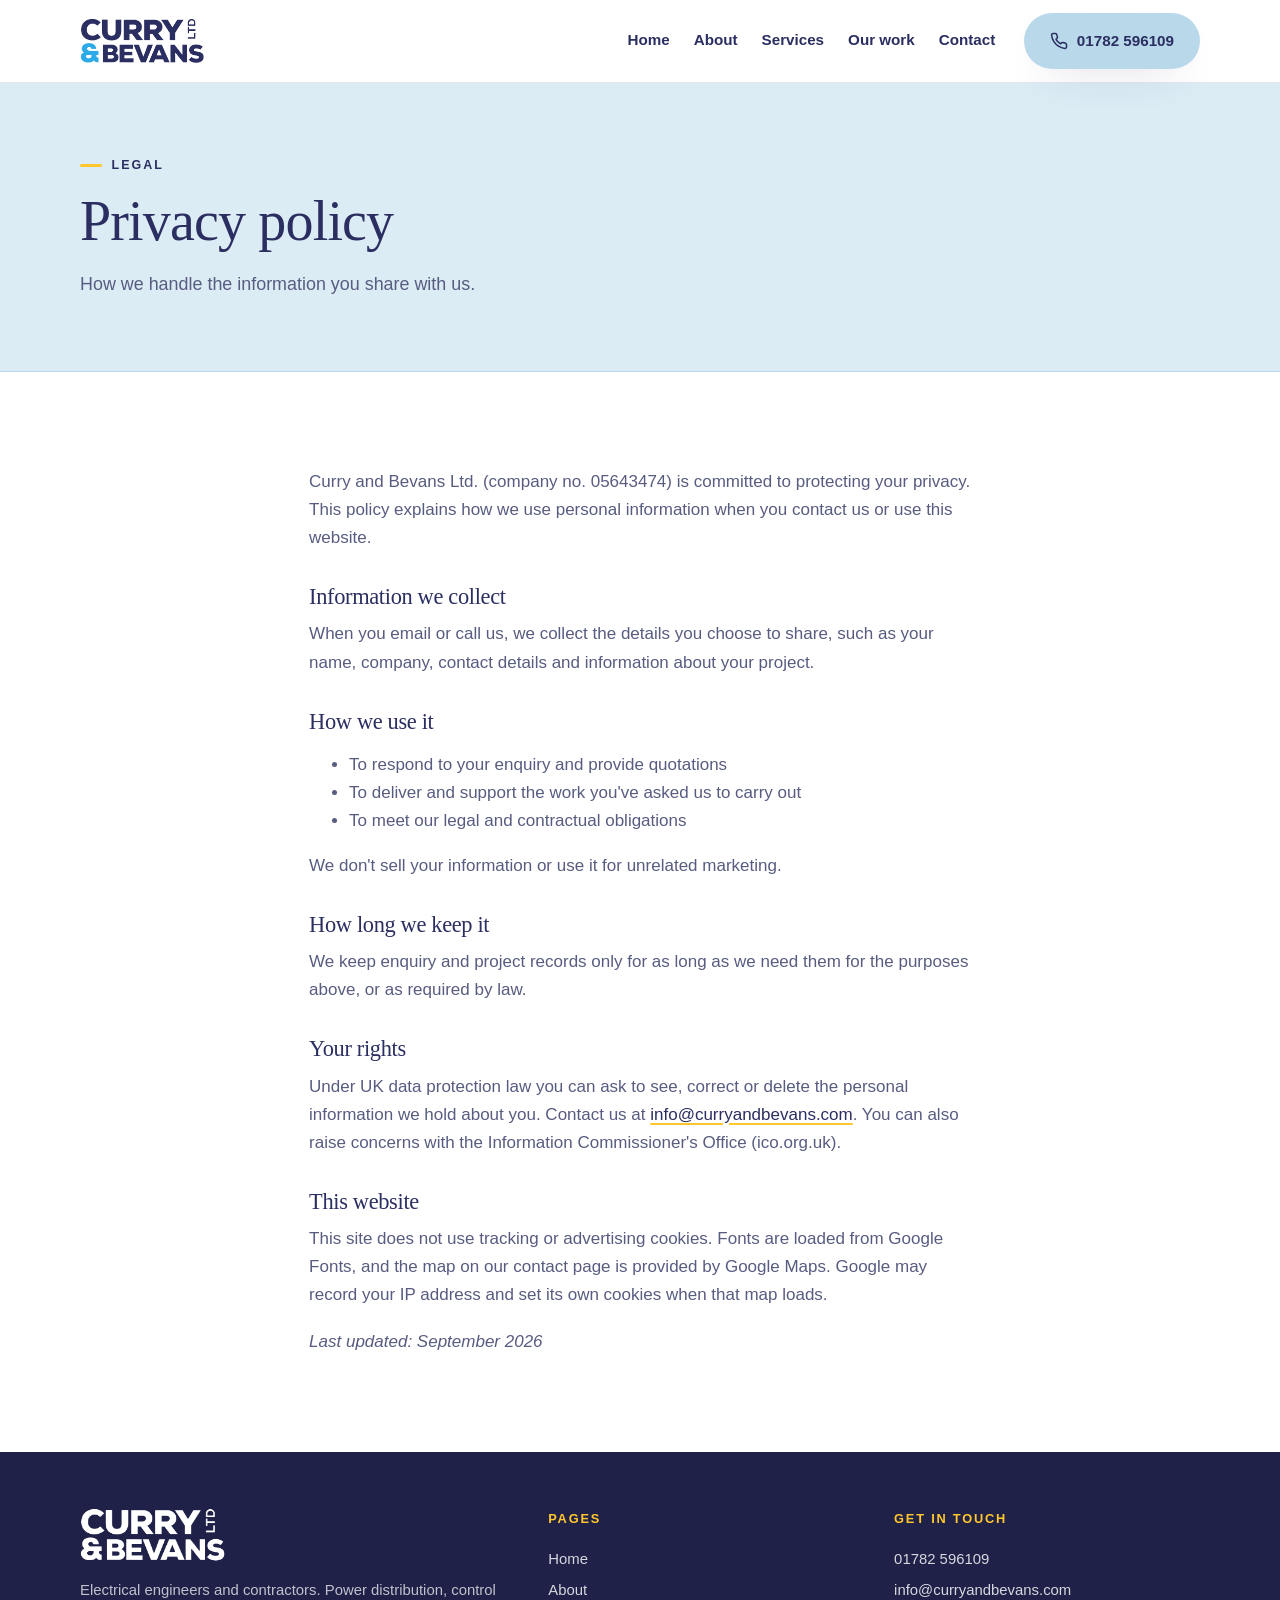
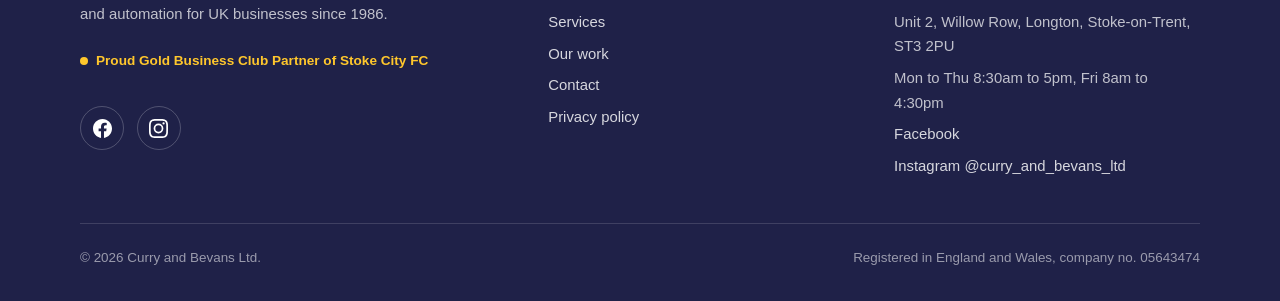
<file: privacy.html>
<!DOCTYPE html>
<html lang="en-GB">
<head>
<meta charset="utf-8">
<meta name="viewport" content="width=device-width, initial-scale=1">
<title>Privacy policy | Curry and Bevans Ltd.</title>
<meta name="description" content="Privacy policy for Curry and Bevans Ltd.">
<link rel="canonical" href="https://www.curryandbevans.com/privacy.html">
<meta property="og:title" content="Privacy policy | Curry and Bevans Ltd.">
<meta property="og:description" content="Privacy policy for Curry and Bevans Ltd.">
<meta property="og:type" content="website">
<meta property="og:image" content="https://www.curryandbevans.com/logo-badge.png">
<meta name="theme-color" content="#2B2E61">
<link rel="icon" type="image/png" href="favicon.png">
<link rel="apple-touch-icon" href="apple-touch-icon.png">
<link rel="stylesheet" href="style.css">
</head>
<body>
<a class="skip-link" href="#main">Skip to content</a>
<header class="site-header">
  <div class="wrap">
    <a class="brand" href="index.html"><img src="logo-wordmark.png" alt="Curry and Bevans Ltd." width="488" height="180"></a>
    <button class="nav-toggle" type="button" aria-expanded="false" aria-controls="site-nav" aria-label="Open menu"><svg viewBox="0 0 24 24" fill="none" stroke="currentColor" stroke-width="2" stroke-linecap="round" aria-hidden="true"><line x1="3" y1="6" x2="21" y2="6"/><line x1="3" y1="12" x2="21" y2="12"/><line x1="3" y1="18" x2="21" y2="18"/></svg></button>
    <nav class="site-nav" id="site-nav" aria-label="Main"><ul><li><a href="index.html">Home</a></li><li><a href="about.html">About</a></li><li><a href="services.html">Services</a></li><li><a href="our-work.html">Our work</a></li><li><a href="contact.html">Contact</a></li></ul></nav>
    <a class="btn btn--primary header-cta" href="tel:+441782596109"><svg viewBox="0 0 24 24" fill="none" stroke="currentColor" stroke-width="2" stroke-linecap="round" stroke-linejoin="round" aria-hidden="true"><path d="M22 16.9v3a2 2 0 0 1-2.2 2 19.8 19.8 0 0 1-8.6-3.1 19.5 19.5 0 0 1-6-6A19.8 19.8 0 0 1 2.1 4.2 2 2 0 0 1 4.1 2h3a2 2 0 0 1 2 1.7c.1.9.4 1.8.7 2.7a2 2 0 0 1-.5 2.1L8 9.8a16 16 0 0 0 6 6l1.3-1.3a2 2 0 0 1 2.1-.4c.9.3 1.8.6 2.7.7a2 2 0 0 1 1.7 2z"/></svg> 01782 596109</a>
  </div>
</header>
<main id="main">
<section class="page-head"><div class="wrap">
  <p class="eyebrow">Legal</p>
  <h1>Privacy policy</h1>
  <p class="lede">How we handle the information you share with us.</p>
</div></section>
<section class="section"><div class="wrap prose">
<!-- PLACEHOLDER: review this policy with Curry and Bevans Ltd. before going live -->
<p>Curry and Bevans Ltd. (company no. 05643474) is committed to protecting your privacy. This policy explains how we use personal information when you contact us or use this website.</p>
<h2>Information we collect</h2>
<p>When you email or call us, we collect the details you choose to share, such as your name, company, contact details and information about your project.</p>
<h2>How we use it</h2>
<ul>
  <li>To respond to your enquiry and provide quotations</li>
  <li>To deliver and support the work you've asked us to carry out</li>
  <li>To meet our legal and contractual obligations</li>
</ul>
<p>We don't sell your information or use it for unrelated marketing.</p>
<h2>How long we keep it</h2>
<p>We keep enquiry and project records only for as long as we need them for the purposes above, or as required by law.</p>
<h2>Your rights</h2>
<p>Under UK data protection law you can ask to see, correct or delete the personal information we hold about you. Contact us at <a href="mailto:info@curryandbevans.com">info@curryandbevans.com</a>. You can also raise concerns with the Information Commissioner's Office (ico.org.uk).</p>
<h2>This website</h2>
<p>This site does not use tracking or advertising cookies. Fonts are loaded from Google Fonts, and the map on our contact page is provided by Google Maps. Google may record your IP address and set its own cookies when that map loads.</p>
<p><em>Last updated: September 2026</em></p>
</div></section>
</main>
<footer class="site-footer">
  <div class="wrap">
    <div class="footer-grid">
      <div>
        <img class="footer-logo" src="logo-wordmark-white.png" alt="Curry and Bevans Ltd.">
        <p>Electrical engineers and contractors. Power distribution, control and automation for UK businesses since 1986.</p>
        <p class="footer-partner">Proud Gold Business Club Partner of Stoke City FC</p>
        <div class="footer-social">
          <a href="https://www.facebook.com/share/18KANjBvnG/" aria-label="Curry and Bevans Ltd. on Facebook" target="_blank" rel="noopener"><svg viewBox="0 0 24 24" fill="currentColor" aria-hidden="true"><path d="M24 12.07C24 5.4 18.63 0 12 0S0 5.4 0 12.07C0 18.1 4.39 23.1 10.13 24v-8.44H7.08v-3.49h3.05V9.41c0-3.02 1.79-4.69 4.53-4.69 1.31 0 2.68.24 2.68.24v2.97h-1.51c-1.49 0-1.96.93-1.96 1.89v2.25h3.33l-.53 3.49h-2.8V24C19.61 23.1 24 18.1 24 12.07"/></svg></a>
          <a href="https://www.instagram.com/curry_and_bevans_ltd/" aria-label="Curry and Bevans Ltd. on Instagram" target="_blank" rel="noopener"><svg viewBox="0 0 24 24" fill="currentColor" aria-hidden="true"><path d="M12 2.16c3.2 0 3.58.01 4.85.07 1.17.05 1.8.25 2.23.41.56.22.96.48 1.38.9.42.42.68.82.9 1.38.16.42.36 1.06.41 2.23.06 1.27.07 1.65.07 4.85s-.01 3.58-.07 4.85c-.05 1.17-.25 1.8-.41 2.23-.22.56-.48.96-.9 1.38-.42.42-.82.68-1.38.9-.42.16-1.06.36-2.23.41-1.27.06-1.65.07-4.85.07s-3.58-.01-4.85-.07c-1.17-.05-1.8-.25-2.23-.41-.56-.22-.96-.48-1.38-.9a3.8 3.8 0 0 1-.9-1.38c-.16-.42-.36-1.06-.41-2.23-.06-1.27-.07-1.65-.07-4.85s.01-3.58.07-4.85c.05-1.17.25-1.8.41-2.23.22-.56.48-.96.9-1.38.42-.42.82-.68 1.38-.9.42-.16 1.06-.36 2.23-.41C8.42 2.17 8.8 2.16 12 2.16M12 0C8.74 0 8.33.01 7.05.07 5.78.13 4.9.33 4.14.63c-.79.3-1.46.71-2.13 1.38A5.9 5.9 0 0 0 .63 4.14c-.3.76-.5 1.64-.56 2.91C.01 8.33 0 8.74 0 12s.01 3.67.07 4.95c.06 1.27.26 2.15.56 2.91.3.79.71 1.46 1.38 2.13.67.67 1.34 1.08 2.13 1.38.76.3 1.64.5 2.91.56C8.33 23.99 8.74 24 12 24s3.67-.01 4.95-.07c1.27-.06 2.15-.26 2.91-.56.79-.3 1.46-.71 2.13-1.38.67-.67 1.08-1.34 1.38-2.13.3-.76.5-1.64.56-2.91.06-1.28.07-1.69.07-4.95s-.01-3.67-.07-4.95c-.06-1.27-.26-2.15-.56-2.91-.3-.79-.71-1.46-1.38-2.13A5.9 5.9 0 0 0 19.86.63c-.76-.3-1.64-.5-2.91-.56C15.67.01 15.26 0 12 0m0 5.84a6.16 6.16 0 1 0 0 12.32 6.16 6.16 0 0 0 0-12.32M12 16a4 4 0 1 1 0-8 4 4 0 0 1 0 8m7.85-10.4a1.44 1.44 0 1 1-2.88 0 1.44 1.44 0 0 1 2.88 0"/></svg></a>
        </div>
      </div>
      <div>
        <h4>Pages</h4>
        <ul><li><a href="index.html">Home</a></li><li><a href="about.html">About</a></li><li><a href="services.html">Services</a></li><li><a href="our-work.html">Our work</a></li><li><a href="contact.html">Contact</a></li><li><a href="privacy.html">Privacy policy</a></li></ul>
      </div>
      <div>
        <h4>Get in touch</h4>
        <ul>
          <li><a href="tel:+441782596109">01782 596109</a></li>
          <li><a href="mailto:info@curryandbevans.com">info@curryandbevans.com</a></li>
          <li>Unit 2, Willow Row, Longton, Stoke-on-Trent, ST3 2PU</li>
          <li>Mon to Thu 8:30am to 5pm, Fri 8am to 4:30pm</li>
          <li><a href="https://www.facebook.com/share/18KANjBvnG/" target="_blank" rel="noopener">Facebook</a></li>
          <li><a href="https://www.instagram.com/curry_and_bevans_ltd/" target="_blank" rel="noopener">Instagram @curry_and_bevans_ltd</a></li>
        </ul>
      </div>
    </div>
    <div class="footer-base">
      <span>&copy; <span data-year>2026</span> Curry and Bevans Ltd.</span>
      <span>Registered in England and Wales, company no. 05643474</span>
    </div>
  </div>
</footer>
<a class="float-call" href="tel:+441782596109" aria-label="Call Curry and Bevans Ltd."><svg viewBox="0 0 24 24" fill="none" stroke="currentColor" stroke-width="2" stroke-linecap="round" stroke-linejoin="round" aria-hidden="true"><path d="M22 16.9v3a2 2 0 0 1-2.2 2 19.8 19.8 0 0 1-8.6-3.1 19.5 19.5 0 0 1-6-6A19.8 19.8 0 0 1 2.1 4.2 2 2 0 0 1 4.1 2h3a2 2 0 0 1 2 1.7c.1.9.4 1.8.7 2.7a2 2 0 0 1-.5 2.1L8 9.8a16 16 0 0 0 6 6l1.3-1.3a2 2 0 0 1 2.1-.4c.9.3 1.8.6 2.7.7a2 2 0 0 1 1.7 2z"/></svg></a>
<script src="main.js"></script>
</body>
</html>
</file>
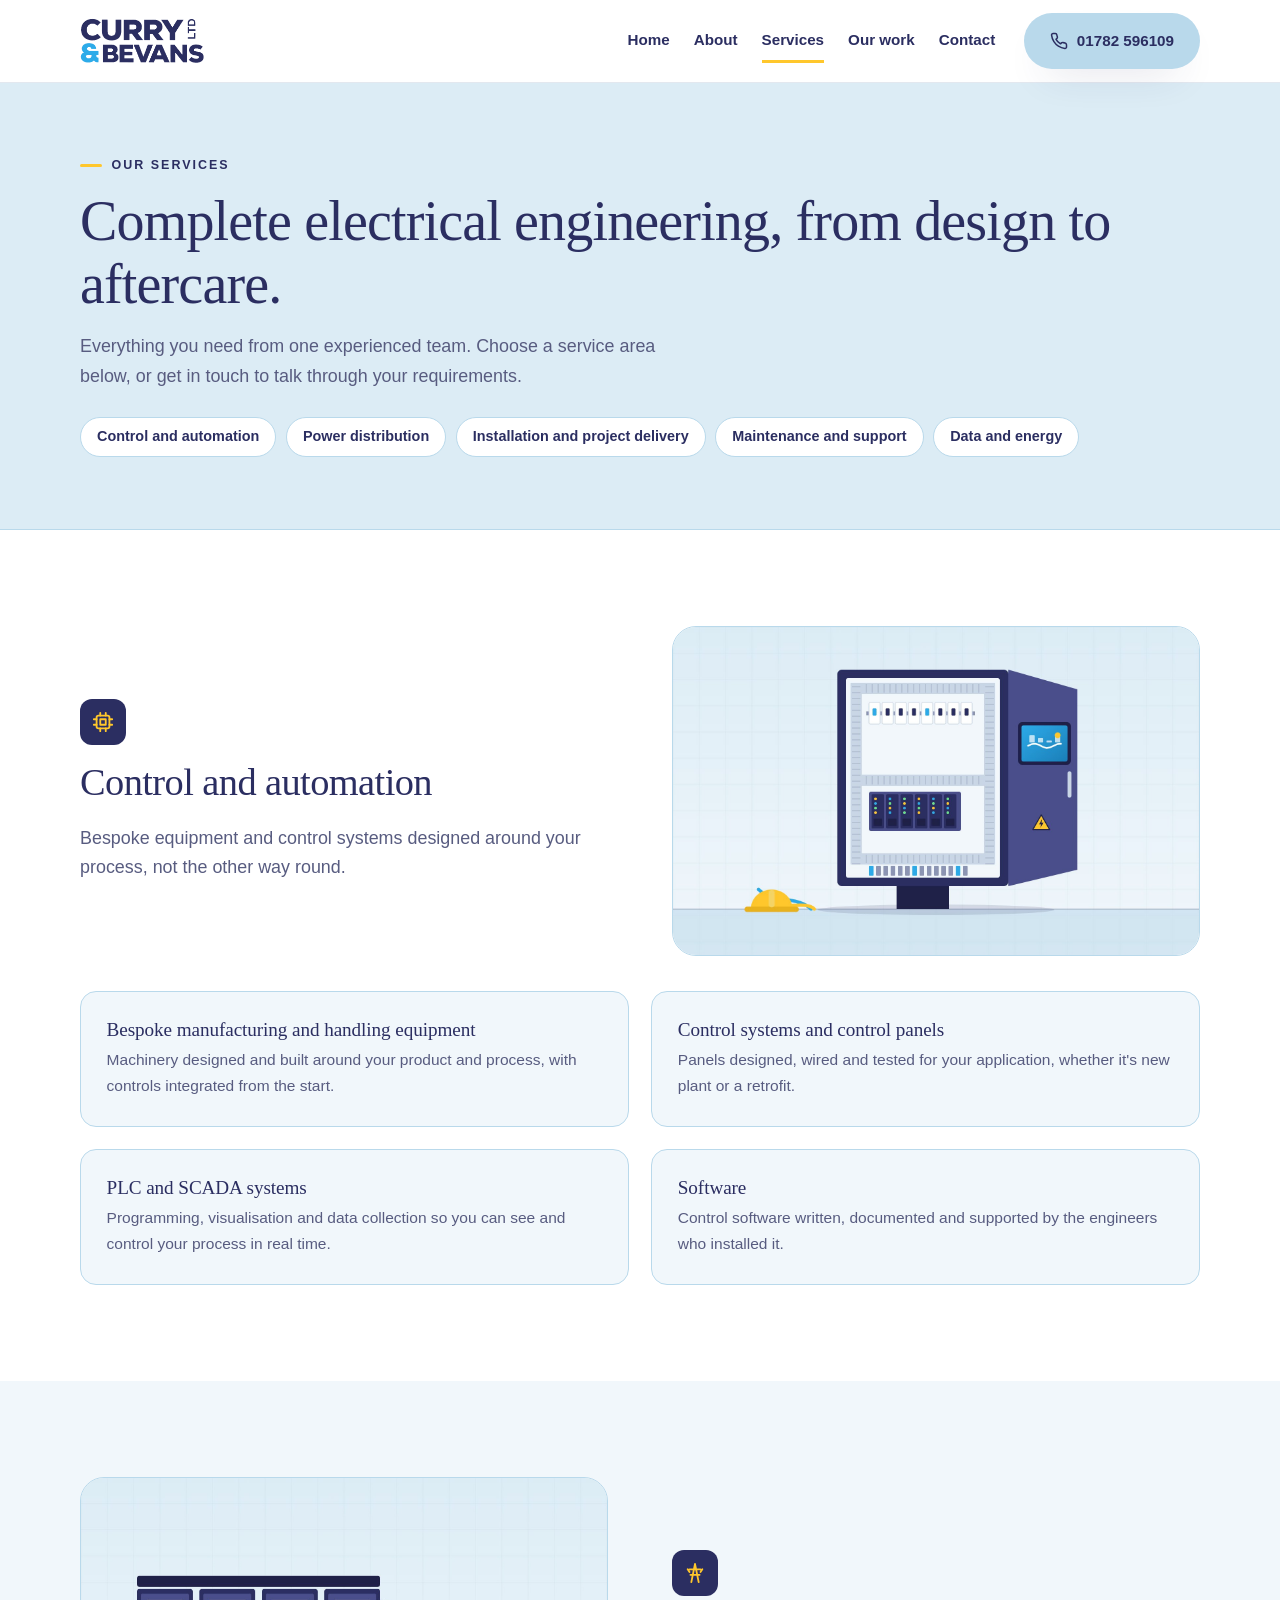
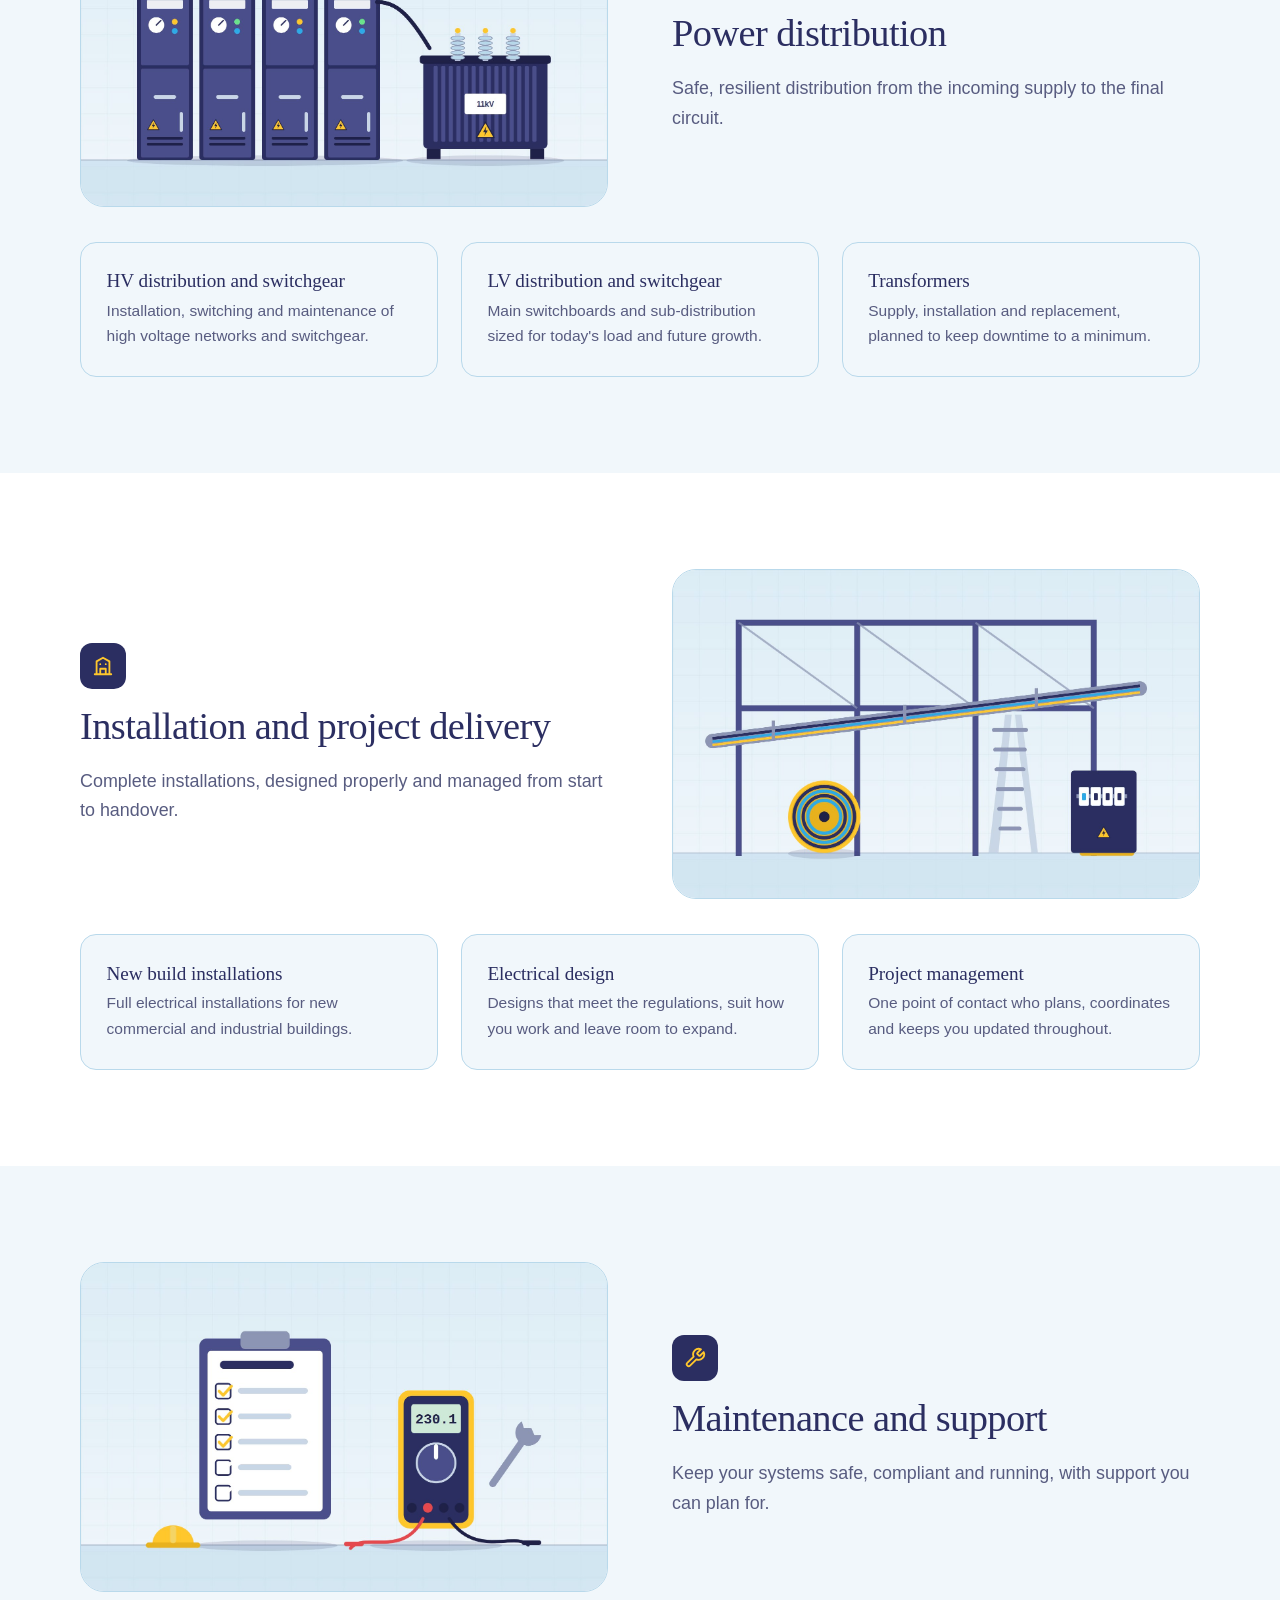
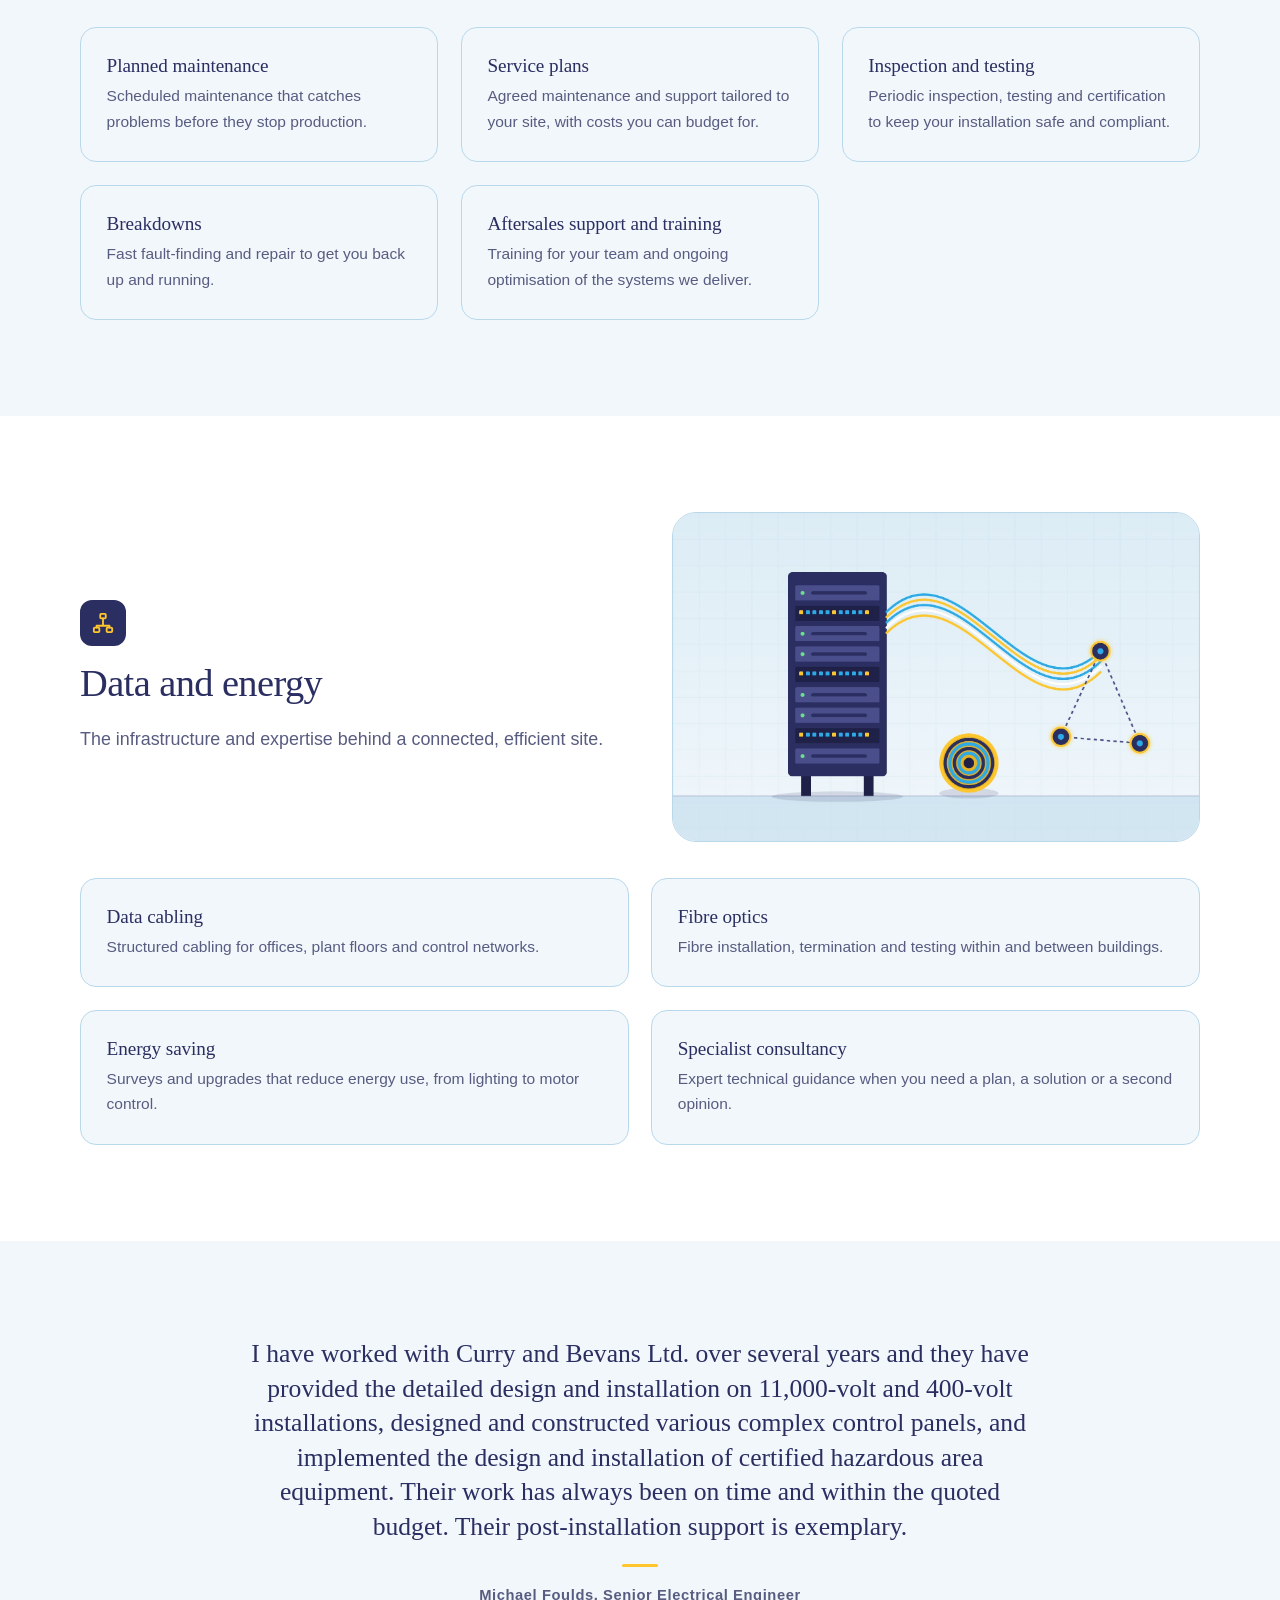
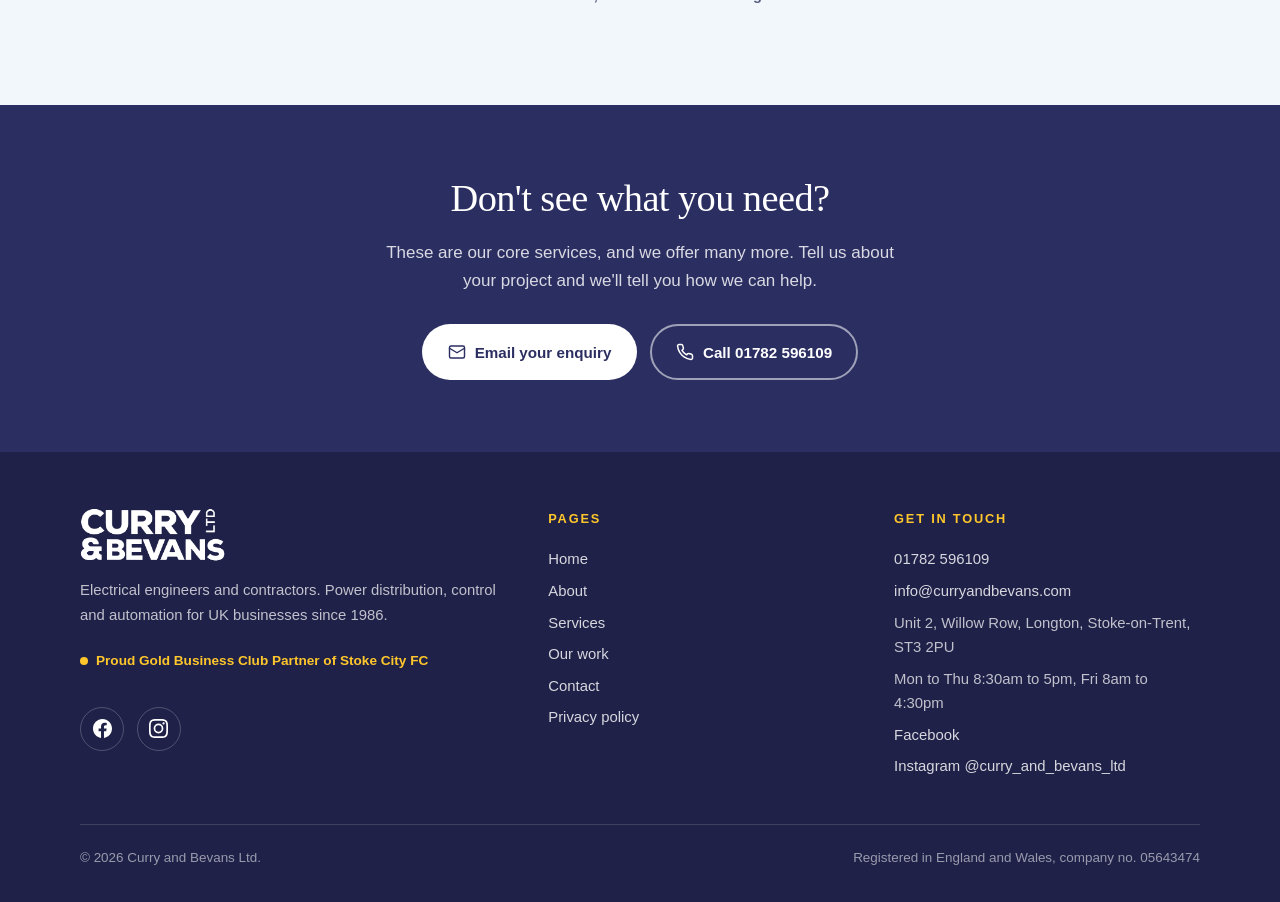
<file: services.html>
<!DOCTYPE html>
<html lang="en-GB">
<head>
<meta charset="utf-8">
<meta name="viewport" content="width=device-width, initial-scale=1">
<title>Services | Curry and Bevans Ltd.</title>
<meta name="description" content="Control panels, PLC and SCADA, HV and LV switchgear, transformers, installations, maintenance, service plans, inspection and testing, data and fibre.">
<link rel="canonical" href="https://www.curryandbevans.com/services.html">
<meta property="og:title" content="Services | Curry and Bevans Ltd.">
<meta property="og:description" content="Control panels, PLC and SCADA, HV and LV switchgear, transformers, installations, maintenance, service plans, inspection and testing, data and fibre.">
<meta property="og:type" content="website">
<meta property="og:image" content="https://www.curryandbevans.com/logo-badge.png">
<meta name="theme-color" content="#2B2E61">
<link rel="icon" type="image/png" href="favicon.png">
<link rel="apple-touch-icon" href="apple-touch-icon.png">
<link rel="stylesheet" href="style.css">
</head>
<body>
<a class="skip-link" href="#main">Skip to content</a>
<header class="site-header">
  <div class="wrap">
    <a class="brand" href="index.html"><img src="logo-wordmark.png" alt="Curry and Bevans Ltd." width="488" height="180"></a>
    <button class="nav-toggle" type="button" aria-expanded="false" aria-controls="site-nav" aria-label="Open menu"><svg viewBox="0 0 24 24" fill="none" stroke="currentColor" stroke-width="2" stroke-linecap="round" aria-hidden="true"><line x1="3" y1="6" x2="21" y2="6"/><line x1="3" y1="12" x2="21" y2="12"/><line x1="3" y1="18" x2="21" y2="18"/></svg></button>
    <nav class="site-nav" id="site-nav" aria-label="Main"><ul><li><a href="index.html">Home</a></li><li><a href="about.html">About</a></li><li><a href="services.html" aria-current="page">Services</a></li><li><a href="our-work.html">Our work</a></li><li><a href="contact.html">Contact</a></li></ul></nav>
    <a class="btn btn--primary header-cta" href="tel:+441782596109"><svg viewBox="0 0 24 24" fill="none" stroke="currentColor" stroke-width="2" stroke-linecap="round" stroke-linejoin="round" aria-hidden="true"><path d="M22 16.9v3a2 2 0 0 1-2.2 2 19.8 19.8 0 0 1-8.6-3.1 19.5 19.5 0 0 1-6-6A19.8 19.8 0 0 1 2.1 4.2 2 2 0 0 1 4.1 2h3a2 2 0 0 1 2 1.7c.1.9.4 1.8.7 2.7a2 2 0 0 1-.5 2.1L8 9.8a16 16 0 0 0 6 6l1.3-1.3a2 2 0 0 1 2.1-.4c.9.3 1.8.6 2.7.7a2 2 0 0 1 1.7 2z"/></svg> 01782 596109</a>
  </div>
</header>
<main id="main">
<section class="page-head"><div class="wrap">
  <p class="eyebrow">Our services</p>
  <h1>Complete electrical engineering, from design to aftercare.</h1>
  <p class="lede">Everything you need from one experienced team. Choose a service area below, or get in touch to talk through your requirements.</p><nav class="jump" aria-label="Service groups"><a href="#control">Control and automation</a><a href="#power">Power distribution</a><a href="#install">Installation and project delivery</a><a href="#maintenance">Maintenance and support</a><a href="#data">Data and energy</a></nav>
</div></section>
<section class="section" id="control"><div class="wrap">
  <div class="split svc-split" style="margin-bottom:2.2rem">
    <div class="reveal">
      <div class="card__icon"><svg viewBox="0 0 24 24" fill="none" stroke="currentColor" stroke-width="2" stroke-linecap="round" stroke-linejoin="round" aria-hidden="true"><rect x="5" y="5" width="14" height="14" rx="2"/><rect x="9" y="9" width="6" height="6"/><path d="M9 2v3M15 2v3M9 19v3M15 19v3M2 9h3M2 15h3M19 9h3M19 15h3"/></svg></div>
      <h2>Control and automation</h2>
      <p class="lede">Bespoke equipment and control systems designed around your process, not the other way round.</p>
    </div>
    <div class="reveal"><div class="split__photo"><img src="services-control.jpg" alt="Control and automation" loading="lazy" onerror="this.remove()"></div></div>
  </div>
  <div class="grid grid--2"><div class="card reveal"><h3>Bespoke manufacturing and handling equipment</h3><p>Machinery designed and built around your product and process, with controls integrated from the start.</p></div><div class="card reveal"><h3>Control systems and control panels</h3><p>Panels designed, wired and tested for your application, whether it's new plant or a retrofit.</p></div><div class="card reveal"><h3>PLC and SCADA systems</h3><p>Programming, visualisation and data collection so you can see and control your process in real time.</p></div><div class="card reveal"><h3>Software</h3><p>Control software written, documented and supported by the engineers who installed it.</p></div></div>
</div></section>
<section class="section section--tint" id="power"><div class="wrap">
  <div class="split svc-split split--reverse" style="margin-bottom:2.2rem">
    <div class="reveal">
      <div class="card__icon"><svg viewBox="0 0 24 24" fill="none" stroke="currentColor" stroke-width="2" stroke-linecap="round" stroke-linejoin="round" aria-hidden="true"><path d="M8 22 12 2l4 20M6 8h12M7 14h10M4 8l2 3M20 8l-2 3"/></svg></div>
      <h2>Power distribution</h2>
      <p class="lede">Safe, resilient distribution from the incoming supply to the final circuit.</p>
    </div>
    <div class="reveal"><div class="split__photo"><img src="services-power.jpg" alt="Power distribution" loading="lazy" onerror="this.remove()"></div></div>
  </div>
  <div class="grid grid--3"><div class="card reveal"><h3>HV distribution and switchgear</h3><p>Installation, switching and maintenance of high voltage networks and switchgear.</p></div><div class="card reveal"><h3>LV distribution and switchgear</h3><p>Main switchboards and sub-distribution sized for today's load and future growth.</p></div><div class="card reveal"><h3>Transformers</h3><p>Supply, installation and replacement, planned to keep downtime to a minimum.</p></div></div>
</div></section>
<section class="section" id="install"><div class="wrap">
  <div class="split svc-split" style="margin-bottom:2.2rem">
    <div class="reveal">
      <div class="card__icon"><svg viewBox="0 0 24 24" fill="none" stroke="currentColor" stroke-width="2" stroke-linecap="round" stroke-linejoin="round" aria-hidden="true"><path d="M3 21h18M5 21V7l7-4 7 4v14M9 21v-6h6v6M9 10h.01M15 10h.01"/></svg></div>
      <h2>Installation and project delivery</h2>
      <p class="lede">Complete installations, designed properly and managed from start to handover.</p>
    </div>
    <div class="reveal"><div class="split__photo"><img src="services-install.jpg" alt="Installation and project delivery" loading="lazy" onerror="this.remove()"></div></div>
  </div>
  <div class="grid grid--3"><div class="card reveal"><h3>New build installations</h3><p>Full electrical installations for new commercial and industrial buildings.</p></div><div class="card reveal"><h3>Electrical design</h3><p>Designs that meet the regulations, suit how you work and leave room to expand.</p></div><div class="card reveal"><h3>Project management</h3><p>One point of contact who plans, coordinates and keeps you updated throughout.</p></div></div>
</div></section>
<section class="section section--tint" id="maintenance"><div class="wrap">
  <div class="split svc-split split--reverse" style="margin-bottom:2.2rem">
    <div class="reveal">
      <div class="card__icon"><svg viewBox="0 0 24 24" fill="none" stroke="currentColor" stroke-width="2" stroke-linecap="round" stroke-linejoin="round" aria-hidden="true"><path d="M14.7 6.3a1 1 0 0 0 0 1.4l1.6 1.6a1 1 0 0 0 1.4 0l3.77-3.77a6 6 0 0 1-7.94 7.94l-6.91 6.91a2.12 2.12 0 0 1-3-3l6.91-6.91a6 6 0 0 1 7.94-7.94l-3.76 3.76z"/></svg></div>
      <h2>Maintenance and support</h2>
      <p class="lede">Keep your systems safe, compliant and running, with support you can plan for.</p>
    </div>
    <div class="reveal"><div class="split__photo"><img src="services-maint.jpg" alt="Maintenance and support" loading="lazy" onerror="this.remove()"></div></div>
  </div>
  <div class="grid grid--3"><div class="card reveal"><h3>Planned maintenance</h3><p>Scheduled maintenance that catches problems before they stop production.</p></div><div class="card reveal"><h3>Service plans</h3><p>Agreed maintenance and support tailored to your site, with costs you can budget for.</p></div><div class="card reveal"><h3>Inspection and testing</h3><p>Periodic inspection, testing and certification to keep your installation safe and compliant.</p></div><div class="card reveal"><h3>Breakdowns</h3><p>Fast fault-finding and repair to get you back up and running.</p></div><div class="card reveal"><h3>Aftersales support and training</h3><p>Training for your team and ongoing optimisation of the systems we deliver.</p></div></div>
</div></section>
<section class="section" id="data"><div class="wrap">
  <div class="split svc-split" style="margin-bottom:2.2rem">
    <div class="reveal">
      <div class="card__icon"><svg viewBox="0 0 24 24" fill="none" stroke="currentColor" stroke-width="2" stroke-linecap="round" stroke-linejoin="round" aria-hidden="true"><rect x="9" y="2" width="6" height="5" rx="1"/><rect x="2" y="17" width="6" height="5" rx="1"/><rect x="16" y="17" width="6" height="5" rx="1"/><path d="M12 7v5M5 17v-2h14v2M12 12v3"/></svg></div>
      <h2>Data and energy</h2>
      <p class="lede">The infrastructure and expertise behind a connected, efficient site.</p>
    </div>
    <div class="reveal"><div class="split__photo"><img src="services-data.jpg" alt="Data and energy" loading="lazy" onerror="this.remove()"></div></div>
  </div>
  <div class="grid grid--2"><div class="card reveal"><h3>Data cabling</h3><p>Structured cabling for offices, plant floors and control networks.</p></div><div class="card reveal"><h3>Fibre optics</h3><p>Fibre installation, termination and testing within and between buildings.</p></div><div class="card reveal"><h3>Energy saving</h3><p>Surveys and upgrades that reduce energy use, from lighting to motor control.</p></div><div class="card reveal"><h3>Specialist consultancy</h3><p>Expert technical guidance when you need a plan, a solution or a second opinion.</p></div></div>
</div></section>
<section class="section section--tint"><div class="wrap pull-quote reveal">
  <blockquote>I have worked with Curry and Bevans Ltd. over several years and they have provided the detailed design and installation on 11,000-volt and 400-volt installations, designed and constructed various complex control panels, and implemented the design and installation of certified hazardous area equipment. Their work has always been on time and within the quoted budget. Their post-installation support is exemplary.</blockquote>
  <cite>Michael Foulds, Senior Electrical Engineer</cite>
</div></section><section class="cta-band"><div class="wrap">
  <h2>Don't see what you need?</h2>
  <p>These are our core services, and we offer many more. Tell us about your project and we'll tell you how we can help.</p>
  <div class="btn-row">
    <a class="btn btn--light" href="mailto:info@curryandbevans.com?subject=Project%20enquiry&body=Hello%20Curry%20and%20Bevans%20Ltd.%2C%0A%0ASite%20location%3A%0AWhat%20we%20need%20%28installation%2C%20upgrade%2C%20maintenance%2C%20breakdown%2C%20other%29%3A%0ATimescales%3A%0ABest%20contact%20number%3A%0A%0AThanks%2C%0A"><svg viewBox="0 0 24 24" fill="none" stroke="currentColor" stroke-width="1.9" stroke-linecap="round" stroke-linejoin="round" aria-hidden="true"><rect x="2" y="4" width="20" height="16" rx="2"/><path d="m22 7-10 6L2 7"/></svg> Email your enquiry</a>
    <a class="btn btn--outline-light" href="tel:+441782596109"><svg viewBox="0 0 24 24" fill="none" stroke="currentColor" stroke-width="2" stroke-linecap="round" stroke-linejoin="round" aria-hidden="true"><path d="M22 16.9v3a2 2 0 0 1-2.2 2 19.8 19.8 0 0 1-8.6-3.1 19.5 19.5 0 0 1-6-6A19.8 19.8 0 0 1 2.1 4.2 2 2 0 0 1 4.1 2h3a2 2 0 0 1 2 1.7c.1.9.4 1.8.7 2.7a2 2 0 0 1-.5 2.1L8 9.8a16 16 0 0 0 6 6l1.3-1.3a2 2 0 0 1 2.1-.4c.9.3 1.8.6 2.7.7a2 2 0 0 1 1.7 2z"/></svg> Call 01782 596109</a>
  </div>
</div></section></main>
<footer class="site-footer">
  <div class="wrap">
    <div class="footer-grid">
      <div>
        <img class="footer-logo" src="logo-wordmark-white.png" alt="Curry and Bevans Ltd.">
        <p>Electrical engineers and contractors. Power distribution, control and automation for UK businesses since 1986.</p>
        <p class="footer-partner">Proud Gold Business Club Partner of Stoke City FC</p>
        <div class="footer-social">
          <a href="https://www.facebook.com/share/18KANjBvnG/" aria-label="Curry and Bevans Ltd. on Facebook" target="_blank" rel="noopener"><svg viewBox="0 0 24 24" fill="currentColor" aria-hidden="true"><path d="M24 12.07C24 5.4 18.63 0 12 0S0 5.4 0 12.07C0 18.1 4.39 23.1 10.13 24v-8.44H7.08v-3.49h3.05V9.41c0-3.02 1.79-4.69 4.53-4.69 1.31 0 2.68.24 2.68.24v2.97h-1.51c-1.49 0-1.96.93-1.96 1.89v2.25h3.33l-.53 3.49h-2.8V24C19.61 23.1 24 18.1 24 12.07"/></svg></a>
          <a href="https://www.instagram.com/curry_and_bevans_ltd/" aria-label="Curry and Bevans Ltd. on Instagram" target="_blank" rel="noopener"><svg viewBox="0 0 24 24" fill="currentColor" aria-hidden="true"><path d="M12 2.16c3.2 0 3.58.01 4.85.07 1.17.05 1.8.25 2.23.41.56.22.96.48 1.38.9.42.42.68.82.9 1.38.16.42.36 1.06.41 2.23.06 1.27.07 1.65.07 4.85s-.01 3.58-.07 4.85c-.05 1.17-.25 1.8-.41 2.23-.22.56-.48.96-.9 1.38-.42.42-.82.68-1.38.9-.42.16-1.06.36-2.23.41-1.27.06-1.65.07-4.85.07s-3.58-.01-4.85-.07c-1.17-.05-1.8-.25-2.23-.41-.56-.22-.96-.48-1.38-.9a3.8 3.8 0 0 1-.9-1.38c-.16-.42-.36-1.06-.41-2.23-.06-1.27-.07-1.65-.07-4.85s.01-3.58.07-4.85c.05-1.17.25-1.8.41-2.23.22-.56.48-.96.9-1.38.42-.42.82-.68 1.38-.9.42-.16 1.06-.36 2.23-.41C8.42 2.17 8.8 2.16 12 2.16M12 0C8.74 0 8.33.01 7.05.07 5.78.13 4.9.33 4.14.63c-.79.3-1.46.71-2.13 1.38A5.9 5.9 0 0 0 .63 4.14c-.3.76-.5 1.64-.56 2.91C.01 8.33 0 8.74 0 12s.01 3.67.07 4.95c.06 1.27.26 2.15.56 2.91.3.79.71 1.46 1.38 2.13.67.67 1.34 1.08 2.13 1.38.76.3 1.64.5 2.91.56C8.33 23.99 8.74 24 12 24s3.67-.01 4.95-.07c1.27-.06 2.15-.26 2.91-.56.79-.3 1.46-.71 2.13-1.38.67-.67 1.08-1.34 1.38-2.13.3-.76.5-1.64.56-2.91.06-1.28.07-1.69.07-4.95s-.01-3.67-.07-4.95c-.06-1.27-.26-2.15-.56-2.91-.3-.79-.71-1.46-1.38-2.13A5.9 5.9 0 0 0 19.86.63c-.76-.3-1.64-.5-2.91-.56C15.67.01 15.26 0 12 0m0 5.84a6.16 6.16 0 1 0 0 12.32 6.16 6.16 0 0 0 0-12.32M12 16a4 4 0 1 1 0-8 4 4 0 0 1 0 8m7.85-10.4a1.44 1.44 0 1 1-2.88 0 1.44 1.44 0 0 1 2.88 0"/></svg></a>
        </div>
      </div>
      <div>
        <h4>Pages</h4>
        <ul><li><a href="index.html">Home</a></li><li><a href="about.html">About</a></li><li><a href="services.html">Services</a></li><li><a href="our-work.html">Our work</a></li><li><a href="contact.html">Contact</a></li><li><a href="privacy.html">Privacy policy</a></li></ul>
      </div>
      <div>
        <h4>Get in touch</h4>
        <ul>
          <li><a href="tel:+441782596109">01782 596109</a></li>
          <li><a href="mailto:info@curryandbevans.com">info@curryandbevans.com</a></li>
          <li>Unit 2, Willow Row, Longton, Stoke-on-Trent, ST3 2PU</li>
          <li>Mon to Thu 8:30am to 5pm, Fri 8am to 4:30pm</li>
          <li><a href="https://www.facebook.com/share/18KANjBvnG/" target="_blank" rel="noopener">Facebook</a></li>
          <li><a href="https://www.instagram.com/curry_and_bevans_ltd/" target="_blank" rel="noopener">Instagram @curry_and_bevans_ltd</a></li>
        </ul>
      </div>
    </div>
    <div class="footer-base">
      <span>&copy; <span data-year>2026</span> Curry and Bevans Ltd.</span>
      <span>Registered in England and Wales, company no. 05643474</span>
    </div>
  </div>
</footer>
<a class="float-call" href="tel:+441782596109" aria-label="Call Curry and Bevans Ltd."><svg viewBox="0 0 24 24" fill="none" stroke="currentColor" stroke-width="2" stroke-linecap="round" stroke-linejoin="round" aria-hidden="true"><path d="M22 16.9v3a2 2 0 0 1-2.2 2 19.8 19.8 0 0 1-8.6-3.1 19.5 19.5 0 0 1-6-6A19.8 19.8 0 0 1 2.1 4.2 2 2 0 0 1 4.1 2h3a2 2 0 0 1 2 1.7c.1.9.4 1.8.7 2.7a2 2 0 0 1-.5 2.1L8 9.8a16 16 0 0 0 6 6l1.3-1.3a2 2 0 0 1 2.1-.4c.9.3 1.8.6 2.7.7a2 2 0 0 1 1.7 2z"/></svg></a>
<script src="main.js"></script>
</body>
</html>
</file>
<file: style.css>
:root {
  --badge: url("logo-badge.png");
}

/* ==========================================================================
   Curry & Bevans Ltd — Option A
   Structure from the Purrfect Sitting build.
   Palette: royal navy · Columbia blue · a touch of yellow
   ========================================================================== */

@import url('https://fonts.googleapis.com/css2?family=Fraunces:opsz,wght@9..144,400;9..144,500;9..144,600&family=Karla:wght@400;500;600;700&display=swap');

:root {
  --navy:        #2B2E61;   /* royal navy, matched to the logo */
  --navy-deep:   #1F2148;
  --sky:         #B9D9EB;   /* Columbia blue */
  --sky-soft:    #DCECF5;
  --sky-tint:    #F1F7FB;
  --gold:        #FFC72C;   /* the touch of yellow */
  --paper:       #FFFFFF;
  --paper-alt:   #F6F8FA;
  --ink:         #2B2E61;
  --ink-soft:    #585C80;
  --line:        #E3E8EF;

  --display: 'Fraunces', Georgia, 'Times New Roman', serif;
  --body:    'Karla', -apple-system, BlinkMacSystemFont, 'Segoe UI', Helvetica, Arial, sans-serif;

  --wrap: 1120px;
  --radius: 16px;
  --radius-sm: 10px;
  --shadow: 0 18px 40px -24px rgba(43, 46, 97, .45);
  --shadow-lift: 0 26px 50px -26px rgba(43, 46, 97, .55);
}

/* ---------- Base ---------- */
*, *::before, *::after { box-sizing: border-box; }
html { scroll-behavior: smooth; }
body {
  margin: 0;
  font-family: var(--body);
  font-size: 17px;
  line-height: 1.65;
  color: var(--ink);
  background: var(--paper);
  -webkit-font-smoothing: antialiased;
  overflow-x: clip;
}
img { max-width: 100%; display: block; }
a { color: var(--navy); text-decoration-color: var(--gold); text-decoration-thickness: 2px; text-underline-offset: 3px; }
a:hover { color: var(--navy-deep); }

h1, h2, h3 {
  font-family: var(--display);
  font-weight: 500;
  font-variation-settings: 'SOFT' 0, 'WONK' 0;
  line-height: 1.12;
  letter-spacing: -0.015em;
  color: var(--navy);
  margin: 0 0 .5em;
}
h1 { font-size: clamp(2.2rem, 5.2vw, 3.5rem); }
h2 { font-size: clamp(1.7rem, 3.4vw, 2.4rem); }
h3 { font-size: 1.2rem; letter-spacing: -0.005em; }
p  { margin: 0 0 1.1em; }
p:last-child { margin-bottom: 0; }

.wrap { width: min(100% - 2.5rem, var(--wrap)); margin-inline: auto; }

.eyebrow {
  display: flex; align-items: center; gap: .6rem;
  font-family: var(--body);
  font-size: .78rem;
  font-weight: 700;
  letter-spacing: .16em;
  text-transform: uppercase;
  color: var(--navy);
  margin: 0 0 .9rem;
}
.eyebrow::before { content: ''; width: 22px; height: 3px; border-radius: 2px; background: var(--gold); flex: none; }
.section-head.is-centred .eyebrow { justify-content: center; }

.lede { font-size: 1.12rem; color: var(--ink-soft); }

.section { padding: clamp(3.5rem, 8vw, 6rem) 0; }
.section--tint { background: var(--sky-tint); }
.section--alt  { background: var(--paper-alt); }

.section-head { max-width: 60ch; margin-bottom: 2.6rem; }
.section-head.is-centred { margin-inline: auto; text-align: center; }

/* ---------- Buttons ---------- */
.btn {
  display: inline-flex; align-items: center; gap: .55rem;
  font-family: var(--body); font-weight: 700; font-size: .95rem;
  padding: .85rem 1.5rem;
  border-radius: 999px;
  border: 2px solid transparent;
  text-decoration: none;
  cursor: pointer;
  transition: transform .18s ease, box-shadow .18s ease, background .18s ease, color .18s ease;
}
.btn svg { width: 18px; height: 18px; flex: none; }
.btn--primary { background: var(--sky); color: var(--navy); box-shadow: var(--shadow); }
.btn--primary:hover { background: var(--navy); color: #fff; transform: translateY(-2px); }
.btn--ghost { border-color: var(--navy); color: var(--navy); }
.btn--ghost:hover { background: var(--navy); color: #fff; transform: translateY(-2px); }
.btn--light { background: #fff; color: var(--navy); }
.btn--light:hover { background: var(--gold); color: var(--navy); transform: translateY(-2px); }
.btn--outline-light { border-color: rgba(255,255,255,.55); color: #fff; }
.btn--outline-light:hover { background: rgba(255,255,255,.12); color: #fff; transform: translateY(-2px); }
.btn-row { display: flex; flex-wrap: wrap; gap: .8rem; }

/* ---------- Header ---------- */
.site-header {
  position: sticky; top: 0; z-index: 50;
  background: rgba(255,255,255,.94);
  backdrop-filter: blur(10px);
  border-bottom: 1px solid var(--line);
}
.site-header .wrap { display: flex; align-items: center; gap: 1rem; min-height: 82px; }
.brand { display: flex; align-items: center; margin-right: auto; text-decoration: none; }
.brand img { height: 46px; width: auto; }

.nav-toggle { display: none; background: none; border: 0; padding: .5rem; cursor: pointer; color: var(--navy); }
.nav-toggle svg { width: 26px; height: 26px; }

.site-nav ul { display: flex; align-items: center; gap: 1.5rem; list-style: none; margin: 0; padding: 0; }
.site-nav a {
  font-size: .95rem; font-weight: 600; text-decoration: none;
  color: var(--navy); padding: .3rem 0;
  border-bottom: 3px solid transparent;
}
.site-nav a:hover { border-bottom-color: var(--sky); }
.site-nav a[aria-current="page"] { border-bottom-color: var(--gold); }
.header-cta { margin-left: .8rem; }

@media (max-width: 960px) {
  .nav-toggle { display: inline-flex; order: 3; }
  .site-nav { order: 4; flex-basis: 100%; display: none; padding-bottom: 1.2rem; }
  .site-nav.is-open { display: block; }
  .site-nav ul { flex-direction: column; align-items: flex-start; gap: .2rem; }
  .site-nav a { display: block; padding: .6rem 0; width: 100%; }
  .header-cta { display: none; }
  .site-header .wrap { flex-wrap: wrap; }
}

/* ---------- Photo placeholders (logo badge until real photos are added) ---------- */
.hero-photo, .split__photo, .shot {
  background: var(--sky-soft) var(--badge) center 45% / 38% no-repeat;
  border: 1px solid var(--sky);
  overflow: hidden;
}
.hero-photo img, .split__photo img, .shot img { width: 100%; height: 100%; object-fit: cover; }

/* ---------- Hero ---------- */
.hero { padding: clamp(3rem, 7vw, 5.5rem) 0 clamp(3rem, 7vw, 5rem); background: linear-gradient(170deg, var(--sky-soft) 0%, #fff 72%); }
.hero .wrap { display: grid; grid-template-columns: 1fr; gap: clamp(2rem, 5vw, 4rem); align-items: center; }
.hero h1 { margin-bottom: .35em; }
.hero .lede { max-width: 44ch; margin-bottom: 1.8rem; }

.hero-visual { position: relative; max-width: 460px; margin: 1rem auto 2.5rem; }
.hero-photo { aspect-ratio: 4 / 3.4; border-radius: 24px; box-shadow: var(--shadow); }

/* Signature element: the site update card */
.update-card {
  position: relative; z-index: 2;
  width: min(320px, 92%);
  margin: -1.6rem auto 0;
  background: #fff;
  border: 1px solid var(--sky);
  border-radius: 18px;
  padding: 1.1rem 1.2rem;
  box-shadow: var(--shadow-lift);
}
.update-card__head { display: flex; align-items: center; gap: .6rem; margin-bottom: .6rem; }
.update-card__avatar {
  width: 34px; height: 34px; border-radius: 50%;
  background: var(--navy); color: var(--gold);
  display: grid; place-items: center; flex: none;
}
.update-card__avatar svg { width: 18px; height: 18px; }
.update-card__meta { display: block; font-size: .74rem; font-weight: 700; letter-spacing: .1em; text-transform: uppercase; color: var(--navy); line-height: 1.3; }
.update-card__time { display: block; font-size: .74rem; color: var(--ink-soft); font-weight: 500; letter-spacing: .04em; line-height: 1.3; }
.update-card p { font-size: .92rem; line-height: 1.55; color: var(--ink-soft); margin: 0; }
.update-card__status {
  display: inline-flex; align-items: center; gap: .4rem;
  margin-top: .8rem; font-size: .78rem; font-weight: 700; color: var(--navy);
  background: var(--sky-soft); border-radius: 999px; padding: .25rem .7rem;
}
.update-card__status::before { content: ''; width: 8px; height: 8px; border-radius: 50%; background: var(--gold); }

@media (min-width: 861px) {
  .hero .wrap { grid-template-columns: 1.05fr .95fr; }
  .hero-visual { max-width: none; margin: 0; }
  .hero-photo { aspect-ratio: 4 / 5; }
  .update-card { position: absolute; left: -18px; bottom: -26px; width: min(310px, 82%); margin: 0; }
}

/* ---------- Page banner (inner pages) ---------- */
.page-head { background: var(--sky-soft); padding: clamp(2.8rem, 6vw, 4.5rem) 0; border-bottom: 1px solid var(--sky); }
.page-head h1 { margin-bottom: .3em; }
.page-head .lede { max-width: 58ch; }
.jump { display: flex; flex-wrap: wrap; gap: .6rem; margin-top: 1.6rem; }
.jump a {
  background: #fff; border: 1px solid var(--sky); border-radius: 999px;
  padding: .45rem 1rem; font-size: .9rem; font-weight: 600; text-decoration: none;
}
.jump a:hover { border-color: var(--navy); }

/* ---------- Trust strip ---------- */
.trust { background: var(--navy); color: #fff; padding: 1.5rem 0; }
.trust ul { display: flex; flex-wrap: wrap; justify-content: center; gap: .8rem 2.4rem; list-style: none; margin: 0; padding: 0; }
.trust li { display: flex; align-items: center; gap: .55rem; font-size: .88rem; font-weight: 600; letter-spacing: .03em; }
.trust svg { width: 17px; height: 17px; color: var(--gold); flex: none; }

/* ---------- Cards ---------- */
.grid { display: grid; gap: 1.4rem; }
.grid--3 { grid-template-columns: repeat(3, 1fr); }
.grid--2 { grid-template-columns: repeat(2, 1fr); }
@media (max-width: 900px) { .grid--3 { grid-template-columns: 1fr 1fr; } }
@media (max-width: 640px) { .grid--3, .grid--2 { grid-template-columns: 1fr; } }
.grid > * { min-width: 0; }

.card {
  background: var(--sky-tint);
  border: 1px solid var(--sky);
  border-radius: var(--radius);
  padding: 1.7rem 1.6rem;
  transition: transform .2s ease, box-shadow .2s ease, background .2s ease;
}
.card:hover { transform: translateY(-3px); box-shadow: var(--shadow); background: var(--sky-soft); }
.card h3 { margin-bottom: .4rem; }
.card p { color: var(--ink-soft); font-size: .97rem; }
.card ul { margin: .9rem 0 0; padding: 0; list-style: none; }
.card li { display: flex; gap: .55rem; padding: .3rem 0; font-size: .95rem; color: var(--ink); }
.card li::before { content: ''; width: 7px; height: 7px; margin-top: .6rem; border-radius: 50%; background: var(--gold); flex: none; }
.card__icon {
  width: 46px; height: 46px;
  display: grid; place-items: center;
  border-radius: 12px;
  background: var(--navy);
  color: var(--gold);
  margin-bottom: 1rem;
}
.card__icon svg { width: 22px; height: 22px; }
.card { display: flex; flex-direction: column; }
.card a.more { align-self: flex-start; display: inline-block; margin-top: auto; padding-top: 1rem; font-weight: 700; font-size: .92rem; }

/* ---------- Timeline (how we work) ---------- */
.timeline { list-style: none; margin: 0; padding: 0; max-width: 760px; }
.timeline li { position: relative; padding: 0 0 2rem 3.6rem; border-left: 2px solid var(--sky); margin-left: 1.1rem; }
.timeline li:last-child { border-left-color: transparent; padding-bottom: 0; }
.timeline li::before {
  content: attr(data-step);
  position: absolute; left: -1.15rem; top: 0;
  width: 2.3rem; height: 2.3rem;
  display: grid; place-items: center;
  border-radius: 50%;
  background: var(--gold); color: var(--navy);
  font-family: var(--body); font-weight: 700; font-size: .85rem;
}
.timeline h3 { margin-bottom: .25rem; }
.timeline p { color: var(--ink-soft); font-size: .97rem; }

/* ---------- Note box ---------- */
.note-box { background: var(--sky-tint); border-left: 3px solid var(--gold); border-radius: var(--radius-sm); padding: 1.4rem 1.5rem; }
.note-box h3 { font-size: 1.05rem; }
.note-box p, .note-box li { color: var(--ink-soft); font-size: .96rem; }
.note-box ul { margin: 0; padding-left: 1.1rem; }
.note-box li { padding: .2rem 0; }

/* ---------- Sector pills ---------- */
.area-list { list-style: none; margin: 0; padding: 0; display: flex; flex-wrap: wrap; justify-content: center; gap: .7rem; }
.area-list li {
  display: flex; align-items: center; gap: .6rem;
  background: var(--sky-tint); border: 1px solid var(--sky);
  border-radius: 999px; padding: .6rem 1.1rem;
  font-weight: 600; font-size: .95rem;
  white-space: nowrap; max-width: 100%;
}
.area-list li::before { content: ''; width: 8px; height: 8px; border-radius: 50%; background: var(--gold); flex: none; }

/* ---------- Pull quote ---------- */
.pull-quote { max-width: 800px; margin-inline: auto; text-align: center; }
.pull-quote blockquote { font-family: var(--display); font-size: clamp(1.35rem, 3vw, 1.9rem); line-height: 1.35; color: var(--navy); margin: 0 0 1.2rem; }
.pull-quote cite { font-style: normal; font-weight: 700; font-size: .92rem; color: var(--ink-soft); letter-spacing: .04em; }
.pull-quote cite::before { content: ''; display: block; width: 36px; height: 3px; background: var(--gold); margin: 0 auto .9rem; border-radius: 2px; }

/* ---------- Projects ---------- */
.gallery { display: grid; grid-template-columns: repeat(auto-fill, minmax(min(100%, 300px), 1fr)); gap: 1.6rem; }
.project { background: #fff; border: 1px solid var(--line); border-radius: var(--radius); overflow: hidden; display: flex; flex-direction: column; transition: box-shadow .2s ease, transform .2s ease; }
.project:hover { box-shadow: var(--shadow); transform: translateY(-3px); }
.project .shot { aspect-ratio: 3 / 2; border: 0; border-bottom: 1px solid var(--sky); background-size: 26%; }
.project__body { padding: 1.3rem 1.4rem 1.5rem; display: flex; flex-direction: column; flex: 1; }
.tag { align-self: flex-start; font-size: .72rem; font-weight: 700; letter-spacing: .1em; text-transform: uppercase; background: var(--navy); color: #fff; padding: .25rem .7rem; border-radius: 999px; margin-bottom: .8rem; }
.project p { color: var(--ink-soft); font-size: .95rem; }
.project .scope { margin-top: auto; padding-top: .9rem; border-top: 1px solid var(--line); font-size: .86rem; color: var(--ink-soft); }
.project .scope strong { color: var(--navy); }
.project[hidden] { display: none; }

.filters { display: flex; flex-wrap: wrap; gap: .6rem; margin-bottom: 2rem; }
.filters button {
  font: 600 .92rem var(--body); color: var(--navy);
  background: #fff; border: 1px solid var(--sky);
  border-radius: 999px; padding: .55rem 1.1rem; cursor: pointer;
}
.filters button:hover { border-color: var(--navy); }
.filters button[aria-pressed="true"] { background: var(--navy); border-color: var(--navy); color: #fff; }

/* ---------- Split content ---------- */
.split { display: grid; gap: clamp(2rem, 5vw, 4rem); align-items: center; grid-template-columns: 1fr; }
.split > * { min-width: 0; }
.split__photo { aspect-ratio: 4 / 3.4; border-radius: 24px; }
@media (min-width: 861px) {
  .split { grid-template-columns: 1fr 1fr; }
  .split__photo { aspect-ratio: 4 / 5; }
  .split--reverse > :first-child { order: 2; }
}

/* ---------- Stats ---------- */
.stats { display: grid; grid-template-columns: repeat(2, 1fr); gap: 1rem; margin-top: 1.8rem; }
.stat { background: var(--sky-tint); border: 1px solid var(--sky); border-radius: var(--radius-sm); padding: 1rem 1.1rem; }
.stat strong { display: block; font-family: var(--display); font-size: 1.8rem; font-weight: 500; line-height: 1.1; color: var(--navy); }
.stat span { font-size: .88rem; color: var(--ink-soft); }

/* ---------- Contact ---------- */
.contact-list { display: grid; gap: .7rem; margin-top: 1.4rem; }
.contact-row {
  display: flex; align-items: center; gap: .9rem;
  padding: .95rem 1.1rem;
  background: var(--sky-tint); border: 1px solid var(--sky);
  border-radius: var(--radius-sm);
  text-decoration: none;
  transition: background .18s ease, transform .18s ease;
}
a.contact-row:hover { background: var(--sky-soft); transform: translateY(-2px); }
.contact-row__icon { width: 40px; height: 40px; display: grid; place-items: center; flex: none; border-radius: 50%; background: var(--navy); color: var(--gold); }
.contact-row__icon svg { width: 19px; height: 19px; }
.contact-row strong { display: block; color: var(--navy); font-size: .98rem; overflow-wrap: anywhere; }
.contact-row em { display: block; font-style: normal; font-size: .86rem; color: var(--ink-soft); margin-top: .1rem; }
.map-slot {
  margin-top: 1.4rem; aspect-ratio: 16 / 10; border-radius: var(--radius);
  background: var(--sky-soft) var(--badge) center / 22% no-repeat;
  border: 1px dashed var(--sky);
  display: flex; align-items: flex-end; justify-content: center;
  padding: 1rem; font-size: .88rem; color: var(--ink-soft);
}

/* ---------- Prose ---------- */
.prose { max-width: 70ch; }
.prose h2 { font-size: 1.4rem; margin-top: 2rem; }
.prose p, .prose li { color: var(--ink-soft); }

/* ---------- CTA band ---------- */
.cta-band { background: var(--navy); color: #fff; padding: clamp(3rem, 7vw, 4.5rem) 0; text-align: center; }
.cta-band h2 { color: #fff; }
.cta-band p { color: rgba(255,255,255,.82); max-width: 54ch; margin-inline: auto; margin-bottom: 1.8rem; }
.cta-band .btn-row { justify-content: center; }

/* ---------- Footer ---------- */
.site-footer { background: var(--navy-deep); color: rgba(255,255,255,.72); padding: 3.5rem 0 2rem; font-size: .93rem; }
.site-footer h4 { font-family: var(--body); font-size: .8rem; letter-spacing: .14em; text-transform: uppercase; color: var(--gold); margin: 0 0 .9rem; }
.footer-grid { display: grid; grid-template-columns: 1.4fr 1fr 1fr; gap: 2.5rem; }
.footer-grid > * { min-width: 0; }
@media (max-width: 760px) { .footer-grid { grid-template-columns: 1fr; gap: 2rem; } }
.site-footer a { color: rgba(255,255,255,.82); text-decoration: none; overflow-wrap: anywhere; }
.site-footer a:hover { color: var(--gold); }
.site-footer ul { list-style: none; margin: 0; padding: 0; }
.site-footer li { padding: .22rem 0; }
.footer-logo { height: 54px; width: auto; margin-bottom: 1rem; }
.footer-base {
  margin-top: 2.6rem; padding-top: 1.4rem;
  border-top: 1px solid rgba(255,255,255,.14);
  display: flex; flex-wrap: wrap; gap: .6rem 1.5rem; justify-content: space-between;
  font-size: .84rem; color: rgba(255,255,255,.55);
}

/* ---------- Floating call button (mobile) ---------- */
.float-call {
  position: fixed; right: 18px; bottom: 18px; z-index: 60;
  width: 56px; height: 56px;
  display: none; place-items: center;
  border-radius: 50%;
  background: var(--gold); color: var(--navy);
  box-shadow: 0 10px 26px -8px rgba(0,0,0,.45);
}
.float-call svg { width: 24px; height: 24px; }
@media (max-width: 960px) { .float-call { display: grid; } }

/* ---------- Accessibility & motion ---------- */
:focus-visible { outline: 3px solid var(--gold); outline-offset: 3px; border-radius: 4px; }
.skip-link { position: absolute; left: -9999px; background: var(--navy); color: #fff; padding: .7rem 1.1rem; border-radius: 0 0 8px 0; z-index: 100; }
.skip-link:focus { left: 0; top: 0; color: #fff; }

.reveal { opacity: 0; transform: translateY(14px); transition: opacity .6s ease, transform .6s ease; }
.reveal.is-in { opacity: 1; transform: none; }

@media (prefers-reduced-motion: reduce) {
  html { scroll-behavior: auto; }
  *, *::before, *::after { animation-duration: .001ms !important; transition-duration: .001ms !important; }
  .reveal { opacity: 1; transform: none; }
}

p, li, a, h1, h2, h3, blockquote, cite { overflow-wrap: break-word; }

@media (max-width: 430px) {
  body { font-size: 16px; }
  .wrap { width: min(100% - 1.75rem, var(--wrap)); }
  .brand img { height: 38px; }
  .site-header .wrap { min-height: 68px; }
  .card { padding: 1.4rem 1.2rem; }
  .timeline li { padding-left: 2.9rem; margin-left: .9rem; }
  .timeline li::before { width: 2rem; height: 2rem; left: -1rem; }
  .btn { padding: .8rem 1.25rem; font-size: .9rem; }
}

/* Services: landscape photos so short intros don't leave empty space */
@media (min-width: 861px) { .svc-split .split__photo { aspect-ratio: 16 / 10; } }
.svc-split .split__photo { aspect-ratio: 16 / 10; }

/* ---------- Accreditations ---------- */
.accreds {
  list-style: none; margin: 0; padding: 0;
  display: flex; flex-wrap: wrap; justify-content: center; gap: 1rem;
}
.accreds > li { flex: 0 1 142px; }
.accred {
  background: #fff;
  border: 1px solid var(--line);
  border-radius: var(--radius-sm);
  height: 110px;
  display: grid; place-items: center;
  padding: 14px 18px;
  transition: transform .2s ease, box-shadow .2s ease, border-color .2s ease;
}
.accred:hover { transform: translateY(-2px); box-shadow: var(--shadow); border-color: var(--sky); }
.accred img { max-height: 68px; max-width: 100%; width: auto; height: auto; object-fit: contain; mix-blend-mode: multiply; }
@media (max-width: 430px) {
  .accreds { gap: .7rem; }
  .accreds > li { flex-basis: calc(33.333% - .47rem); }
  .accred { height: 76px; padding: 8px; }
  .accred img { max-height: 48px; }
}

/* ---------- Map ---------- */
.map-frame {
  margin-top: 1.4rem;
  aspect-ratio: 16 / 11;
  border-radius: var(--radius);
  overflow: hidden;
  border: 1px solid var(--sky);
  background: var(--sky-soft);
}
.map-frame iframe { width: 100%; height: 100%; border: 0; display: block; }
.map-link { margin-top: .7rem; font-weight: 700; font-size: .95rem; }

/* ---------- Testimonials ---------- */
.quote-card {
  margin: 0;
  background: var(--sky-tint);
  border: 1px solid var(--sky);
  border-radius: var(--radius);
  padding: 2.4rem 1.8rem 1.6rem;
  position: relative;
  display: flex; flex-direction: column;
}
.quote-card::before {
  content: '\201C';
  position: absolute; top: .2rem; left: 1.3rem;
  font-family: var(--display);
  font-size: 4.2rem; line-height: 1;
  color: var(--gold);
}
.quote-card blockquote { margin: 0 0 1.4rem; font-size: 1rem; line-height: 1.65; color: var(--ink); }
.quote-card figcaption { margin-top: auto; padding-top: 1rem; border-top: 1px solid var(--sky); }
.quote-card figcaption strong { display: block; color: var(--navy); font-size: .98rem; }
.quote-card figcaption span { display: block; color: var(--ink-soft); font-size: .88rem; }
.pull-quote blockquote { font-size: clamp(1.2rem, 2.4vw, 1.6rem); }

/* ---------- Social ---------- */
.footer-social { display: flex; gap: .8rem; margin-top: 1.2rem; }
.footer-social a {
  width: 42px; height: 42px;
  display: grid; place-items: center;
  border-radius: 50%;
  border: 1px solid rgba(255,255,255,.22);
  color: #fff;
  transition: background .18s ease, border-color .18s ease, color .18s ease;
}
.footer-social a:hover { background: var(--gold); border-color: var(--gold); color: var(--navy); }
.footer-social svg { width: 19px; height: 19px; }

/* ---------- Stoke City FC partnership ---------- */
.partner-img {
  width: 100%; height: auto;
  border-radius: 20px;
  box-shadow: var(--shadow);
  border: 1px solid var(--sky);
}
.footer-partner {
  display: inline-flex; align-items: center; gap: .5rem;
  margin-top: .4rem;
  font-size: .85rem; font-weight: 700; color: var(--gold);
}
.footer-partner::before { content: ''; width: 8px; height: 8px; border-radius: 50%; background: var(--gold); flex: none; }
.section.section--tint .quote-card { background: #fff; }

/* ---------- Real photos ---------- */
.split__photo--wide { aspect-ratio: 4 / 3; }
@media (min-width: 861px) { .split__photo.split__photo--wide { aspect-ratio: 4 / 3; } }

.community-grid { display: grid; grid-template-columns: 1fr 1fr; gap: 1.4rem; margin-top: 2.6rem; }
.community-grid > * { min-width: 0; }
@media (max-width: 640px) { .community-grid { grid-template-columns: 1fr; gap: 1rem; } }
.community-photo { margin: 0; }
.community-photo img {
  width: 100%; aspect-ratio: 3 / 2; object-fit: cover;
  border-radius: 18px; border: 1px solid var(--sky);
  box-shadow: var(--shadow);
}
.community-photo figcaption { margin-top: .6rem; font-size: .88rem; font-weight: 600; color: var(--ink-soft); }

/* Keep the van signwriting in frame when photos crop */
img[src$="hero.jpg"], img[src$="about-workshop.jpg"] { object-position: 50% 6%; }
img[src$="how-we-work.jpg"], img[src$="about-team.jpg"] { object-position: 50% 55%; }

/* ---------- Phone refinements ---------- */
@media (max-width: 560px) {
  .hero .btn-row .btn, .cta-band .btn-row .btn, .page-head .btn-row .btn { flex: 1 1 100%; justify-content: center; }
  .trust ul { flex-direction: column; align-items: center; gap: .45rem; }
  .section-head { margin-bottom: 1.8rem; }
  .update-card { width: 100%; }
  .hero-visual { margin-bottom: 1rem; }
  .contact-row { padding: .85rem .9rem; }
  .map-frame { aspect-ratio: 4 / 3; }
  .filters { flex-wrap: nowrap; overflow-x: auto; padding-bottom: .4rem; margin-inline: -.2rem; -webkit-overflow-scrolling: touch; }
  .filters button { flex: none; }
  .jump { flex-wrap: nowrap; overflow-x: auto; padding-bottom: .4rem; -webkit-overflow-scrolling: touch; }
  .jump a { flex: none; }
  .float-call { width: 52px; height: 52px; }
}
/* Tap targets */
.site-nav a { min-height: 44px; display: flex; align-items: center; }
@media (max-width: 960px) { .site-nav a { display: flex; } }
.footer-social a { min-width: 44px; min-height: 44px; }
</file>
